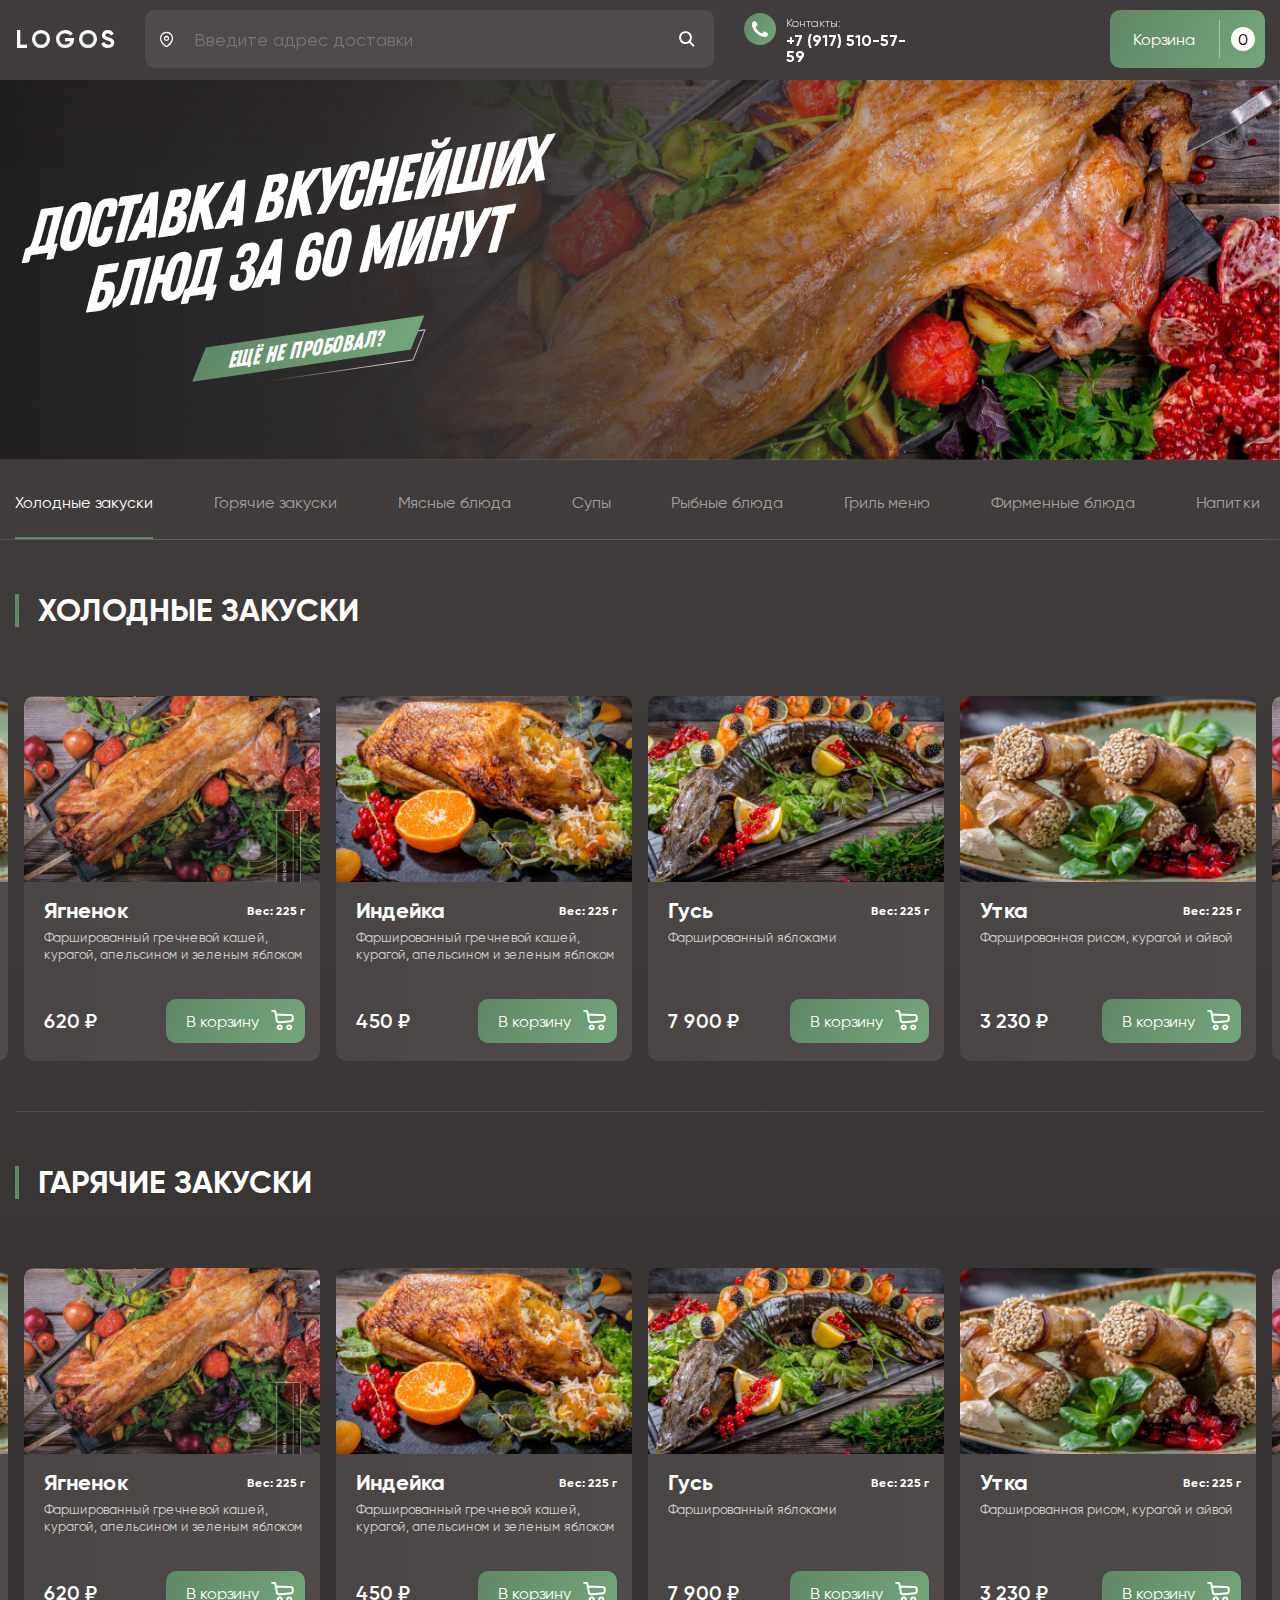
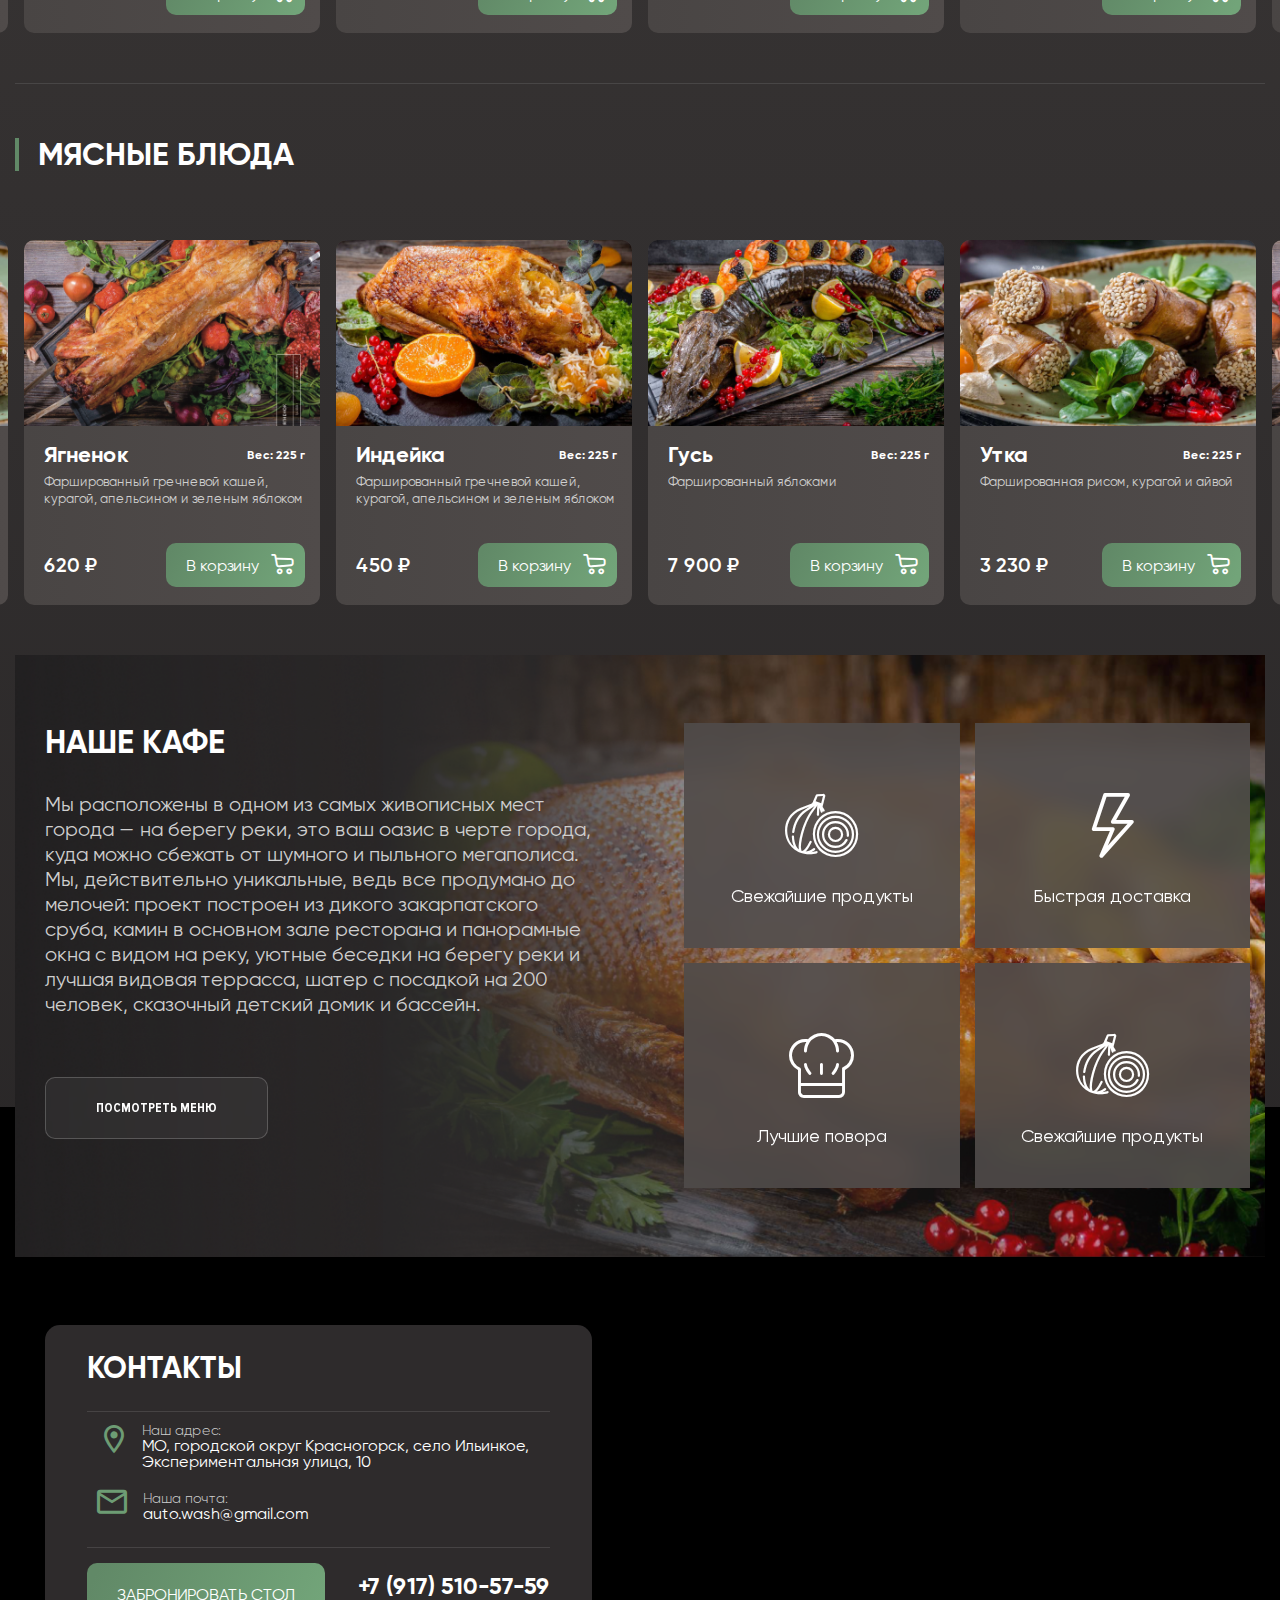
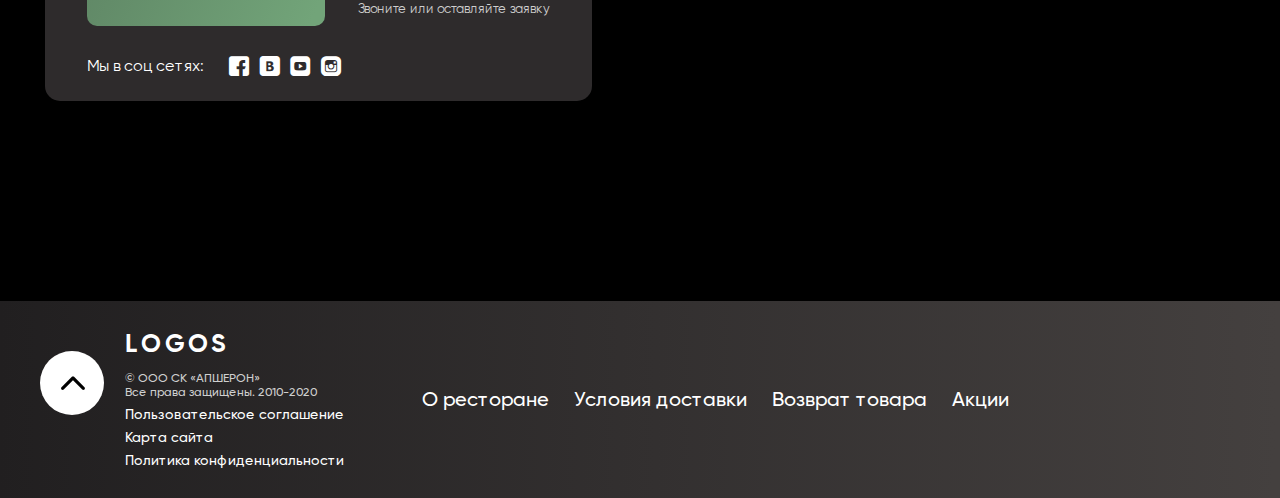
<file: index.html>
<!DOCTYPE html>
<html lang="ru">

<head>
	<title>Главная</title>
	<meta charset="UTF-8">
	<meta name="format-detection" content="telephone=no">
	<link rel="stylesheet" href="css/style.css?_v=20220510142419">
	<meta name="viewport" content="width=device-width, initial-scale=1.0">
</head>

<body>
	<div class="wrapper">
		<header data-scroll-show class="header">
			<div class="header__container">
				<div class="header__content">
					<div class="header__menu menu">
						<button type="button" class="menu__icon icon-menu"><span></span>
							<p class="icon-menu__text">МЕНЮ</p>
						</button>
						<nav class="menu__body">
							<ul class="menu__list">
								<li class="menu__item"><a href="index.html" class="menu__link">Главная</a></li>
								<li class="menu__item"><a href="stock.html" class="menu__link">Акции</a></li>
								<li class="menu__item"><a href="delivery.html" class="menu__link">Доставка</a></li>
								<li class="menu__item"><a href="card-product.html" class="menu__link">Карточка товара</a></li>

							</ul>
						</nav>
					</div>
					<a href="index.html" class="header__logo logo">LOGOS</a>
					<form data-da=".search-form-section__container,767,2" action="#" class="header__form-search search-form _icon-Location2">
						<input type="text" id="search" placeholder="Введите адрес доставки" class="search-form__input ">
						<button class="search-form__label _icon-search"></button>
					</form>
					<div class="header__contact contact-header ">
						<div class="contact-header__icon _icon-phone"></div>
						<div class="contact-header__info ">
							<h4 class="contact-header__title">Контакты:<br></h4>
							<a href="tel:+79175105759" class="contact-header__number">+7 (917) 510-57-59</a>
						</div>
					</div>
					<button data-popup="#popup" class="header__cart-button button cart-button cart-button_desktop">Корзина <p class="cart-button__counter">0</p></button>
					<button data-popup="#popup" hidden class="header__cart-button button cart-button cart-button_mobile _icon-cart">корзина <span class="cart-button__counter">0</span></button>
				</div>
			</div>
		</header>
		<section class="search-form-section">
			<div class="search-form-section__container">
			</div>
		</section>

		<main class="page">
			<section class="mainscreen ">
				<div class="mainscreen-ibg">
					<img src="img/main-bg.png" alt="">
					<div class="mainscreen__container">
						<div class="mainscreen__label">
							<h1 class="mainscreen__title">Доставка ВКУСНЕЙШИХ<br> БЛЮД ЗА 60 МИНУТ</h1>
							<h2 class="mainscreen__subtitle"><span>Ещё не пробовал?</span></h2>
						</div>
					</div>
				</div>
			</section>
			<section id="catalog" data-sticky data-tabs data-tabs-animate="500" class="catalog">
				<div data-sticky-item class="titles titles_sticky titles__slider">
					<ul data-tabs-titles class="titles__container titles__swiper">
						<li data-tabs-title class="titles__slide titles__name _tab-active"><button class="titles__button">Холодные закуски</button></li>
						<li data-tabs-title class="titles__slide titles__name"><button class="titles__button">Горячие закуски</button></li>
						<li data-tabs-title class="titles__slide titles__name"><button class="titles__button">Мясные блюда</button></li>
						<li data-tabs-title class="titles__slide titles__name"><button class="titles__button">Супы</button></li>
						<li data-tabs-title class="titles__slide titles__name"><button class="titles__button">Рыбные блюда</button></li>
						<li data-tabs-title class="titles__slide titles__name"><button class="titles__button">Гриль меню</button></li>
						<li data-tabs-title class="titles__slide titles__name"><button class="titles__button">Фирменные блюда</button></li>
						<li data-tabs-title class="titles__slide titles__name"><button class="titles__button">Напитки</button></li>
					</ul>
				</div>
				<div data-tabs-body class="catalog__categories">
					<div data-tabs-item class="catalog__category category">
						<div class="category__item">
							<div class="category__container">
								<h2 class="category__title">ХОЛОДНЫЕ ЗАКУСКИ</h2>
							</div>
							<div class="category__content">
								<div class="category__slider">
									<div class="category__cards category__swiper">
										<div class="category__card item-card category__slide">
											<a href="card-product.html" class="item-card__image-ibg">
												<img src="img/cards/item-card01.png" alt="">
											</a>
											<div class="item-card__info">
												<div class="item-card__header">
													<a href="#" class="item-card__name">Ягненок</a>
													<p class="item-card__weight">Вес:&nbsp;225&nbsp;г</p>
												</div>
												<p class="item-card__text"> Фаршированный гречневой кашей, курагой, апельсином и зеленым яблоком</p>
												<div class="item-card__buy">
													<p class="item-card__price">620&nbsp;₽</p>
													<button class="item-card__cart-button button button_green _icon-cart">В&nbsp;корзину</button>
												</div>
											</div>
										</div>
										<div class="category__card item-card category__slide">
											<a href="#" class="item-card__image-ibg">
												<img src="img/cards/item-card02.png" alt="">
											</a>
											<div class="item-card__info">
												<div class="item-card__header">
													<a href="#" class="item-card__name">Индейка</a>
													<p class="item-card__weight">Вес:&nbsp;225&nbsp;г</p>
												</div>
												<p class="item-card__text">Фаршированный гречневой кашей, курагой, апельсином и зеленым яблоком</p>
												<div class="item-card__buy">
													<p class="item-card__price">450&nbsp;₽</p>
													<button class="item-card__cart-button button button_green _icon-cart">В&nbsp;корзину</button>
												</div>
											</div>
										</div>
										<div class="category__card item-card category__slide">
											<a href="#" class="item-card__image-ibg">
												<img src="img/cards/item-card03.png" alt="">
											</a>
											<div class="item-card__info">
												<div class="item-card__header">
													<a href="#" class="item-card__name">Гусь</a>
													<p class="item-card__weight">Вес:&nbsp;225&nbsp;г</p>
												</div>
												<p class="item-card__text">Фаршированный яблоками</p>
												<div class="item-card__buy">
													<p class="item-card__price">7&nbsp;900&nbsp;₽</p>
													<button class="item-card__cart-button button button_green _icon-cart">В&nbsp;корзину</button>
												</div>
											</div>
										</div>
										<div class="category__card item-card category__slide">
											<a href="#" class="item-card__image-ibg">
												<img src="img/cards/item-card04.png" alt="">
											</a>
											<div class="item-card__info">
												<div class="item-card__header">
													<a href="#" class="item-card__name">Утка</a>
													<p class="item-card__weight">Вес:&nbsp;225&nbsp;г</p>
												</div>
												<p class="item-card__text">Фаршированная рисом, курагой и айвой </p>
												<div class="item-card__buy">
													<p class="item-card__price">3&nbsp;230&nbsp;₽</p>
													<button class="item-card__cart-button button button_green _icon-cart">В&nbsp;корзину</button>
												</div>
											</div>
										</div>
										<div class="category__card item-card category__slide">
											<div class="item-card__image-ibg">
												<img src="img/cards/item-card01.png" alt="">
											</div>
											<div class="item-card__info">
												<div class="item-card__header">
													<h3 class="item-card__name">Ягненок</h3>
													<p class="item-card__weight">Вес:&nbsp;225&nbsp;г</p>
												</div>
												<p class="item-card__text">Фаршированный гречневой кашей, курагой, апельсином и зеленым яблоком</p>
												<div class="item-card__buy">
													<p class="item-card__price">620&nbsp;₽</p>
													<button class="item-card__cart-button button button_green _icon-cart">В&nbsp;корзину</button>
												</div>
											</div>
										</div>
										<div class="category__card item-card category__slide">
											<div class="item-card__image-ibg">
												<img src="img/cards/item-card02.png" alt="">
											</div>
											<div class="item-card__info">
												<div class="item-card__header">
													<h3 class="item-card__name">Индейка</h3>
													<p class="item-card__weight">Вес:&nbsp;225&nbsp;г</p>
												</div>
												<p class="item-card__text">Фаршированный гречневой кашей, курагой, апельсином и зеленым яблоком</p>
												<div class="item-card__buy">
													<p class="item-card__price">450&nbsp;₽</p>
													<button class="item-card__cart-button button button_green _icon-cart">В&nbsp;корзину</button>
												</div>
											</div>
										</div>
										<div class="category__card item-card category__slide">
											<div class="item-card__image-ibg">
												<img src="img/cards/item-card03.png" alt="">
											</div>
											<div class="item-card__info">
												<div class="item-card__header">
													<h3 class="item-card__name">Гусь</h3>
													<p class="item-card__weight">Вес:&nbsp;225&nbsp;г</p>
												</div>
												<p class="item-card__text">Фаршированный яблоками</p>
												<div class="item-card__buy">
													<p class="item-card__price">7&nbsp;900&nbsp;₽</p>
													<button class="item-card__cart-button button button_green _icon-cart">В&nbsp;корзину</button>
												</div>
											</div>
										</div>
										<div class="category__card item-card category__slide">
											<div class="item-card__image-ibg">
												<img src="img/cards/item-card04.png" alt="">
											</div>
											<div class="item-card__info">
												<div class="item-card__header">
													<h3 class="item-card__name">Утка</h3>
													<p class="item-card__weight">Вес:&nbsp;225&nbsp;г</p>
												</div>
												<p class="item-card__text">Фаршированная рисом, курагой и айвой</p>
												<div class="item-card__buy">
													<p class="item-card__price">3&nbsp;230&nbsp;₽</p>
													<button class="item-card__cart-button button button_green _icon-cart">В корзину</button>
												</div>
											</div>
										</div>
									</div>
								</div>
							</div>
						</div>
						<div class="category__item">
							<div class="category__container">
								<h2 class="category__title">ГАРЯЧИЕ ЗАКУСКИ</h2>
							</div>
							<div class="category__content">
								<div class="category__slider">
									<div class="category__cards category__swiper">
										<div class="category__card item-card category__slide">
											<a href="#" class="item-card__image-ibg">
												<img src="img/cards/item-card01.png" alt="">
											</a>
											<div class="item-card__info">
												<div class="item-card__header">
													<a href="#" class="item-card__name">Ягненок</a>
													<p class="item-card__weight">Вес:&nbsp;225&nbsp;г</p>
												</div>
												<p class="item-card__text">Фаршированный гречневой кашей, курагой, апельсином и зеленым яблоком</p>
												<div class="item-card__buy">
													<p class="item-card__price">620&nbsp;₽</p>
													<button class="item-card__cart-button button button_green _icon-cart">В&nbsp;корзину</button>
												</div>
											</div>
										</div>
										<div class="category__card item-card category__slide">
											<a href="#" class="item-card__image-ibg">
												<img src="img/cards/item-card02.png" alt="">
											</a>
											<div class="item-card__info">
												<div class="item-card__header">
													<a href="#" class="item-card__name">Индейка</a>
													<p class="item-card__weight">Вес:&nbsp;225&nbsp;г</p>
												</div>
												<p class="item-card__text">Фаршированный гречневой кашей, курагой, апельсином и зеленым яблоком</p>
												<div class="item-card__buy">
													<p class="item-card__price">450&nbsp;₽</p>
													<button class="item-card__cart-button button button_green _icon-cart">В&nbsp;корзину</button>
												</div>
											</div>
										</div>
										<div class="category__card item-card category__slide">
											<a href="#" class="item-card__image-ibg">
												<img src="img/cards/item-card03.png" alt="">
											</a>
											<div class="item-card__info">
												<div class="item-card__header">
													<a href="#" class="item-card__name">Гусь</a>
													<p class="item-card__weight">Вес:&nbsp;225&nbsp;г</p>
												</div>
												<p class="item-card__text">Фаршированный яблоками</p>
												<div class="item-card__buy">
													<p class="item-card__price">7&nbsp;900&nbsp;₽</p>
													<button class="item-card__cart-button button button_green _icon-cart">В&nbsp;корзину</button>
												</div>
											</div>
										</div>
										<div class="category__card item-card category__slide">
											<a href="#" class="item-card__image-ibg">
												<img src="img/cards/item-card04.png" alt="">
											</a>
											<div class="item-card__info">
												<div class="item-card__header">
													<a href="#" class="item-card__name">Утка</a>
													<p class="item-card__weight">Вес:&nbsp;225&nbsp;г</p>
												</div>
												<p class="item-card__text">Фаршированная рисом, курагой и айвой </p>
												<div class="item-card__buy">
													<p class="item-card__price">3&nbsp;230&nbsp;₽</p>
													<button class="item-card__cart-button button button_green _icon-cart">В&nbsp;корзину</button>
												</div>
											</div>
										</div>
										<div class="category__card item-card category__slide">
											<div class="item-card__image-ibg">
												<img src="img/cards/item-card01.png" alt="">
											</div>
											<div class="item-card__info">
												<div class="item-card__header">
													<h3 class="item-card__name">Ягненок</h3>
													<p class="item-card__weight">Вес:&nbsp;225&nbsp;г</p>
												</div>
												<p class="item-card__text">Фаршированный гречневой кашей, курагой, апельсином и зеленым яблоком</p>
												<div class="item-card__buy">
													<p class="item-card__price">620&nbsp;₽</p>
													<button class="item-card__cart-button button button_green _icon-cart">В&nbsp;корзину</button>
												</div>
											</div>
										</div>
										<div class="category__card item-card category__slide">
											<div class="item-card__image-ibg">
												<img src="img/cards/item-card02.png" alt="">
											</div>
											<div class="item-card__info">
												<div class="item-card__header">
													<h3 class="item-card__name">Индейка</h3>
													<p class="item-card__weight">Вес:&nbsp;225&nbsp;г</p>
												</div>
												<p class="item-card__text">Фаршированный гречневой кашей, курагой, апельсином и зеленым яблоком</p>
												<div class="item-card__buy">
													<p class="item-card__price">450&nbsp;₽</p>
													<button class="item-card__cart-button button button_green _icon-cart">В&nbsp;корзину</button>
												</div>
											</div>
										</div>
										<div class="category__card item-card category__slide">
											<div class="item-card__image-ibg">
												<img src="img/cards/item-card03.png" alt="">
											</div>
											<div class="item-card__info">
												<div class="item-card__header">
													<h3 class="item-card__name">Гусь</h3>
													<p class="item-card__weight">Вес:&nbsp;225&nbsp;г</p>
												</div>
												<p class="item-card__text">Фаршированный яблоками</p>
												<div class="item-card__buy">
													<p class="item-card__price">7&nbsp;900&nbsp;₽</p>
													<button class="item-card__cart-button button button_green _icon-cart">В&nbsp;корзину</button>
												</div>
											</div>
										</div>
										<div class="category__card item-card category__slide">
											<div class="item-card__image-ibg">
												<img src="img/cards/item-card04.png" alt="">
											</div>
											<div class="item-card__info">
												<div class="item-card__header">
													<h3 class="item-card__name">Утка</h3>
													<p class="item-card__weight">Вес:&nbsp;225&nbsp;г</p>
												</div>
												<p class="item-card__text">Фаршированная рисом, курагой и айвой</p>
												<div class="item-card__buy">
													<p class="item-card__price">3&nbsp;230&nbsp;₽</p>
													<button class="item-card__cart-button button button_green _icon-cart">В корзину</button>
												</div>
											</div>
										</div>
									</div>
								</div>
							</div>
						</div>
						<div class="category__item">
							<div class="category__container">
								<h2 class="category__title">МЯСНЫЕ БЛЮДА</h2>
							</div>
							<div class="category__content">
								<div class="category__slider">
									<div class="category__cards category__swiper">
										<div class="category__card item-card category__slide">
											<a href="#" class="item-card__image-ibg">
												<img src="img/cards/item-card01.png" alt="">
											</a>
											<div class="item-card__info">
												<div class="item-card__header">
													<a href="#" class="item-card__name">Ягненок</a>
													<p class="item-card__weight">Вес:&nbsp;225&nbsp;г</p>
												</div>
												<p class="item-card__text">Фаршированный гречневой кашей, курагой, апельсином и зеленым яблоком</p>
												<div class="item-card__buy">
													<p class="item-card__price">620&nbsp;₽</p>
													<button class="item-card__cart-button button button_green _icon-cart">В&nbsp;корзину</button>
												</div>
											</div>
										</div>
										<div class="category__card item-card category__slide">
											<a href="#" class="item-card__image-ibg">
												<img src="img/cards/item-card02.png" alt="">
											</a>
											<div class="item-card__info">
												<div class="item-card__header">
													<a href="#" class="item-card__name">Индейка</a>
													<p class="item-card__weight">Вес:&nbsp;225&nbsp;г</p>
												</div>
												<p class="item-card__text">Фаршированный гречневой кашей, курагой, апельсином и зеленым яблоком</p>
												<div class="item-card__buy">
													<p class="item-card__price">450&nbsp;₽</p>
													<button class="item-card__cart-button button button_green _icon-cart">В&nbsp;корзину</button>
												</div>
											</div>
										</div>
										<div class="category__card item-card category__slide">
											<a href="#" class="item-card__image-ibg">
												<img src="img/cards/item-card03.png" alt="">
											</a>
											<div class="item-card__info">
												<div class="item-card__header">
													<a href="#" class="item-card__name">Гусь</a>
													<p class="item-card__weight">Вес:&nbsp;225&nbsp;г</p>
												</div>
												<p class="item-card__text">Фаршированный яблоками</p>
												<div class="item-card__buy">
													<p class="item-card__price">7&nbsp;900&nbsp;₽</p>
													<button class="item-card__cart-button button button_green _icon-cart">В&nbsp;корзину</button>
												</div>
											</div>
										</div>
										<div class="category__card item-card category__slide">
											<a href="#" class="item-card__image-ibg">
												<img src="img/cards/item-card04.png" alt="">
											</a>
											<div class="item-card__info">
												<div class="item-card__header">
													<a href="#" class="item-card__name">Утка</a>
													<p class="item-card__weight">Вес:&nbsp;225&nbsp;г</p>
												</div>
												<p class="item-card__text">Фаршированная рисом, курагой и айвой </p>
												<div class="item-card__buy">
													<p class="item-card__price">3&nbsp;230&nbsp;₽</p>
													<button class="item-card__cart-button button button_green _icon-cart">В&nbsp;корзину</button>
												</div>
											</div>
										</div>
										<div class="category__card item-card category__slide">
											<div class="item-card__image-ibg">
												<img src="img/cards/item-card01.png" alt="">
											</div>
											<div class="item-card__info">
												<div class="item-card__header">
													<h3 class="item-card__name">Ягненок</h3>
													<p class="item-card__weight">Вес:&nbsp;225&nbsp;г</p>
												</div>
												<p class="item-card__text">Фаршированный гречневой кашей, курагой, апельсином и зеленым яблоком</p>
												<div class="item-card__buy">
													<p class="item-card__price">620&nbsp;₽</p>
													<button class="item-card__cart-button button button_green _icon-cart">В&nbsp;корзину</button>
												</div>
											</div>
										</div>
										<div class="category__card item-card category__slide">
											<div class="item-card__image-ibg">
												<img src="img/cards/item-card02.png" alt="">
											</div>
											<div class="item-card__info">
												<div class="item-card__header">
													<h3 class="item-card__name">Индейка</h3>
													<p class="item-card__weight">Вес:&nbsp;225&nbsp;г</p>
												</div>
												<p class="item-card__text">Фаршированный гречневой кашей, курагой, апельсином и зеленым яблоком</p>
												<div class="item-card__buy">
													<p class="item-card__price">450&nbsp;₽</p>
													<button class="item-card__cart-button button button_green _icon-cart">В&nbsp;корзину</button>
												</div>
											</div>
										</div>
										<div class="category__card item-card category__slide">
											<div class="item-card__image-ibg">
												<img src="img/cards/item-card03.png" alt="">
											</div>
											<div class="item-card__info">
												<div class="item-card__header">
													<h3 class="item-card__name">Гусь</h3>
													<p class="item-card__weight">Вес:&nbsp;225&nbsp;г</p>
												</div>
												<p class="item-card__text">Фаршированный яблоками</p>
												<div class="item-card__buy">
													<p class="item-card__price">7&nbsp;900&nbsp;₽</p>
													<button class="item-card__cart-button button button_green _icon-cart">В&nbsp;корзину</button>
												</div>
											</div>
										</div>
										<div class="category__card item-card category__slide">
											<div class="item-card__image-ibg">
												<img src="img/cards/item-card04.png" alt="">
											</div>
											<div class="item-card__info">
												<div class="item-card__header">
													<h3 class="item-card__name">Утка</h3>
													<p class="item-card__weight">Вес:&nbsp;225&nbsp;г</p>
												</div>
												<p class="item-card__text">Фаршированная рисом, курагой и айвой</p>
												<div class="item-card__buy">
													<p class="item-card__price">3&nbsp;230&nbsp;₽</p>
													<button class="item-card__cart-button button button_green _icon-cart">В корзину</button>
												</div>
											</div>
										</div>
									</div>
								</div>
							</div>
						</div>
					</div>
				</div>
				<div data-tabs-body class="catalog__categories">
					<div data-tabs-item class="catalog__category category">
						<div class="category__item">
							<div class="category__container">
								<h2 class="category__title">ГОРЯЧИЕ ЗАКУСКИ</h2>
							</div>
							<div class="category__content">
								<div class="category__slider">
									<div class="category__cards category__swiper">
										<div class="category__card item-card category__slide">
											<a href="#" class="item-card__image-ibg">
												<img src="img/cards/item-card01.png" alt="">
											</a>
											<div class="item-card__info">
												<div class="item-card__header">
													<a href="#" class="item-card__name">Ягненок</a>
													<p class="item-card__weight">Вес:&nbsp;225&nbsp;г</p>
												</div>
												<p class="item-card__text">Фаршированный гречневой кашей, курагой, апельсином и зеленым яблоком</p>
												<div class="item-card__buy">
													<p class="item-card__price">620&nbsp;₽</p>
													<button class="item-card__cart-button button button_green _icon-cart">В&nbsp;корзину</button>
												</div>
											</div>
										</div>
										<div class="category__card item-card category__slide">
											<a href="#" class="item-card__image-ibg">
												<img src="img/cards/item-card02.png" alt="">
											</a>
											<div class="item-card__info">
												<div class="item-card__header">
													<a href="#" class="item-card__name">Индейка</a>
													<p class="item-card__weight">Вес:&nbsp;225&nbsp;г</p>
												</div>
												<p class="item-card__text">Фаршированный гречневой кашей, курагой, апельсином и зеленым яблоком</p>
												<div class="item-card__buy">
													<p class="item-card__price">450&nbsp;₽</p>
													<button class="item-card__cart-button button button_green _icon-cart">В&nbsp;корзину</button>
												</div>
											</div>
										</div>
										<div class="category__card item-card category__slide">
											<a href="#" class="item-card__image-ibg">
												<img src="img/cards/item-card03.png" alt="">
											</a>
											<div class="item-card__info">
												<div class="item-card__header">
													<a href="#" class="item-card__name">Гусь</a>
													<p class="item-card__weight">Вес:&nbsp;225&nbsp;г</p>
												</div>
												<p class="item-card__text">Фаршированный яблоками</p>
												<div class="item-card__buy">
													<p class="item-card__price">7&nbsp;900&nbsp;₽</p>
													<button class="item-card__cart-button button button_green _icon-cart">В&nbsp;корзину</button>
												</div>
											</div>
										</div>
										<div class="category__card item-card category__slide">
											<a href="#" class="item-card__image-ibg">
												<img src="img/cards/item-card04.png" alt="">
											</a>
											<div class="item-card__info">
												<div class="item-card__header">
													<a href="#" class="item-card__name">Утка</a>
													<p class="item-card__weight">Вес:&nbsp;225&nbsp;г</p>
												</div>
												<p class="item-card__text">Фаршированная рисом, курагой и айвой </p>
												<div class="item-card__buy">
													<p class="item-card__price">3&nbsp;230&nbsp;₽</p>
													<button class="item-card__cart-button button button_green _icon-cart">В&nbsp;корзину</button>
												</div>
											</div>
										</div>
										<div class="category__card item-card category__slide">
											<div class="item-card__image-ibg">
												<img src="img/cards/item-card01.png" alt="">
											</div>
											<div class="item-card__info">
												<div class="item-card__header">
													<h3 class="item-card__name">Ягненок</h3>
													<p class="item-card__weight">Вес:&nbsp;225&nbsp;г</p>
												</div>
												<p class="item-card__text">Фаршированный гречневой кашей, курагой, апельсином и зеленым яблоком</p>
												<div class="item-card__buy">
													<p class="item-card__price">620&nbsp;₽</p>
													<button class="item-card__cart-button button button_green _icon-cart">В&nbsp;корзину</button>
												</div>
											</div>
										</div>
										<div class="category__card item-card category__slide">
											<div class="item-card__image-ibg">
												<img src="img/cards/item-card02.png" alt="">
											</div>
											<div class="item-card__info">
												<div class="item-card__header">
													<h3 class="item-card__name">Индейка</h3>
													<p class="item-card__weight">Вес:&nbsp;225&nbsp;г</p>
												</div>
												<p class="item-card__text">Фаршированный гречневой кашей, курагой, апельсином и зеленым яблоком</p>
												<div class="item-card__buy">
													<p class="item-card__price">450&nbsp;₽</p>
													<button class="item-card__cart-button button button_green _icon-cart">В&nbsp;корзину</button>
												</div>
											</div>
										</div>
										<div class="category__card item-card category__slide">
											<div class="item-card__image-ibg">
												<img src="img/cards/item-card03.png" alt="">
											</div>
											<div class="item-card__info">
												<div class="item-card__header">
													<h3 class="item-card__name">Гусь</h3>
													<p class="item-card__weight">Вес:&nbsp;225&nbsp;г</p>
												</div>
												<p class="item-card__text">Фаршированный яблоками</p>
												<div class="item-card__buy">
													<p class="item-card__price">7&nbsp;900&nbsp;₽</p>
													<button class="item-card__cart-button button button_green _icon-cart">В&nbsp;корзину</button>
												</div>
											</div>
										</div>
										<div class="category__card item-card category__slide">
											<div class="item-card__image-ibg">
												<img src="img/cards/item-card04.png" alt="">
											</div>
											<div class="item-card__info">
												<div class="item-card__header">
													<h3 class="item-card__name">Утка</h3>
													<p class="item-card__weight">Вес:&nbsp;225&nbsp;г</p>
												</div>
												<p class="item-card__text">Фаршированная рисом, курагой и айвой</p>
												<div class="item-card__buy">
													<p class="item-card__price">3&nbsp;230&nbsp;₽</p>
													<button class="item-card__cart-button button button_green _icon-cart">В корзину</button>
												</div>
											</div>
										</div>
									</div>
								</div>
							</div>
						</div>
						<div class="category__item">
							<div class="category__container">
								<h2 class="category__title">МЯСНЫЕ БЛЮДА</h2>
							</div>
							<div class="category__content">
								<div class="category__slider">
									<div class="category__cards category__swiper">
										<div class="category__card item-card category__slide">
											<a href="#" class="item-card__image-ibg">
												<img src="img/cards/item-card01.png" alt="">
											</a>
											<div class="item-card__info">
												<div class="item-card__header">
													<a href="#" class="item-card__name">Ягненок</a>
													<p class="item-card__weight">Вес:&nbsp;225&nbsp;г</p>
												</div>
												<p class="item-card__text">Фаршированный гречневой кашей, курагой, апельсином и зеленым яблоком</p>
												<div class="item-card__buy">
													<p class="item-card__price">620&nbsp;₽</p>
													<button class="item-card__cart-button button button_green _icon-cart">В&nbsp;корзину</button>
												</div>
											</div>
										</div>
										<div class="category__card item-card category__slide">
											<a href="#" class="item-card__image-ibg">
												<img src="img/cards/item-card02.png" alt="">
											</a>
											<div class="item-card__info">
												<div class="item-card__header">
													<a href="#" class="item-card__name">Индейка</a>
													<p class="item-card__weight">Вес:&nbsp;225&nbsp;г</p>
												</div>
												<p class="item-card__text">Фаршированный гречневой кашей, курагой, апельсином и зеленым яблоком</p>
												<div class="item-card__buy">
													<p class="item-card__price">450&nbsp;₽</p>
													<button class="item-card__cart-button button button_green _icon-cart">В&nbsp;корзину</button>
												</div>
											</div>
										</div>
										<div class="category__card item-card category__slide">
											<a href="#" class="item-card__image-ibg">
												<img src="img/cards/item-card03.png" alt="">
											</a>
											<div class="item-card__info">
												<div class="item-card__header">
													<a href="#" class="item-card__name">Гусь</a>
													<p class="item-card__weight">Вес:&nbsp;225&nbsp;г</p>
												</div>
												<p class="item-card__text">Фаршированный яблоками</p>
												<div class="item-card__buy">
													<p class="item-card__price">7&nbsp;900&nbsp;₽</p>
													<button class="item-card__cart-button button button_green _icon-cart">В&nbsp;корзину</button>
												</div>
											</div>
										</div>
										<div class="category__card item-card category__slide">
											<a href="#" class="item-card__image-ibg">
												<img src="img/cards/item-card04.png" alt="">
											</a>
											<div class="item-card__info">
												<div class="item-card__header">
													<a href="#" class="item-card__name">Утка</a>
													<p class="item-card__weight">Вес:&nbsp;225&nbsp;г</p>
												</div>
												<p class="item-card__text">Фаршированная рисом, курагой и айвой </p>
												<div class="item-card__buy">
													<p class="item-card__price">3&nbsp;230&nbsp;₽</p>
													<button class="item-card__cart-button button button_green _icon-cart">В&nbsp;корзину</button>
												</div>
											</div>
										</div>
										<div class="category__card item-card category__slide">
											<div class="item-card__image-ibg">
												<img src="img/cards/item-card01.png" alt="">
											</div>
											<div class="item-card__info">
												<div class="item-card__header">
													<h3 class="item-card__name">Ягненок</h3>
													<p class="item-card__weight">Вес:&nbsp;225&nbsp;г</p>
												</div>
												<p class="item-card__text">Фаршированный гречневой кашей, курагой, апельсином и зеленым яблоком</p>
												<div class="item-card__buy">
													<p class="item-card__price">620&nbsp;₽</p>
													<button class="item-card__cart-button button button_green _icon-cart">В&nbsp;корзину</button>
												</div>
											</div>
										</div>
										<div class="category__card item-card category__slide">
											<div class="item-card__image-ibg">
												<img src="img/cards/item-card02.png" alt="">
											</div>
											<div class="item-card__info">
												<div class="item-card__header">
													<h3 class="item-card__name">Индейка</h3>
													<p class="item-card__weight">Вес:&nbsp;225&nbsp;г</p>
												</div>
												<p class="item-card__text">Фаршированный гречневой кашей, курагой, апельсином и зеленым яблоком</p>
												<div class="item-card__buy">
													<p class="item-card__price">450&nbsp;₽</p>
													<button class="item-card__cart-button button button_green _icon-cart">В&nbsp;корзину</button>
												</div>
											</div>
										</div>
										<div class="category__card item-card category__slide">
											<div class="item-card__image-ibg">
												<img src="img/cards/item-card03.png" alt="">
											</div>
											<div class="item-card__info">
												<div class="item-card__header">
													<h3 class="item-card__name">Гусь</h3>
													<p class="item-card__weight">Вес:&nbsp;225&nbsp;г</p>
												</div>
												<p class="item-card__text">Фаршированный яблоками</p>
												<div class="item-card__buy">
													<p class="item-card__price">7&nbsp;900&nbsp;₽</p>
													<button class="item-card__cart-button button button_green _icon-cart">В&nbsp;корзину</button>
												</div>
											</div>
										</div>
										<div class="category__card item-card category__slide">
											<div class="item-card__image-ibg">
												<img src="img/cards/item-card04.png" alt="">
											</div>
											<div class="item-card__info">
												<div class="item-card__header">
													<h3 class="item-card__name">Утка</h3>
													<p class="item-card__weight">Вес:&nbsp;225&nbsp;г</p>
												</div>
												<p class="item-card__text">Фаршированная рисом, курагой и айвой</p>
												<div class="item-card__buy">
													<p class="item-card__price">3&nbsp;230&nbsp;₽</p>
													<button class="item-card__cart-button button button_green _icon-cart">В корзину</button>
												</div>
											</div>
										</div>
									</div>
								</div>
							</div>
						</div>
						<div class="category__item">
							<div class="category__container">
								<h2 class="category__title">СУПЫ</h2>
							</div>
							<div class="category__content">
								<div class="category__slider">
									<div class="category__cards category__swiper">
										<div class="category__card item-card category__slide">
											<a href="#" class="item-card__image-ibg">
												<img src="img/cards/item-card01.png" alt="">
											</a>
											<div class="item-card__info">
												<div class="item-card__header">
													<a href="#" class="item-card__name">Ягненок</a>
													<p class="item-card__weight">Вес:&nbsp;225&nbsp;г</p>
												</div>
												<p class="item-card__text">Фаршированный гречневой кашей, курагой, апельсином и зеленым яблоком</p>
												<div class="item-card__buy">
													<p class="item-card__price">620&nbsp;₽</p>
													<button class="item-card__cart-button button button_green _icon-cart">В&nbsp;корзину</button>
												</div>
											</div>
										</div>
										<div class="category__card item-card category__slide">
											<a href="#" class="item-card__image-ibg">
												<img src="img/cards/item-card02.png" alt="">
											</a>
											<div class="item-card__info">
												<div class="item-card__header">
													<a href="#" class="item-card__name">Индейка</a>
													<p class="item-card__weight">Вес:&nbsp;225&nbsp;г</p>
												</div>
												<p class="item-card__text">Фаршированный гречневой кашей, курагой, апельсином и зеленым яблоком</p>
												<div class="item-card__buy">
													<p class="item-card__price">450&nbsp;₽</p>
													<button class="item-card__cart-button button button_green _icon-cart">В&nbsp;корзину</button>
												</div>
											</div>
										</div>
										<div class="category__card item-card category__slide">
											<a href="#" class="item-card__image-ibg">
												<img src="img/cards/item-card03.png" alt="">
											</a>
											<div class="item-card__info">
												<div class="item-card__header">
													<a href="#" class="item-card__name">Гусь</a>
													<p class="item-card__weight">Вес:&nbsp;225&nbsp;г</p>
												</div>
												<p class="item-card__text">Фаршированный яблоками</p>
												<div class="item-card__buy">
													<p class="item-card__price">7&nbsp;900&nbsp;₽</p>
													<button class="item-card__cart-button button button_green _icon-cart">В&nbsp;корзину</button>
												</div>
											</div>
										</div>
										<div class="category__card item-card category__slide">
											<a href="#" class="item-card__image-ibg">
												<img src="img/cards/item-card04.png" alt="">
											</a>
											<div class="item-card__info">
												<div class="item-card__header">
													<a href="#" class="item-card__name">Утка</a>
													<p class="item-card__weight">Вес:&nbsp;225&nbsp;г</p>
												</div>
												<p class="item-card__text">Фаршированная рисом, курагой и айвой </p>
												<div class="item-card__buy">
													<p class="item-card__price">3&nbsp;230&nbsp;₽</p>
													<button class="item-card__cart-button button button_green _icon-cart">В&nbsp;корзину</button>
												</div>
											</div>
										</div>
										<div class="category__card item-card category__slide">
											<div class="item-card__image-ibg">
												<img src="img/cards/item-card01.png" alt="">
											</div>
											<div class="item-card__info">
												<div class="item-card__header">
													<h3 class="item-card__name">Ягненок</h3>
													<p class="item-card__weight">Вес:&nbsp;225&nbsp;г</p>
												</div>
												<p class="item-card__text">Фаршированный гречневой кашей, курагой, апельсином и зеленым яблоком</p>
												<div class="item-card__buy">
													<p class="item-card__price">620&nbsp;₽</p>
													<button class="item-card__cart-button button button_green _icon-cart">В&nbsp;корзину</button>
												</div>
											</div>
										</div>
										<div class="category__card item-card category__slide">
											<div class="item-card__image-ibg">
												<img src="img/cards/item-card02.png" alt="">
											</div>
											<div class="item-card__info">
												<div class="item-card__header">
													<h3 class="item-card__name">Индейка</h3>
													<p class="item-card__weight">Вес:&nbsp;225&nbsp;г</p>
												</div>
												<p class="item-card__text">Фаршированный гречневой кашей, курагой, апельсином и зеленым яблоком</p>
												<div class="item-card__buy">
													<p class="item-card__price">450&nbsp;₽</p>
													<button class="item-card__cart-button button button_green _icon-cart">В&nbsp;корзину</button>
												</div>
											</div>
										</div>
										<div class="category__card item-card category__slide">
											<div class="item-card__image-ibg">
												<img src="img/cards/item-card03.png" alt="">
											</div>
											<div class="item-card__info">
												<div class="item-card__header">
													<h3 class="item-card__name">Гусь</h3>
													<p class="item-card__weight">Вес:&nbsp;225&nbsp;г</p>
												</div>
												<p class="item-card__text">Фаршированный яблоками</p>
												<div class="item-card__buy">
													<p class="item-card__price">7&nbsp;900&nbsp;₽</p>
													<button class="item-card__cart-button button button_green _icon-cart">В&nbsp;корзину</button>
												</div>
											</div>
										</div>
										<div class="category__card item-card category__slide">
											<div class="item-card__image-ibg">
												<img src="img/cards/item-card04.png" alt="">
											</div>
											<div class="item-card__info">
												<div class="item-card__header">
													<h3 class="item-card__name">Утка</h3>
													<p class="item-card__weight">Вес:&nbsp;225&nbsp;г</p>
												</div>
												<p class="item-card__text">Фаршированная рисом, курагой и айвой</p>
												<div class="item-card__buy">
													<p class="item-card__price">3&nbsp;230&nbsp;₽</p>
													<button class="item-card__cart-button button button_green _icon-cart">В корзину</button>
												</div>
											</div>
										</div>
									</div>
								</div>
							</div>
						</div>
					</div>
				</div>
				<div data-tabs-body class="catalog__categories">
					<div data-tabs-item class="catalog__category category">
						<div class="category__item">
							<div class="category__container">
								<h2 class="category__title">МЯСНЫЕ БЛЮДА</h2>
							</div>
							<div class="category__content">
								<div class="category__slider">
									<div class="category__cards category__swiper">
										<div class="category__card item-card category__slide">
											<a href="#" class="item-card__image-ibg">
												<img src="img/cards/item-card01.png" alt="">
											</a>
											<div class="item-card__info">
												<div class="item-card__header">
													<a href="#" class="item-card__name">Ягненок</a>
													<p class="item-card__weight">Вес:&nbsp;225&nbsp;г</p>
												</div>
												<p class="item-card__text">Фаршированный гречневой кашей, курагой, апельсином и зеленым яблоком</p>
												<div class="item-card__buy">
													<p class="item-card__price">620&nbsp;₽</p>
													<button class="item-card__cart-button button button_green _icon-cart">В&nbsp;корзину</button>
												</div>
											</div>
										</div>
										<div class="category__card item-card category__slide">
											<a href="#" class="item-card__image-ibg">
												<img src="img/cards/item-card02.png" alt="">
											</a>
											<div class="item-card__info">
												<div class="item-card__header">
													<a href="#" class="item-card__name">Индейка</a>
													<p class="item-card__weight">Вес:&nbsp;225&nbsp;г</p>
												</div>
												<p class="item-card__text">Фаршированный гречневой кашей, курагой, апельсином и зеленым яблоком</p>
												<div class="item-card__buy">
													<p class="item-card__price">450&nbsp;₽</p>
													<button class="item-card__cart-button button button_green _icon-cart">В&nbsp;корзину</button>
												</div>
											</div>
										</div>
										<div class="category__card item-card category__slide">
											<a href="#" class="item-card__image-ibg">
												<img src="img/cards/item-card03.png" alt="">
											</a>
											<div class="item-card__info">
												<div class="item-card__header">
													<a href="#" class="item-card__name">Гусь</a>
													<p class="item-card__weight">Вес:&nbsp;225&nbsp;г</p>
												</div>
												<p class="item-card__text">Фаршированный яблоками</p>
												<div class="item-card__buy">
													<p class="item-card__price">7&nbsp;900&nbsp;₽</p>
													<button class="item-card__cart-button button button_green _icon-cart">В&nbsp;корзину</button>
												</div>
											</div>
										</div>
										<div class="category__card item-card category__slide">
											<a href="#" class="item-card__image-ibg">
												<img src="img/cards/item-card04.png" alt="">
											</a>
											<div class="item-card__info">
												<div class="item-card__header">
													<a href="#" class="item-card__name">Утка</a>
													<p class="item-card__weight">Вес:&nbsp;225&nbsp;г</p>
												</div>
												<p class="item-card__text">Фаршированная рисом, курагой и айвой </p>
												<div class="item-card__buy">
													<p class="item-card__price">3&nbsp;230&nbsp;₽</p>
													<button class="item-card__cart-button button button_green _icon-cart">В&nbsp;корзину</button>
												</div>
											</div>
										</div>
										<div class="category__card item-card category__slide">
											<div class="item-card__image-ibg">
												<img src="img/cards/item-card01.png" alt="">
											</div>
											<div class="item-card__info">
												<div class="item-card__header">
													<h3 class="item-card__name">Ягненок</h3>
													<p class="item-card__weight">Вес:&nbsp;225&nbsp;г</p>
												</div>
												<p class="item-card__text">Фаршированный гречневой кашей, курагой, апельсином и зеленым яблоком</p>
												<div class="item-card__buy">
													<p class="item-card__price">620&nbsp;₽</p>
													<button class="item-card__cart-button button button_green _icon-cart">В&nbsp;корзину</button>
												</div>
											</div>
										</div>
										<div class="category__card item-card category__slide">
											<div class="item-card__image-ibg">
												<img src="img/cards/item-card02.png" alt="">
											</div>
											<div class="item-card__info">
												<div class="item-card__header">
													<h3 class="item-card__name">Индейка</h3>
													<p class="item-card__weight">Вес:&nbsp;225&nbsp;г</p>
												</div>
												<p class="item-card__text">Фаршированный гречневой кашей, курагой, апельсином и зеленым яблоком</p>
												<div class="item-card__buy">
													<p class="item-card__price">450&nbsp;₽</p>
													<button class="item-card__cart-button button button_green _icon-cart">В&nbsp;корзину</button>
												</div>
											</div>
										</div>
										<div class="category__card item-card category__slide">
											<div class="item-card__image-ibg">
												<img src="img/cards/item-card03.png" alt="">
											</div>
											<div class="item-card__info">
												<div class="item-card__header">
													<h3 class="item-card__name">Гусь</h3>
													<p class="item-card__weight">Вес:&nbsp;225&nbsp;г</p>
												</div>
												<p class="item-card__text">Фаршированный яблоками</p>
												<div class="item-card__buy">
													<p class="item-card__price">7&nbsp;900&nbsp;₽</p>
													<button class="item-card__cart-button button button_green _icon-cart">В&nbsp;корзину</button>
												</div>
											</div>
										</div>
										<div class="category__card item-card category__slide">
											<div class="item-card__image-ibg">
												<img src="img/cards/item-card04.png" alt="">
											</div>
											<div class="item-card__info">
												<div class="item-card__header">
													<h3 class="item-card__name">Утка</h3>
													<p class="item-card__weight">Вес:&nbsp;225&nbsp;г</p>
												</div>
												<p class="item-card__text">Фаршированная рисом, курагой и айвой</p>
												<div class="item-card__buy">
													<p class="item-card__price">3&nbsp;230&nbsp;₽</p>
													<button class="item-card__cart-button button button_green _icon-cart">В корзину</button>
												</div>
											</div>
										</div>
									</div>
								</div>
							</div>
						</div>
						<div class="category__item">
							<div class="category__container">
								<h2 class="category__title">СУПЫ</h2>
							</div>
							<div class="category__content">
								<div class="category__slider">
									<div class="category__cards category__swiper">
										<div class="category__card item-card category__slide">
											<a href="#" class="item-card__image-ibg">
												<img src="img/cards/item-card01.png" alt="">
											</a>
											<div class="item-card__info">
												<div class="item-card__header">
													<a href="#" class="item-card__name">Ягненок</a>
													<p class="item-card__weight">Вес:&nbsp;225&nbsp;г</p>
												</div>
												<p class="item-card__text">Фаршированный гречневой кашей, курагой, апельсином и зеленым яблоком</p>
												<div class="item-card__buy">
													<p class="item-card__price">620&nbsp;₽</p>
													<button class="item-card__cart-button button button_green _icon-cart">В&nbsp;корзину</button>
												</div>
											</div>
										</div>
										<div class="category__card item-card category__slide">
											<a href="#" class="item-card__image-ibg">
												<img src="img/cards/item-card02.png" alt="">
											</a>
											<div class="item-card__info">
												<div class="item-card__header">
													<a href="#" class="item-card__name">Индейка</a>
													<p class="item-card__weight">Вес:&nbsp;225&nbsp;г</p>
												</div>
												<p class="item-card__text">Фаршированный гречневой кашей, курагой, апельсином и зеленым яблоком</p>
												<div class="item-card__buy">
													<p class="item-card__price">450&nbsp;₽</p>
													<button class="item-card__cart-button button button_green _icon-cart">В&nbsp;корзину</button>
												</div>
											</div>
										</div>
										<div class="category__card item-card category__slide">
											<a href="#" class="item-card__image-ibg">
												<img src="img/cards/item-card03.png" alt="">
											</a>
											<div class="item-card__info">
												<div class="item-card__header">
													<a href="#" class="item-card__name">Гусь</a>
													<p class="item-card__weight">Вес:&nbsp;225&nbsp;г</p>
												</div>
												<p class="item-card__text">Фаршированный яблоками</p>
												<div class="item-card__buy">
													<p class="item-card__price">7&nbsp;900&nbsp;₽</p>
													<button class="item-card__cart-button button button_green _icon-cart">В&nbsp;корзину</button>
												</div>
											</div>
										</div>
										<div class="category__card item-card category__slide">
											<a href="#" class="item-card__image-ibg">
												<img src="img/cards/item-card04.png" alt="">
											</a>
											<div class="item-card__info">
												<div class="item-card__header">
													<a href="#" class="item-card__name">Утка</a>
													<p class="item-card__weight">Вес:&nbsp;225&nbsp;г</p>
												</div>
												<p class="item-card__text">Фаршированная рисом, курагой и айвой </p>
												<div class="item-card__buy">
													<p class="item-card__price">3&nbsp;230&nbsp;₽</p>
													<button class="item-card__cart-button button button_green _icon-cart">В&nbsp;корзину</button>
												</div>
											</div>
										</div>
										<div class="category__card item-card category__slide">
											<div class="item-card__image-ibg">
												<img src="img/cards/item-card01.png" alt="">
											</div>
											<div class="item-card__info">
												<div class="item-card__header">
													<h3 class="item-card__name">Ягненок</h3>
													<p class="item-card__weight">Вес:&nbsp;225&nbsp;г</p>
												</div>
												<p class="item-card__text">Фаршированный гречневой кашей, курагой, апельсином и зеленым яблоком</p>
												<div class="item-card__buy">
													<p class="item-card__price">620&nbsp;₽</p>
													<button class="item-card__cart-button button button_green _icon-cart">В&nbsp;корзину</button>
												</div>
											</div>
										</div>
										<div class="category__card item-card category__slide">
											<div class="item-card__image-ibg">
												<img src="img/cards/item-card02.png" alt="">
											</div>
											<div class="item-card__info">
												<div class="item-card__header">
													<h3 class="item-card__name">Индейка</h3>
													<p class="item-card__weight">Вес:&nbsp;225&nbsp;г</p>
												</div>
												<p class="item-card__text">Фаршированный гречневой кашей, курагой, апельсином и зеленым яблоком</p>
												<div class="item-card__buy">
													<p class="item-card__price">450&nbsp;₽</p>
													<button class="item-card__cart-button button button_green _icon-cart">В&nbsp;корзину</button>
												</div>
											</div>
										</div>
										<div class="category__card item-card category__slide">
											<div class="item-card__image-ibg">
												<img src="img/cards/item-card03.png" alt="">
											</div>
											<div class="item-card__info">
												<div class="item-card__header">
													<h3 class="item-card__name">Гусь</h3>
													<p class="item-card__weight">Вес:&nbsp;225&nbsp;г</p>
												</div>
												<p class="item-card__text">Фаршированный яблоками</p>
												<div class="item-card__buy">
													<p class="item-card__price">7&nbsp;900&nbsp;₽</p>
													<button class="item-card__cart-button button button_green _icon-cart">В&nbsp;корзину</button>
												</div>
											</div>
										</div>
										<div class="category__card item-card category__slide">
											<div class="item-card__image-ibg">
												<img src="img/cards/item-card04.png" alt="">
											</div>
											<div class="item-card__info">
												<div class="item-card__header">
													<h3 class="item-card__name">Утка</h3>
													<p class="item-card__weight">Вес:&nbsp;225&nbsp;г</p>
												</div>
												<p class="item-card__text">Фаршированная рисом, курагой и айвой</p>
												<div class="item-card__buy">
													<p class="item-card__price">3&nbsp;230&nbsp;₽</p>
													<button class="item-card__cart-button button button_green _icon-cart">В корзину</button>
												</div>
											</div>
										</div>
									</div>
								</div>
							</div>
						</div>
						<div class="category__item">
							<div class="category__container">
								<h2 class="category__title">РЫБНЫЕ БЛЮДА</h2>
							</div>
							<div class="category__content">
								<div class="category__slider">
									<div class="category__cards category__swiper">
										<div class="category__card item-card category__slide">
											<a href="#" class="item-card__image-ibg">
												<img src="img/cards/item-card01.png" alt="">
											</a>
											<div class="item-card__info">
												<div class="item-card__header">
													<a href="#" class="item-card__name">Ягненок</a>
													<p class="item-card__weight">Вес:&nbsp;225&nbsp;г</p>
												</div>
												<p class="item-card__text">Фаршированный гречневой кашей, курагой, апельсином и зеленым яблоком</p>
												<div class="item-card__buy">
													<p class="item-card__price">620&nbsp;₽</p>
													<button class="item-card__cart-button button button_green _icon-cart">В&nbsp;корзину</button>
												</div>
											</div>
										</div>
										<div class="category__card item-card category__slide">
											<a href="#" class="item-card__image-ibg">
												<img src="img/cards/item-card02.png" alt="">
											</a>
											<div class="item-card__info">
												<div class="item-card__header">
													<a href="#" class="item-card__name">Индейка</a>
													<p class="item-card__weight">Вес:&nbsp;225&nbsp;г</p>
												</div>
												<p class="item-card__text">Фаршированный гречневой кашей, курагой, апельсином и зеленым яблоком</p>
												<div class="item-card__buy">
													<p class="item-card__price">450&nbsp;₽</p>
													<button class="item-card__cart-button button button_green _icon-cart">В&nbsp;корзину</button>
												</div>
											</div>
										</div>
										<div class="category__card item-card category__slide">
											<a href="#" class="item-card__image-ibg">
												<img src="img/cards/item-card03.png" alt="">
											</a>
											<div class="item-card__info">
												<div class="item-card__header">
													<a href="#" class="item-card__name">Гусь</a>
													<p class="item-card__weight">Вес:&nbsp;225&nbsp;г</p>
												</div>
												<p class="item-card__text">Фаршированный яблоками</p>
												<div class="item-card__buy">
													<p class="item-card__price">7&nbsp;900&nbsp;₽</p>
													<button class="item-card__cart-button button button_green _icon-cart">В&nbsp;корзину</button>
												</div>
											</div>
										</div>
										<div class="category__card item-card category__slide">
											<a href="#" class="item-card__image-ibg">
												<img src="img/cards/item-card04.png" alt="">
											</a>
											<div class="item-card__info">
												<div class="item-card__header">
													<a href="#" class="item-card__name">Утка</a>
													<p class="item-card__weight">Вес:&nbsp;225&nbsp;г</p>
												</div>
												<p class="item-card__text">Фаршированная рисом, курагой и айвой </p>
												<div class="item-card__buy">
													<p class="item-card__price">3&nbsp;230&nbsp;₽</p>
													<button class="item-card__cart-button button button_green _icon-cart">В&nbsp;корзину</button>
												</div>
											</div>
										</div>
										<div class="category__card item-card category__slide">
											<div class="item-card__image-ibg">
												<img src="img/cards/item-card01.png" alt="">
											</div>
											<div class="item-card__info">
												<div class="item-card__header">
													<h3 class="item-card__name">Ягненок</h3>
													<p class="item-card__weight">Вес:&nbsp;225&nbsp;г</p>
												</div>
												<p class="item-card__text">Фаршированный гречневой кашей, курагой, апельсином и зеленым яблоком</p>
												<div class="item-card__buy">
													<p class="item-card__price">620&nbsp;₽</p>
													<button class="item-card__cart-button button button_green _icon-cart">В&nbsp;корзину</button>
												</div>
											</div>
										</div>
										<div class="category__card item-card category__slide">
											<div class="item-card__image-ibg">
												<img src="img/cards/item-card02.png" alt="">
											</div>
											<div class="item-card__info">
												<div class="item-card__header">
													<h3 class="item-card__name">Индейка</h3>
													<p class="item-card__weight">Вес:&nbsp;225&nbsp;г</p>
												</div>
												<p class="item-card__text">Фаршированный гречневой кашей, курагой, апельсином и зеленым яблоком</p>
												<div class="item-card__buy">
													<p class="item-card__price">450&nbsp;₽</p>
													<button class="item-card__cart-button button button_green _icon-cart">В&nbsp;корзину</button>
												</div>
											</div>
										</div>
										<div class="category__card item-card category__slide">
											<div class="item-card__image-ibg">
												<img src="img/cards/item-card03.png" alt="">
											</div>
											<div class="item-card__info">
												<div class="item-card__header">
													<h3 class="item-card__name">Гусь</h3>
													<p class="item-card__weight">Вес:&nbsp;225&nbsp;г</p>
												</div>
												<p class="item-card__text">Фаршированный яблоками</p>
												<div class="item-card__buy">
													<p class="item-card__price">7&nbsp;900&nbsp;₽</p>
													<button class="item-card__cart-button button button_green _icon-cart">В&nbsp;корзину</button>
												</div>
											</div>
										</div>
										<div class="category__card item-card category__slide">
											<div class="item-card__image-ibg">
												<img src="img/cards/item-card04.png" alt="">
											</div>
											<div class="item-card__info">
												<div class="item-card__header">
													<h3 class="item-card__name">Утка</h3>
													<p class="item-card__weight">Вес:&nbsp;225&nbsp;г</p>
												</div>
												<p class="item-card__text">Фаршированная рисом, курагой и айвой</p>
												<div class="item-card__buy">
													<p class="item-card__price">3&nbsp;230&nbsp;₽</p>
													<button class="item-card__cart-button button button_green _icon-cart">В корзину</button>
												</div>
											</div>
										</div>
									</div>
								</div>
							</div>
						</div>
					</div>
				</div>
				<div data-tabs-body class="catalog__categories">
					<div data-tabs-item class="catalog__category category">
						<div class="category__item">
							<div class="category__container">
								<h2 class="category__title">СУПЫ</h2>
							</div>
							<div class="category__content">
								<div class="category__slider">
									<div class="category__cards category__swiper">
										<div class="category__card item-card category__slide">
											<a href="#" class="item-card__image-ibg">
												<img src="img/cards/item-card01.png" alt="">
											</a>
											<div class="item-card__info">
												<div class="item-card__header">
													<a href="#" class="item-card__name">Ягненок</a>
													<p class="item-card__weight">Вес:&nbsp;225&nbsp;г</p>
												</div>
												<p class="item-card__text">Фаршированный гречневой кашей, курагой, апельсином и зеленым яблоком</p>
												<div class="item-card__buy">
													<p class="item-card__price">620&nbsp;₽</p>
													<button class="item-card__cart-button button button_green _icon-cart">В&nbsp;корзину</button>
												</div>
											</div>
										</div>
										<div class="category__card item-card category__slide">
											<a href="#" class="item-card__image-ibg">
												<img src="img/cards/item-card02.png" alt="">
											</a>
											<div class="item-card__info">
												<div class="item-card__header">
													<a href="#" class="item-card__name">Индейка</a>
													<p class="item-card__weight">Вес:&nbsp;225&nbsp;г</p>
												</div>
												<p class="item-card__text">Фаршированный гречневой кашей, курагой, апельсином и зеленым яблоком</p>
												<div class="item-card__buy">
													<p class="item-card__price">450&nbsp;₽</p>
													<button class="item-card__cart-button button button_green _icon-cart">В&nbsp;корзину</button>
												</div>
											</div>
										</div>
										<div class="category__card item-card category__slide">
											<a href="#" class="item-card__image-ibg">
												<img src="img/cards/item-card03.png" alt="">
											</a>
											<div class="item-card__info">
												<div class="item-card__header">
													<a href="#" class="item-card__name">Гусь</a>
													<p class="item-card__weight">Вес:&nbsp;225&nbsp;г</p>
												</div>
												<p class="item-card__text">Фаршированный яблоками</p>
												<div class="item-card__buy">
													<p class="item-card__price">7&nbsp;900&nbsp;₽</p>
													<button class="item-card__cart-button button button_green _icon-cart">В&nbsp;корзину</button>
												</div>
											</div>
										</div>
										<div class="category__card item-card category__slide">
											<a href="#" class="item-card__image-ibg">
												<img src="img/cards/item-card04.png" alt="">
											</a>
											<div class="item-card__info">
												<div class="item-card__header">
													<a href="#" class="item-card__name">Утка</a>
													<p class="item-card__weight">Вес:&nbsp;225&nbsp;г</p>
												</div>
												<p class="item-card__text">Фаршированная рисом, курагой и айвой </p>
												<div class="item-card__buy">
													<p class="item-card__price">3&nbsp;230&nbsp;₽</p>
													<button class="item-card__cart-button button button_green _icon-cart">В&nbsp;корзину</button>
												</div>
											</div>
										</div>
										<div class="category__card item-card category__slide">
											<div class="item-card__image-ibg">
												<img src="img/cards/item-card01.png" alt="">
											</div>
											<div class="item-card__info">
												<div class="item-card__header">
													<h3 class="item-card__name">Ягненок</h3>
													<p class="item-card__weight">Вес:&nbsp;225&nbsp;г</p>
												</div>
												<p class="item-card__text">Фаршированный гречневой кашей, курагой, апельсином и зеленым яблоком</p>
												<div class="item-card__buy">
													<p class="item-card__price">620&nbsp;₽</p>
													<button class="item-card__cart-button button button_green _icon-cart">В&nbsp;корзину</button>
												</div>
											</div>
										</div>
										<div class="category__card item-card category__slide">
											<div class="item-card__image-ibg">
												<img src="img/cards/item-card02.png" alt="">
											</div>
											<div class="item-card__info">
												<div class="item-card__header">
													<h3 class="item-card__name">Индейка</h3>
													<p class="item-card__weight">Вес:&nbsp;225&nbsp;г</p>
												</div>
												<p class="item-card__text">Фаршированный гречневой кашей, курагой, апельсином и зеленым яблоком</p>
												<div class="item-card__buy">
													<p class="item-card__price">450&nbsp;₽</p>
													<button class="item-card__cart-button button button_green _icon-cart">В&nbsp;корзину</button>
												</div>
											</div>
										</div>
										<div class="category__card item-card category__slide">
											<div class="item-card__image-ibg">
												<img src="img/cards/item-card03.png" alt="">
											</div>
											<div class="item-card__info">
												<div class="item-card__header">
													<h3 class="item-card__name">Гусь</h3>
													<p class="item-card__weight">Вес:&nbsp;225&nbsp;г</p>
												</div>
												<p class="item-card__text">Фаршированный яблоками</p>
												<div class="item-card__buy">
													<p class="item-card__price">7&nbsp;900&nbsp;₽</p>
													<button class="item-card__cart-button button button_green _icon-cart">В&nbsp;корзину</button>
												</div>
											</div>
										</div>
										<div class="category__card item-card category__slide">
											<div class="item-card__image-ibg">
												<img src="img/cards/item-card04.png" alt="">
											</div>
											<div class="item-card__info">
												<div class="item-card__header">
													<h3 class="item-card__name">Утка</h3>
													<p class="item-card__weight">Вес:&nbsp;225&nbsp;г</p>
												</div>
												<p class="item-card__text">Фаршированная рисом, курагой и айвой</p>
												<div class="item-card__buy">
													<p class="item-card__price">3&nbsp;230&nbsp;₽</p>
													<button class="item-card__cart-button button button_green _icon-cart">В корзину</button>
												</div>
											</div>
										</div>
									</div>
								</div>
							</div>
						</div>
						<div class="category__item">
							<div class="category__container">
								<h2 class="category__title">РЫБНЫЕ БЛЮДА</h2>
							</div>
							<div class="category__content">
								<div class="category__slider">
									<div class="category__cards category__swiper">
										<div class="category__card item-card category__slide">
											<a href="#" class="item-card__image-ibg">
												<img src="img/cards/item-card01.png" alt="">
											</a>
											<div class="item-card__info">
												<div class="item-card__header">
													<a href="#" class="item-card__name">Ягненок</a>
													<p class="item-card__weight">Вес:&nbsp;225&nbsp;г</p>
												</div>
												<p class="item-card__text">Фаршированный гречневой кашей, курагой, апельсином и зеленым яблоком</p>
												<div class="item-card__buy">
													<p class="item-card__price">620&nbsp;₽</p>
													<button class="item-card__cart-button button button_green _icon-cart">В&nbsp;корзину</button>
												</div>
											</div>
										</div>
										<div class="category__card item-card category__slide">
											<a href="#" class="item-card__image-ibg">
												<img src="img/cards/item-card02.png" alt="">
											</a>
											<div class="item-card__info">
												<div class="item-card__header">
													<a href="#" class="item-card__name">Индейка</a>
													<p class="item-card__weight">Вес:&nbsp;225&nbsp;г</p>
												</div>
												<p class="item-card__text">Фаршированный гречневой кашей, курагой, апельсином и зеленым яблоком</p>
												<div class="item-card__buy">
													<p class="item-card__price">450&nbsp;₽</p>
													<button class="item-card__cart-button button button_green _icon-cart">В&nbsp;корзину</button>
												</div>
											</div>
										</div>
										<div class="category__card item-card category__slide">
											<a href="#" class="item-card__image-ibg">
												<img src="img/cards/item-card03.png" alt="">
											</a>
											<div class="item-card__info">
												<div class="item-card__header">
													<a href="#" class="item-card__name">Гусь</a>
													<p class="item-card__weight">Вес:&nbsp;225&nbsp;г</p>
												</div>
												<p class="item-card__text">Фаршированный яблоками</p>
												<div class="item-card__buy">
													<p class="item-card__price">7&nbsp;900&nbsp;₽</p>
													<button class="item-card__cart-button button button_green _icon-cart">В&nbsp;корзину</button>
												</div>
											</div>
										</div>
										<div class="category__card item-card category__slide">
											<a href="#" class="item-card__image-ibg">
												<img src="img/cards/item-card04.png" alt="">
											</a>
											<div class="item-card__info">
												<div class="item-card__header">
													<a href="#" class="item-card__name">Утка</a>
													<p class="item-card__weight">Вес:&nbsp;225&nbsp;г</p>
												</div>
												<p class="item-card__text">Фаршированная рисом, курагой и айвой </p>
												<div class="item-card__buy">
													<p class="item-card__price">3&nbsp;230&nbsp;₽</p>
													<button class="item-card__cart-button button button_green _icon-cart">В&nbsp;корзину</button>
												</div>
											</div>
										</div>
										<div class="category__card item-card category__slide">
											<div class="item-card__image-ibg">
												<img src="img/cards/item-card01.png" alt="">
											</div>
											<div class="item-card__info">
												<div class="item-card__header">
													<h3 class="item-card__name">Ягненок</h3>
													<p class="item-card__weight">Вес:&nbsp;225&nbsp;г</p>
												</div>
												<p class="item-card__text">Фаршированный гречневой кашей, курагой, апельсином и зеленым яблоком</p>
												<div class="item-card__buy">
													<p class="item-card__price">620&nbsp;₽</p>
													<button class="item-card__cart-button button button_green _icon-cart">В&nbsp;корзину</button>
												</div>
											</div>
										</div>
										<div class="category__card item-card category__slide">
											<div class="item-card__image-ibg">
												<img src="img/cards/item-card02.png" alt="">
											</div>
											<div class="item-card__info">
												<div class="item-card__header">
													<h3 class="item-card__name">Индейка</h3>
													<p class="item-card__weight">Вес:&nbsp;225&nbsp;г</p>
												</div>
												<p class="item-card__text">Фаршированный гречневой кашей, курагой, апельсином и зеленым яблоком</p>
												<div class="item-card__buy">
													<p class="item-card__price">450&nbsp;₽</p>
													<button class="item-card__cart-button button button_green _icon-cart">В&nbsp;корзину</button>
												</div>
											</div>
										</div>
										<div class="category__card item-card category__slide">
											<div class="item-card__image-ibg">
												<img src="img/cards/item-card03.png" alt="">
											</div>
											<div class="item-card__info">
												<div class="item-card__header">
													<h3 class="item-card__name">Гусь</h3>
													<p class="item-card__weight">Вес:&nbsp;225&nbsp;г</p>
												</div>
												<p class="item-card__text">Фаршированный яблоками</p>
												<div class="item-card__buy">
													<p class="item-card__price">7&nbsp;900&nbsp;₽</p>
													<button class="item-card__cart-button button button_green _icon-cart">В&nbsp;корзину</button>
												</div>
											</div>
										</div>
										<div class="category__card item-card category__slide">
											<div class="item-card__image-ibg">
												<img src="img/cards/item-card04.png" alt="">
											</div>
											<div class="item-card__info">
												<div class="item-card__header">
													<h3 class="item-card__name">Утка</h3>
													<p class="item-card__weight">Вес:&nbsp;225&nbsp;г</p>
												</div>
												<p class="item-card__text">Фаршированная рисом, курагой и айвой</p>
												<div class="item-card__buy">
													<p class="item-card__price">3&nbsp;230&nbsp;₽</p>
													<button class="item-card__cart-button button button_green _icon-cart">В корзину</button>
												</div>
											</div>
										</div>
									</div>
								</div>
							</div>
						</div>
						<div class="category__item">
							<div class="category__container">
								<h2 class="category__title">ГРИЛЬ МЕНЮ</h2>
							</div>
							<div class="category__content">
								<div class="category__slider">
									<div class="category__cards category__swiper">
										<div class="category__card item-card category__slide">
											<a href="#" class="item-card__image-ibg">
												<img src="img/cards/item-card01.png" alt="">
											</a>
											<div class="item-card__info">
												<div class="item-card__header">
													<a href="#" class="item-card__name">Ягненок</a>
													<p class="item-card__weight">Вес:&nbsp;225&nbsp;г</p>
												</div>
												<p class="item-card__text">Фаршированный гречневой кашей, курагой, апельсином и зеленым яблоком</p>
												<div class="item-card__buy">
													<p class="item-card__price">620&nbsp;₽</p>
													<button class="item-card__cart-button button button_green _icon-cart">В&nbsp;корзину</button>
												</div>
											</div>
										</div>
										<div class="category__card item-card category__slide">
											<a href="#" class="item-card__image-ibg">
												<img src="img/cards/item-card02.png" alt="">
											</a>
											<div class="item-card__info">
												<div class="item-card__header">
													<a href="#" class="item-card__name">Индейка</a>
													<p class="item-card__weight">Вес:&nbsp;225&nbsp;г</p>
												</div>
												<p class="item-card__text">Фаршированный гречневой кашей, курагой, апельсином и зеленым яблоком</p>
												<div class="item-card__buy">
													<p class="item-card__price">450&nbsp;₽</p>
													<button class="item-card__cart-button button button_green _icon-cart">В&nbsp;корзину</button>
												</div>
											</div>
										</div>
										<div class="category__card item-card category__slide">
											<a href="#" class="item-card__image-ibg">
												<img src="img/cards/item-card03.png" alt="">
											</a>
											<div class="item-card__info">
												<div class="item-card__header">
													<a href="#" class="item-card__name">Гусь</a>
													<p class="item-card__weight">Вес:&nbsp;225&nbsp;г</p>
												</div>
												<p class="item-card__text">Фаршированный яблоками</p>
												<div class="item-card__buy">
													<p class="item-card__price">7&nbsp;900&nbsp;₽</p>
													<button class="item-card__cart-button button button_green _icon-cart">В&nbsp;корзину</button>
												</div>
											</div>
										</div>
										<div class="category__card item-card category__slide">
											<a href="#" class="item-card__image-ibg">
												<img src="img/cards/item-card04.png" alt="">
											</a>
											<div class="item-card__info">
												<div class="item-card__header">
													<a href="#" class="item-card__name">Утка</a>
													<p class="item-card__weight">Вес:&nbsp;225&nbsp;г</p>
												</div>
												<p class="item-card__text">Фаршированная рисом, курагой и айвой </p>
												<div class="item-card__buy">
													<p class="item-card__price">3&nbsp;230&nbsp;₽</p>
													<button class="item-card__cart-button button button_green _icon-cart">В&nbsp;корзину</button>
												</div>
											</div>
										</div>
										<div class="category__card item-card category__slide">
											<div class="item-card__image-ibg">
												<img src="img/cards/item-card01.png" alt="">
											</div>
											<div class="item-card__info">
												<div class="item-card__header">
													<h3 class="item-card__name">Ягненок</h3>
													<p class="item-card__weight">Вес:&nbsp;225&nbsp;г</p>
												</div>
												<p class="item-card__text">Фаршированный гречневой кашей, курагой, апельсином и зеленым яблоком</p>
												<div class="item-card__buy">
													<p class="item-card__price">620&nbsp;₽</p>
													<button class="item-card__cart-button button button_green _icon-cart">В&nbsp;корзину</button>
												</div>
											</div>
										</div>
										<div class="category__card item-card category__slide">
											<div class="item-card__image-ibg">
												<img src="img/cards/item-card02.png" alt="">
											</div>
											<div class="item-card__info">
												<div class="item-card__header">
													<h3 class="item-card__name">Индейка</h3>
													<p class="item-card__weight">Вес:&nbsp;225&nbsp;г</p>
												</div>
												<p class="item-card__text">Фаршированный гречневой кашей, курагой, апельсином и зеленым яблоком</p>
												<div class="item-card__buy">
													<p class="item-card__price">450&nbsp;₽</p>
													<button class="item-card__cart-button button button_green _icon-cart">В&nbsp;корзину</button>
												</div>
											</div>
										</div>
										<div class="category__card item-card category__slide">
											<div class="item-card__image-ibg">
												<img src="img/cards/item-card03.png" alt="">
											</div>
											<div class="item-card__info">
												<div class="item-card__header">
													<h3 class="item-card__name">Гусь</h3>
													<p class="item-card__weight">Вес:&nbsp;225&nbsp;г</p>
												</div>
												<p class="item-card__text">Фаршированный яблоками</p>
												<div class="item-card__buy">
													<p class="item-card__price">7&nbsp;900&nbsp;₽</p>
													<button class="item-card__cart-button button button_green _icon-cart">В&nbsp;корзину</button>
												</div>
											</div>
										</div>
										<div class="category__card item-card category__slide">
											<div class="item-card__image-ibg">
												<img src="img/cards/item-card04.png" alt="">
											</div>
											<div class="item-card__info">
												<div class="item-card__header">
													<h3 class="item-card__name">Утка</h3>
													<p class="item-card__weight">Вес:&nbsp;225&nbsp;г</p>
												</div>
												<p class="item-card__text">Фаршированная рисом, курагой и айвой</p>
												<div class="item-card__buy">
													<p class="item-card__price">3&nbsp;230&nbsp;₽</p>
													<button class="item-card__cart-button button button_green _icon-cart">В корзину</button>
												</div>
											</div>
										</div>
									</div>
								</div>
							</div>
						</div>
					</div>
				</div>
				<div data-tabs-body class="catalog__categories">
					<div data-tabs-item class="catalog__category category">
						<div class="category__item">
							<div class="category__container">
								<h2 class="category__title">РЫБНЫЕ БЛЮДА</h2>
							</div>
							<div class="category__content">
								<div class="category__slider">
									<div class="category__cards category__swiper">
										<div class="category__card item-card category__slide">
											<a href="#" class="item-card__image-ibg">
												<img src="img/cards/item-card01.png" alt="">
											</a>
											<div class="item-card__info">
												<div class="item-card__header">
													<a href="#" class="item-card__name">Ягненок</a>
													<p class="item-card__weight">Вес:&nbsp;225&nbsp;г</p>
												</div>
												<p class="item-card__text">Фаршированный гречневой кашей, курагой, апельсином и зеленым яблоком</p>
												<div class="item-card__buy">
													<p class="item-card__price">620&nbsp;₽</p>
													<button class="item-card__cart-button button button_green _icon-cart">В&nbsp;корзину</button>
												</div>
											</div>
										</div>
										<div class="category__card item-card category__slide">
											<a href="#" class="item-card__image-ibg">
												<img src="img/cards/item-card02.png" alt="">
											</a>
											<div class="item-card__info">
												<div class="item-card__header">
													<a href="#" class="item-card__name">Индейка</a>
													<p class="item-card__weight">Вес:&nbsp;225&nbsp;г</p>
												</div>
												<p class="item-card__text">Фаршированный гречневой кашей, курагой, апельсином и зеленым яблоком</p>
												<div class="item-card__buy">
													<p class="item-card__price">450&nbsp;₽</p>
													<button class="item-card__cart-button button button_green _icon-cart">В&nbsp;корзину</button>
												</div>
											</div>
										</div>
										<div class="category__card item-card category__slide">
											<a href="#" class="item-card__image-ibg">
												<img src="img/cards/item-card03.png" alt="">
											</a>
											<div class="item-card__info">
												<div class="item-card__header">
													<a href="#" class="item-card__name">Гусь</a>
													<p class="item-card__weight">Вес:&nbsp;225&nbsp;г</p>
												</div>
												<p class="item-card__text">Фаршированный яблоками</p>
												<div class="item-card__buy">
													<p class="item-card__price">7&nbsp;900&nbsp;₽</p>
													<button class="item-card__cart-button button button_green _icon-cart">В&nbsp;корзину</button>
												</div>
											</div>
										</div>
										<div class="category__card item-card category__slide">
											<a href="#" class="item-card__image-ibg">
												<img src="img/cards/item-card04.png" alt="">
											</a>
											<div class="item-card__info">
												<div class="item-card__header">
													<a href="#" class="item-card__name">Утка</a>
													<p class="item-card__weight">Вес:&nbsp;225&nbsp;г</p>
												</div>
												<p class="item-card__text">Фаршированная рисом, курагой и айвой </p>
												<div class="item-card__buy">
													<p class="item-card__price">3&nbsp;230&nbsp;₽</p>
													<button class="item-card__cart-button button button_green _icon-cart">В&nbsp;корзину</button>
												</div>
											</div>
										</div>
										<div class="category__card item-card category__slide">
											<div class="item-card__image-ibg">
												<img src="img/cards/item-card01.png" alt="">
											</div>
											<div class="item-card__info">
												<div class="item-card__header">
													<h3 class="item-card__name">Ягненок</h3>
													<p class="item-card__weight">Вес:&nbsp;225&nbsp;г</p>
												</div>
												<p class="item-card__text">Фаршированный гречневой кашей, курагой, апельсином и зеленым яблоком</p>
												<div class="item-card__buy">
													<p class="item-card__price">620&nbsp;₽</p>
													<button class="item-card__cart-button button button_green _icon-cart">В&nbsp;корзину</button>
												</div>
											</div>
										</div>
										<div class="category__card item-card category__slide">
											<div class="item-card__image-ibg">
												<img src="img/cards/item-card02.png" alt="">
											</div>
											<div class="item-card__info">
												<div class="item-card__header">
													<h3 class="item-card__name">Индейка</h3>
													<p class="item-card__weight">Вес:&nbsp;225&nbsp;г</p>
												</div>
												<p class="item-card__text">Фаршированный гречневой кашей, курагой, апельсином и зеленым яблоком</p>
												<div class="item-card__buy">
													<p class="item-card__price">450&nbsp;₽</p>
													<button class="item-card__cart-button button button_green _icon-cart">В&nbsp;корзину</button>
												</div>
											</div>
										</div>
										<div class="category__card item-card category__slide">
											<div class="item-card__image-ibg">
												<img src="img/cards/item-card03.png" alt="">
											</div>
											<div class="item-card__info">
												<div class="item-card__header">
													<h3 class="item-card__name">Гусь</h3>
													<p class="item-card__weight">Вес:&nbsp;225&nbsp;г</p>
												</div>
												<p class="item-card__text">Фаршированный яблоками</p>
												<div class="item-card__buy">
													<p class="item-card__price">7&nbsp;900&nbsp;₽</p>
													<button class="item-card__cart-button button button_green _icon-cart">В&nbsp;корзину</button>
												</div>
											</div>
										</div>
										<div class="category__card item-card category__slide">
											<div class="item-card__image-ibg">
												<img src="img/cards/item-card04.png" alt="">
											</div>
											<div class="item-card__info">
												<div class="item-card__header">
													<h3 class="item-card__name">Утка</h3>
													<p class="item-card__weight">Вес:&nbsp;225&nbsp;г</p>
												</div>
												<p class="item-card__text">Фаршированная рисом, курагой и айвой</p>
												<div class="item-card__buy">
													<p class="item-card__price">3&nbsp;230&nbsp;₽</p>
													<button class="item-card__cart-button button button_green _icon-cart">В корзину</button>
												</div>
											</div>
										</div>
									</div>
								</div>
							</div>
						</div>
						<div class="category__item">
							<div class="category__container">
								<h2 class="category__title">ГРИЛЬ МЕНЮ</h2>
							</div>
							<div class="category__content">
								<div class="category__slider">
									<div class="category__cards category__swiper">
										<div class="category__card item-card category__slide">
											<a href="#" class="item-card__image-ibg">
												<img src="img/cards/item-card01.png" alt="">
											</a>
											<div class="item-card__info">
												<div class="item-card__header">
													<a href="#" class="item-card__name">Ягненок</a>
													<p class="item-card__weight">Вес:&nbsp;225&nbsp;г</p>
												</div>
												<p class="item-card__text">Фаршированный гречневой кашей, курагой, апельсином и зеленым яблоком</p>
												<div class="item-card__buy">
													<p class="item-card__price">620&nbsp;₽</p>
													<button class="item-card__cart-button button button_green _icon-cart">В&nbsp;корзину</button>
												</div>
											</div>
										</div>
										<div class="category__card item-card category__slide">
											<a href="#" class="item-card__image-ibg">
												<img src="img/cards/item-card02.png" alt="">
											</a>
											<div class="item-card__info">
												<div class="item-card__header">
													<a href="#" class="item-card__name">Индейка</a>
													<p class="item-card__weight">Вес:&nbsp;225&nbsp;г</p>
												</div>
												<p class="item-card__text">Фаршированный гречневой кашей, курагой, апельсином и зеленым яблоком</p>
												<div class="item-card__buy">
													<p class="item-card__price">450&nbsp;₽</p>
													<button class="item-card__cart-button button button_green _icon-cart">В&nbsp;корзину</button>
												</div>
											</div>
										</div>
										<div class="category__card item-card category__slide">
											<a href="#" class="item-card__image-ibg">
												<img src="img/cards/item-card03.png" alt="">
											</a>
											<div class="item-card__info">
												<div class="item-card__header">
													<a href="#" class="item-card__name">Гусь</a>
													<p class="item-card__weight">Вес:&nbsp;225&nbsp;г</p>
												</div>
												<p class="item-card__text">Фаршированный яблоками</p>
												<div class="item-card__buy">
													<p class="item-card__price">7&nbsp;900&nbsp;₽</p>
													<button class="item-card__cart-button button button_green _icon-cart">В&nbsp;корзину</button>
												</div>
											</div>
										</div>
										<div class="category__card item-card category__slide">
											<a href="#" class="item-card__image-ibg">
												<img src="img/cards/item-card04.png" alt="">
											</a>
											<div class="item-card__info">
												<div class="item-card__header">
													<a href="#" class="item-card__name">Утка</a>
													<p class="item-card__weight">Вес:&nbsp;225&nbsp;г</p>
												</div>
												<p class="item-card__text">Фаршированная рисом, курагой и айвой </p>
												<div class="item-card__buy">
													<p class="item-card__price">3&nbsp;230&nbsp;₽</p>
													<button class="item-card__cart-button button button_green _icon-cart">В&nbsp;корзину</button>
												</div>
											</div>
										</div>
										<div class="category__card item-card category__slide">
											<div class="item-card__image-ibg">
												<img src="img/cards/item-card01.png" alt="">
											</div>
											<div class="item-card__info">
												<div class="item-card__header">
													<h3 class="item-card__name">Ягненок</h3>
													<p class="item-card__weight">Вес:&nbsp;225&nbsp;г</p>
												</div>
												<p class="item-card__text">Фаршированный гречневой кашей, курагой, апельсином и зеленым яблоком</p>
												<div class="item-card__buy">
													<p class="item-card__price">620&nbsp;₽</p>
													<button class="item-card__cart-button button button_green _icon-cart">В&nbsp;корзину</button>
												</div>
											</div>
										</div>
										<div class="category__card item-card category__slide">
											<div class="item-card__image-ibg">
												<img src="img/cards/item-card02.png" alt="">
											</div>
											<div class="item-card__info">
												<div class="item-card__header">
													<h3 class="item-card__name">Индейка</h3>
													<p class="item-card__weight">Вес:&nbsp;225&nbsp;г</p>
												</div>
												<p class="item-card__text">Фаршированный гречневой кашей, курагой, апельсином и зеленым яблоком</p>
												<div class="item-card__buy">
													<p class="item-card__price">450&nbsp;₽</p>
													<button class="item-card__cart-button button button_green _icon-cart">В&nbsp;корзину</button>
												</div>
											</div>
										</div>
										<div class="category__card item-card category__slide">
											<div class="item-card__image-ibg">
												<img src="img/cards/item-card03.png" alt="">
											</div>
											<div class="item-card__info">
												<div class="item-card__header">
													<h3 class="item-card__name">Гусь</h3>
													<p class="item-card__weight">Вес:&nbsp;225&nbsp;г</p>
												</div>
												<p class="item-card__text">Фаршированный яблоками</p>
												<div class="item-card__buy">
													<p class="item-card__price">7&nbsp;900&nbsp;₽</p>
													<button class="item-card__cart-button button button_green _icon-cart">В&nbsp;корзину</button>
												</div>
											</div>
										</div>
										<div class="category__card item-card category__slide">
											<div class="item-card__image-ibg">
												<img src="img/cards/item-card04.png" alt="">
											</div>
											<div class="item-card__info">
												<div class="item-card__header">
													<h3 class="item-card__name">Утка</h3>
													<p class="item-card__weight">Вес:&nbsp;225&nbsp;г</p>
												</div>
												<p class="item-card__text">Фаршированная рисом, курагой и айвой</p>
												<div class="item-card__buy">
													<p class="item-card__price">3&nbsp;230&nbsp;₽</p>
													<button class="item-card__cart-button button button_green _icon-cart">В корзину</button>
												</div>
											</div>
										</div>
									</div>
								</div>
							</div>
						</div>
						<div class="category__item">
							<div class="category__container">
								<h2 class="category__title">ФИРМЕННЫЕ БЛЮДА</h2>
							</div>
							<div class="category__content">
								<div class="category__slider">
									<div class="category__cards category__swiper">
										<div class="category__card item-card category__slide">
											<a href="#" class="item-card__image-ibg">
												<img src="img/cards/item-card01.png" alt="">
											</a>
											<div class="item-card__info">
												<div class="item-card__header">
													<a href="#" class="item-card__name">Ягненок</a>
													<p class="item-card__weight">Вес:&nbsp;225&nbsp;г</p>
												</div>
												<p class="item-card__text">Фаршированный гречневой кашей, курагой, апельсином и зеленым яблоком</p>
												<div class="item-card__buy">
													<p class="item-card__price">620&nbsp;₽</p>
													<button class="item-card__cart-button button button_green _icon-cart">В&nbsp;корзину</button>
												</div>
											</div>
										</div>
										<div class="category__card item-card category__slide">
											<a href="#" class="item-card__image-ibg">
												<img src="img/cards/item-card02.png" alt="">
											</a>
											<div class="item-card__info">
												<div class="item-card__header">
													<a href="#" class="item-card__name">Индейка</a>
													<p class="item-card__weight">Вес:&nbsp;225&nbsp;г</p>
												</div>
												<p class="item-card__text">Фаршированный гречневой кашей, курагой, апельсином и зеленым яблоком</p>
												<div class="item-card__buy">
													<p class="item-card__price">450&nbsp;₽</p>
													<button class="item-card__cart-button button button_green _icon-cart">В&nbsp;корзину</button>
												</div>
											</div>
										</div>
										<div class="category__card item-card category__slide">
											<a href="#" class="item-card__image-ibg">
												<img src="img/cards/item-card03.png" alt="">
											</a>
											<div class="item-card__info">
												<div class="item-card__header">
													<a href="#" class="item-card__name">Гусь</a>
													<p class="item-card__weight">Вес:&nbsp;225&nbsp;г</p>
												</div>
												<p class="item-card__text">Фаршированный яблоками</p>
												<div class="item-card__buy">
													<p class="item-card__price">7&nbsp;900&nbsp;₽</p>
													<button class="item-card__cart-button button button_green _icon-cart">В&nbsp;корзину</button>
												</div>
											</div>
										</div>
										<div class="category__card item-card category__slide">
											<a href="#" class="item-card__image-ibg">
												<img src="img/cards/item-card04.png" alt="">
											</a>
											<div class="item-card__info">
												<div class="item-card__header">
													<a href="#" class="item-card__name">Утка</a>
													<p class="item-card__weight">Вес:&nbsp;225&nbsp;г</p>
												</div>
												<p class="item-card__text">Фаршированная рисом, курагой и айвой </p>
												<div class="item-card__buy">
													<p class="item-card__price">3&nbsp;230&nbsp;₽</p>
													<button class="item-card__cart-button button button_green _icon-cart">В&nbsp;корзину</button>
												</div>
											</div>
										</div>
										<div class="category__card item-card category__slide">
											<div class="item-card__image-ibg">
												<img src="img/cards/item-card01.png" alt="">
											</div>
											<div class="item-card__info">
												<div class="item-card__header">
													<h3 class="item-card__name">Ягненок</h3>
													<p class="item-card__weight">Вес:&nbsp;225&nbsp;г</p>
												</div>
												<p class="item-card__text">Фаршированный гречневой кашей, курагой, апельсином и зеленым яблоком</p>
												<div class="item-card__buy">
													<p class="item-card__price">620&nbsp;₽</p>
													<button class="item-card__cart-button button button_green _icon-cart">В&nbsp;корзину</button>
												</div>
											</div>
										</div>
										<div class="category__card item-card category__slide">
											<div class="item-card__image-ibg">
												<img src="img/cards/item-card02.png" alt="">
											</div>
											<div class="item-card__info">
												<div class="item-card__header">
													<h3 class="item-card__name">Индейка</h3>
													<p class="item-card__weight">Вес:&nbsp;225&nbsp;г</p>
												</div>
												<p class="item-card__text">Фаршированный гречневой кашей, курагой, апельсином и зеленым яблоком</p>
												<div class="item-card__buy">
													<p class="item-card__price">450&nbsp;₽</p>
													<button class="item-card__cart-button button button_green _icon-cart">В&nbsp;корзину</button>
												</div>
											</div>
										</div>
										<div class="category__card item-card category__slide">
											<div class="item-card__image-ibg">
												<img src="img/cards/item-card03.png" alt="">
											</div>
											<div class="item-card__info">
												<div class="item-card__header">
													<h3 class="item-card__name">Гусь</h3>
													<p class="item-card__weight">Вес:&nbsp;225&nbsp;г</p>
												</div>
												<p class="item-card__text">Фаршированный яблоками</p>
												<div class="item-card__buy">
													<p class="item-card__price">7&nbsp;900&nbsp;₽</p>
													<button class="item-card__cart-button button button_green _icon-cart">В&nbsp;корзину</button>
												</div>
											</div>
										</div>
										<div class="category__card item-card category__slide">
											<div class="item-card__image-ibg">
												<img src="img/cards/item-card04.png" alt="">
											</div>
											<div class="item-card__info">
												<div class="item-card__header">
													<h3 class="item-card__name">Утка</h3>
													<p class="item-card__weight">Вес:&nbsp;225&nbsp;г</p>
												</div>
												<p class="item-card__text">Фаршированная рисом, курагой и айвой</p>
												<div class="item-card__buy">
													<p class="item-card__price">3&nbsp;230&nbsp;₽</p>
													<button class="item-card__cart-button button button_green _icon-cart">В корзину</button>
												</div>
											</div>
										</div>
									</div>
								</div>
							</div>
						</div>
					</div>
				</div>
				<div data-tabs-body class="catalog__categories">
					<div data-tabs-item class="catalog__category category">
						<div class="category__item">
							<div class="category__container">
								<h2 class="category__title">ГРИЛЬ МЕНЮ</h2>
							</div>
							<div class="category__content">
								<div class="category__slider">
									<div class="category__cards category__swiper">
										<div class="category__card item-card category__slide">
											<a href="#" class="item-card__image-ibg">
												<img src="img/cards/item-card01.png" alt="">
											</a>
											<div class="item-card__info">
												<div class="item-card__header">
													<a href="#" class="item-card__name">Ягненок</a>
													<p class="item-card__weight">Вес:&nbsp;225&nbsp;г</p>
												</div>
												<p class="item-card__text">Фаршированный гречневой кашей, курагой, апельсином и зеленым яблоком</p>
												<div class="item-card__buy">
													<p class="item-card__price">620&nbsp;₽</p>
													<button class="item-card__cart-button button button_green _icon-cart">В&nbsp;корзину</button>
												</div>
											</div>
										</div>
										<div class="category__card item-card category__slide">
											<a href="#" class="item-card__image-ibg">
												<img src="img/cards/item-card02.png" alt="">
											</a>
											<div class="item-card__info">
												<div class="item-card__header">
													<a href="#" class="item-card__name">Индейка</a>
													<p class="item-card__weight">Вес:&nbsp;225&nbsp;г</p>
												</div>
												<p class="item-card__text">Фаршированный гречневой кашей, курагой, апельсином и зеленым яблоком</p>
												<div class="item-card__buy">
													<p class="item-card__price">450&nbsp;₽</p>
													<button class="item-card__cart-button button button_green _icon-cart">В&nbsp;корзину</button>
												</div>
											</div>
										</div>
										<div class="category__card item-card category__slide">
											<a href="#" class="item-card__image-ibg">
												<img src="img/cards/item-card03.png" alt="">
											</a>
											<div class="item-card__info">
												<div class="item-card__header">
													<a href="#" class="item-card__name">Гусь</a>
													<p class="item-card__weight">Вес:&nbsp;225&nbsp;г</p>
												</div>
												<p class="item-card__text">Фаршированный яблоками</p>
												<div class="item-card__buy">
													<p class="item-card__price">7&nbsp;900&nbsp;₽</p>
													<button class="item-card__cart-button button button_green _icon-cart">В&nbsp;корзину</button>
												</div>
											</div>
										</div>
										<div class="category__card item-card category__slide">
											<a href="#" class="item-card__image-ibg">
												<img src="img/cards/item-card04.png" alt="">
											</a>
											<div class="item-card__info">
												<div class="item-card__header">
													<a href="#" class="item-card__name">Утка</a>
													<p class="item-card__weight">Вес:&nbsp;225&nbsp;г</p>
												</div>
												<p class="item-card__text">Фаршированная рисом, курагой и айвой </p>
												<div class="item-card__buy">
													<p class="item-card__price">3&nbsp;230&nbsp;₽</p>
													<button class="item-card__cart-button button button_green _icon-cart">В&nbsp;корзину</button>
												</div>
											</div>
										</div>
										<div class="category__card item-card category__slide">
											<div class="item-card__image-ibg">
												<img src="img/cards/item-card01.png" alt="">
											</div>
											<div class="item-card__info">
												<div class="item-card__header">
													<h3 class="item-card__name">Ягненок</h3>
													<p class="item-card__weight">Вес:&nbsp;225&nbsp;г</p>
												</div>
												<p class="item-card__text">Фаршированный гречневой кашей, курагой, апельсином и зеленым яблоком</p>
												<div class="item-card__buy">
													<p class="item-card__price">620&nbsp;₽</p>
													<button class="item-card__cart-button button button_green _icon-cart">В&nbsp;корзину</button>
												</div>
											</div>
										</div>
										<div class="category__card item-card category__slide">
											<div class="item-card__image-ibg">
												<img src="img/cards/item-card02.png" alt="">
											</div>
											<div class="item-card__info">
												<div class="item-card__header">
													<h3 class="item-card__name">Индейка</h3>
													<p class="item-card__weight">Вес:&nbsp;225&nbsp;г</p>
												</div>
												<p class="item-card__text">Фаршированный гречневой кашей, курагой, апельсином и зеленым яблоком</p>
												<div class="item-card__buy">
													<p class="item-card__price">450&nbsp;₽</p>
													<button class="item-card__cart-button button button_green _icon-cart">В&nbsp;корзину</button>
												</div>
											</div>
										</div>
										<div class="category__card item-card category__slide">
											<div class="item-card__image-ibg">
												<img src="img/cards/item-card03.png" alt="">
											</div>
											<div class="item-card__info">
												<div class="item-card__header">
													<h3 class="item-card__name">Гусь</h3>
													<p class="item-card__weight">Вес:&nbsp;225&nbsp;г</p>
												</div>
												<p class="item-card__text">Фаршированный яблоками</p>
												<div class="item-card__buy">
													<p class="item-card__price">7&nbsp;900&nbsp;₽</p>
													<button class="item-card__cart-button button button_green _icon-cart">В&nbsp;корзину</button>
												</div>
											</div>
										</div>
										<div class="category__card item-card category__slide">
											<div class="item-card__image-ibg">
												<img src="img/cards/item-card04.png" alt="">
											</div>
											<div class="item-card__info">
												<div class="item-card__header">
													<h3 class="item-card__name">Утка</h3>
													<p class="item-card__weight">Вес:&nbsp;225&nbsp;г</p>
												</div>
												<p class="item-card__text">Фаршированная рисом, курагой и айвой</p>
												<div class="item-card__buy">
													<p class="item-card__price">3&nbsp;230&nbsp;₽</p>
													<button class="item-card__cart-button button button_green _icon-cart">В корзину</button>
												</div>
											</div>
										</div>
									</div>
								</div>
							</div>
						</div>
						<div class="category__item">
							<div class="category__container">
								<h2 class="category__title">ФИРМЕННЫЕ БЛЮДА</h2>
							</div>
							<div class="category__content">
								<div class="category__slider">
									<div class="category__cards category__swiper">
										<div class="category__card item-card category__slide">
											<a href="#" class="item-card__image-ibg">
												<img src="img/cards/item-card01.png" alt="">
											</a>
											<div class="item-card__info">
												<div class="item-card__header">
													<a href="#" class="item-card__name">Ягненок</a>
													<p class="item-card__weight">Вес:&nbsp;225&nbsp;г</p>
												</div>
												<p class="item-card__text">Фаршированный гречневой кашей, курагой, апельсином и зеленым яблоком</p>
												<div class="item-card__buy">
													<p class="item-card__price">620&nbsp;₽</p>
													<button class="item-card__cart-button button button_green _icon-cart">В&nbsp;корзину</button>
												</div>
											</div>
										</div>
										<div class="category__card item-card category__slide">
											<a href="#" class="item-card__image-ibg">
												<img src="img/cards/item-card02.png" alt="">
											</a>
											<div class="item-card__info">
												<div class="item-card__header">
													<a href="#" class="item-card__name">Индейка</a>
													<p class="item-card__weight">Вес:&nbsp;225&nbsp;г</p>
												</div>
												<p class="item-card__text">Фаршированный гречневой кашей, курагой, апельсином и зеленым яблоком</p>
												<div class="item-card__buy">
													<p class="item-card__price">450&nbsp;₽</p>
													<button class="item-card__cart-button button button_green _icon-cart">В&nbsp;корзину</button>
												</div>
											</div>
										</div>
										<div class="category__card item-card category__slide">
											<a href="#" class="item-card__image-ibg">
												<img src="img/cards/item-card03.png" alt="">
											</a>
											<div class="item-card__info">
												<div class="item-card__header">
													<a href="#" class="item-card__name">Гусь</a>
													<p class="item-card__weight">Вес:&nbsp;225&nbsp;г</p>
												</div>
												<p class="item-card__text">Фаршированный яблоками</p>
												<div class="item-card__buy">
													<p class="item-card__price">7&nbsp;900&nbsp;₽</p>
													<button class="item-card__cart-button button button_green _icon-cart">В&nbsp;корзину</button>
												</div>
											</div>
										</div>
										<div class="category__card item-card category__slide">
											<a href="#" class="item-card__image-ibg">
												<img src="img/cards/item-card04.png" alt="">
											</a>
											<div class="item-card__info">
												<div class="item-card__header">
													<a href="#" class="item-card__name">Утка</a>
													<p class="item-card__weight">Вес:&nbsp;225&nbsp;г</p>
												</div>
												<p class="item-card__text">Фаршированная рисом, курагой и айвой </p>
												<div class="item-card__buy">
													<p class="item-card__price">3&nbsp;230&nbsp;₽</p>
													<button class="item-card__cart-button button button_green _icon-cart">В&nbsp;корзину</button>
												</div>
											</div>
										</div>
										<div class="category__card item-card category__slide">
											<div class="item-card__image-ibg">
												<img src="img/cards/item-card01.png" alt="">
											</div>
											<div class="item-card__info">
												<div class="item-card__header">
													<h3 class="item-card__name">Ягненок</h3>
													<p class="item-card__weight">Вес:&nbsp;225&nbsp;г</p>
												</div>
												<p class="item-card__text">Фаршированный гречневой кашей, курагой, апельсином и зеленым яблоком</p>
												<div class="item-card__buy">
													<p class="item-card__price">620&nbsp;₽</p>
													<button class="item-card__cart-button button button_green _icon-cart">В&nbsp;корзину</button>
												</div>
											</div>
										</div>
										<div class="category__card item-card category__slide">
											<div class="item-card__image-ibg">
												<img src="img/cards/item-card02.png" alt="">
											</div>
											<div class="item-card__info">
												<div class="item-card__header">
													<h3 class="item-card__name">Индейка</h3>
													<p class="item-card__weight">Вес:&nbsp;225&nbsp;г</p>
												</div>
												<p class="item-card__text">Фаршированный гречневой кашей, курагой, апельсином и зеленым яблоком</p>
												<div class="item-card__buy">
													<p class="item-card__price">450&nbsp;₽</p>
													<button class="item-card__cart-button button button_green _icon-cart">В&nbsp;корзину</button>
												</div>
											</div>
										</div>
										<div class="category__card item-card category__slide">
											<div class="item-card__image-ibg">
												<img src="img/cards/item-card03.png" alt="">
											</div>
											<div class="item-card__info">
												<div class="item-card__header">
													<h3 class="item-card__name">Гусь</h3>
													<p class="item-card__weight">Вес:&nbsp;225&nbsp;г</p>
												</div>
												<p class="item-card__text">Фаршированный яблоками</p>
												<div class="item-card__buy">
													<p class="item-card__price">7&nbsp;900&nbsp;₽</p>
													<button class="item-card__cart-button button button_green _icon-cart">В&nbsp;корзину</button>
												</div>
											</div>
										</div>
										<div class="category__card item-card category__slide">
											<div class="item-card__image-ibg">
												<img src="img/cards/item-card04.png" alt="">
											</div>
											<div class="item-card__info">
												<div class="item-card__header">
													<h3 class="item-card__name">Утка</h3>
													<p class="item-card__weight">Вес:&nbsp;225&nbsp;г</p>
												</div>
												<p class="item-card__text">Фаршированная рисом, курагой и айвой</p>
												<div class="item-card__buy">
													<p class="item-card__price">3&nbsp;230&nbsp;₽</p>
													<button class="item-card__cart-button button button_green _icon-cart">В корзину</button>
												</div>
											</div>
										</div>
									</div>
								</div>
							</div>
						</div>
						<div class="category__item">
							<div class="category__container">
								<h2 class="category__title">НАПИТКИ</h2>
							</div>
							<div class="category__content">
								<div class="category__slider">
									<div class="category__cards category__swiper">
										<div class="category__card item-card category__slide">
											<a href="#" class="item-card__image-ibg">
												<img src="img/cards/item-card01.png" alt="">
											</a>
											<div class="item-card__info">
												<div class="item-card__header">
													<a href="#" class="item-card__name">Ягненок</a>
													<p class="item-card__weight">Вес:&nbsp;225&nbsp;г</p>
												</div>
												<p class="item-card__text">Фаршированный гречневой кашей, курагой, апельсином и зеленым яблоком</p>
												<div class="item-card__buy">
													<p class="item-card__price">620&nbsp;₽</p>
													<button class="item-card__cart-button button button_green _icon-cart">В&nbsp;корзину</button>
												</div>
											</div>
										</div>
										<div class="category__card item-card category__slide">
											<a href="#" class="item-card__image-ibg">
												<img src="img/cards/item-card02.png" alt="">
											</a>
											<div class="item-card__info">
												<div class="item-card__header">
													<a href="#" class="item-card__name">Индейка</a>
													<p class="item-card__weight">Вес:&nbsp;225&nbsp;г</p>
												</div>
												<p class="item-card__text">Фаршированный гречневой кашей, курагой, апельсином и зеленым яблоком</p>
												<div class="item-card__buy">
													<p class="item-card__price">450&nbsp;₽</p>
													<button class="item-card__cart-button button button_green _icon-cart">В&nbsp;корзину</button>
												</div>
											</div>
										</div>
										<div class="category__card item-card category__slide">
											<a href="#" class="item-card__image-ibg">
												<img src="img/cards/item-card03.png" alt="">
											</a>
											<div class="item-card__info">
												<div class="item-card__header">
													<a href="#" class="item-card__name">Гусь</a>
													<p class="item-card__weight">Вес:&nbsp;225&nbsp;г</p>
												</div>
												<p class="item-card__text">Фаршированный яблоками</p>
												<div class="item-card__buy">
													<p class="item-card__price">7&nbsp;900&nbsp;₽</p>
													<button class="item-card__cart-button button button_green _icon-cart">В&nbsp;корзину</button>
												</div>
											</div>
										</div>
										<div class="category__card item-card category__slide">
											<a href="#" class="item-card__image-ibg">
												<img src="img/cards/item-card04.png" alt="">
											</a>
											<div class="item-card__info">
												<div class="item-card__header">
													<a href="#" class="item-card__name">Утка</a>
													<p class="item-card__weight">Вес:&nbsp;225&nbsp;г</p>
												</div>
												<p class="item-card__text">Фаршированная рисом, курагой и айвой </p>
												<div class="item-card__buy">
													<p class="item-card__price">3&nbsp;230&nbsp;₽</p>
													<button class="item-card__cart-button button button_green _icon-cart">В&nbsp;корзину</button>
												</div>
											</div>
										</div>
										<div class="category__card item-card category__slide">
											<div class="item-card__image-ibg">
												<img src="img/cards/item-card01.png" alt="">
											</div>
											<div class="item-card__info">
												<div class="item-card__header">
													<h3 class="item-card__name">Ягненок</h3>
													<p class="item-card__weight">Вес:&nbsp;225&nbsp;г</p>
												</div>
												<p class="item-card__text">Фаршированный гречневой кашей, курагой, апельсином и зеленым яблоком</p>
												<div class="item-card__buy">
													<p class="item-card__price">620&nbsp;₽</p>
													<button class="item-card__cart-button button button_green _icon-cart">В&nbsp;корзину</button>
												</div>
											</div>
										</div>
										<div class="category__card item-card category__slide">
											<div class="item-card__image-ibg">
												<img src="img/cards/item-card02.png" alt="">
											</div>
											<div class="item-card__info">
												<div class="item-card__header">
													<h3 class="item-card__name">Индейка</h3>
													<p class="item-card__weight">Вес:&nbsp;225&nbsp;г</p>
												</div>
												<p class="item-card__text">Фаршированный гречневой кашей, курагой, апельсином и зеленым яблоком</p>
												<div class="item-card__buy">
													<p class="item-card__price">450&nbsp;₽</p>
													<button class="item-card__cart-button button button_green _icon-cart">В&nbsp;корзину</button>
												</div>
											</div>
										</div>
										<div class="category__card item-card category__slide">
											<div class="item-card__image-ibg">
												<img src="img/cards/item-card03.png" alt="">
											</div>
											<div class="item-card__info">
												<div class="item-card__header">
													<h3 class="item-card__name">Гусь</h3>
													<p class="item-card__weight">Вес:&nbsp;225&nbsp;г</p>
												</div>
												<p class="item-card__text">Фаршированный яблоками</p>
												<div class="item-card__buy">
													<p class="item-card__price">7&nbsp;900&nbsp;₽</p>
													<button class="item-card__cart-button button button_green _icon-cart">В&nbsp;корзину</button>
												</div>
											</div>
										</div>
										<div class="category__card item-card category__slide">
											<div class="item-card__image-ibg">
												<img src="img/cards/item-card04.png" alt="">
											</div>
											<div class="item-card__info">
												<div class="item-card__header">
													<h3 class="item-card__name">Утка</h3>
													<p class="item-card__weight">Вес:&nbsp;225&nbsp;г</p>
												</div>
												<p class="item-card__text">Фаршированная рисом, курагой и айвой</p>
												<div class="item-card__buy">
													<p class="item-card__price">3&nbsp;230&nbsp;₽</p>
													<button class="item-card__cart-button button button_green _icon-cart">В корзину</button>
												</div>
											</div>
										</div>
									</div>
								</div>
							</div>
						</div>
					</div>
				</div>
				<div data-tabs-body class="catalog__categories">
					<div data-tabs-item class="catalog__category category">
						<div class="category__item">
							<div class="category__container">
								<h2 class="category__title">ФИРМЕННЫЕ БЛЮДА</h2>
							</div>
							<div class="category__content">
								<div class="category__slider">
									<div class="category__cards category__swiper">
										<div class="category__card item-card category__slide">
											<a href="#" class="item-card__image-ibg">
												<img src="img/cards/item-card01.png" alt="">
											</a>
											<div class="item-card__info">
												<div class="item-card__header">
													<a href="#" class="item-card__name">Ягненок</a>
													<p class="item-card__weight">Вес:&nbsp;225&nbsp;г</p>
												</div>
												<p class="item-card__text">Фаршированный гречневой кашей, курагой, апельсином и зеленым яблоком</p>
												<div class="item-card__buy">
													<p class="item-card__price">620&nbsp;₽</p>
													<button class="item-card__cart-button button button_green _icon-cart">В&nbsp;корзину</button>
												</div>
											</div>
										</div>
										<div class="category__card item-card category__slide">
											<a href="#" class="item-card__image-ibg">
												<img src="img/cards/item-card02.png" alt="">
											</a>
											<div class="item-card__info">
												<div class="item-card__header">
													<a href="#" class="item-card__name">Индейка</a>
													<p class="item-card__weight">Вес:&nbsp;225&nbsp;г</p>
												</div>
												<p class="item-card__text">Фаршированный гречневой кашей, курагой, апельсином и зеленым яблоком</p>
												<div class="item-card__buy">
													<p class="item-card__price">450&nbsp;₽</p>
													<button class="item-card__cart-button button button_green _icon-cart">В&nbsp;корзину</button>
												</div>
											</div>
										</div>
										<div class="category__card item-card category__slide">
											<a href="#" class="item-card__image-ibg">
												<img src="img/cards/item-card03.png" alt="">
											</a>
											<div class="item-card__info">
												<div class="item-card__header">
													<a href="#" class="item-card__name">Гусь</a>
													<p class="item-card__weight">Вес:&nbsp;225&nbsp;г</p>
												</div>
												<p class="item-card__text">Фаршированный яблоками</p>
												<div class="item-card__buy">
													<p class="item-card__price">7&nbsp;900&nbsp;₽</p>
													<button class="item-card__cart-button button button_green _icon-cart">В&nbsp;корзину</button>
												</div>
											</div>
										</div>
										<div class="category__card item-card category__slide">
											<a href="#" class="item-card__image-ibg">
												<img src="img/cards/item-card04.png" alt="">
											</a>
											<div class="item-card__info">
												<div class="item-card__header">
													<a href="#" class="item-card__name">Утка</a>
													<p class="item-card__weight">Вес:&nbsp;225&nbsp;г</p>
												</div>
												<p class="item-card__text">Фаршированная рисом, курагой и айвой </p>
												<div class="item-card__buy">
													<p class="item-card__price">3&nbsp;230&nbsp;₽</p>
													<button class="item-card__cart-button button button_green _icon-cart">В&nbsp;корзину</button>
												</div>
											</div>
										</div>
										<div class="category__card item-card category__slide">
											<div class="item-card__image-ibg">
												<img src="img/cards/item-card01.png" alt="">
											</div>
											<div class="item-card__info">
												<div class="item-card__header">
													<h3 class="item-card__name">Ягненок</h3>
													<p class="item-card__weight">Вес:&nbsp;225&nbsp;г</p>
												</div>
												<p class="item-card__text">Фаршированный гречневой кашей, курагой, апельсином и зеленым яблоком</p>
												<div class="item-card__buy">
													<p class="item-card__price">620&nbsp;₽</p>
													<button class="item-card__cart-button button button_green _icon-cart">В&nbsp;корзину</button>
												</div>
											</div>
										</div>
										<div class="category__card item-card category__slide">
											<div class="item-card__image-ibg">
												<img src="img/cards/item-card02.png" alt="">
											</div>
											<div class="item-card__info">
												<div class="item-card__header">
													<h3 class="item-card__name">Индейка</h3>
													<p class="item-card__weight">Вес:&nbsp;225&nbsp;г</p>
												</div>
												<p class="item-card__text">Фаршированный гречневой кашей, курагой, апельсином и зеленым яблоком</p>
												<div class="item-card__buy">
													<p class="item-card__price">450&nbsp;₽</p>
													<button class="item-card__cart-button button button_green _icon-cart">В&nbsp;корзину</button>
												</div>
											</div>
										</div>
										<div class="category__card item-card category__slide">
											<div class="item-card__image-ibg">
												<img src="img/cards/item-card03.png" alt="">
											</div>
											<div class="item-card__info">
												<div class="item-card__header">
													<h3 class="item-card__name">Гусь</h3>
													<p class="item-card__weight">Вес:&nbsp;225&nbsp;г</p>
												</div>
												<p class="item-card__text">Фаршированный яблоками</p>
												<div class="item-card__buy">
													<p class="item-card__price">7&nbsp;900&nbsp;₽</p>
													<button class="item-card__cart-button button button_green _icon-cart">В&nbsp;корзину</button>
												</div>
											</div>
										</div>
										<div class="category__card item-card category__slide">
											<div class="item-card__image-ibg">
												<img src="img/cards/item-card04.png" alt="">
											</div>
											<div class="item-card__info">
												<div class="item-card__header">
													<h3 class="item-card__name">Утка</h3>
													<p class="item-card__weight">Вес:&nbsp;225&nbsp;г</p>
												</div>
												<p class="item-card__text">Фаршированная рисом, курагой и айвой</p>
												<div class="item-card__buy">
													<p class="item-card__price">3&nbsp;230&nbsp;₽</p>
													<button class="item-card__cart-button button button_green _icon-cart">В корзину</button>
												</div>
											</div>
										</div>
									</div>
								</div>
							</div>
						</div>
						<div class="category__item">
							<div class="category__container">
								<h2 class="category__title">НАПИТКИ</h2>
							</div>
							<div class="category__content">
								<div class="category__slider">
									<div class="category__cards category__swiper">
										<div class="category__card item-card category__slide">
											<a href="#" class="item-card__image-ibg">
												<img src="img/cards/item-card01.png" alt="">
											</a>
											<div class="item-card__info">
												<div class="item-card__header">
													<a href="#" class="item-card__name">Ягненок</a>
													<p class="item-card__weight">Вес:&nbsp;225&nbsp;г</p>
												</div>
												<p class="item-card__text">Фаршированный гречневой кашей, курагой, апельсином и зеленым яблоком</p>
												<div class="item-card__buy">
													<p class="item-card__price">620&nbsp;₽</p>
													<button class="item-card__cart-button button button_green _icon-cart">В&nbsp;корзину</button>
												</div>
											</div>
										</div>
										<div class="category__card item-card category__slide">
											<a href="#" class="item-card__image-ibg">
												<img src="img/cards/item-card02.png" alt="">
											</a>
											<div class="item-card__info">
												<div class="item-card__header">
													<a href="#" class="item-card__name">Индейка</a>
													<p class="item-card__weight">Вес:&nbsp;225&nbsp;г</p>
												</div>
												<p class="item-card__text">Фаршированный гречневой кашей, курагой, апельсином и зеленым яблоком</p>
												<div class="item-card__buy">
													<p class="item-card__price">450&nbsp;₽</p>
													<button class="item-card__cart-button button button_green _icon-cart">В&nbsp;корзину</button>
												</div>
											</div>
										</div>
										<div class="category__card item-card category__slide">
											<a href="#" class="item-card__image-ibg">
												<img src="img/cards/item-card03.png" alt="">
											</a>
											<div class="item-card__info">
												<div class="item-card__header">
													<a href="#" class="item-card__name">Гусь</a>
													<p class="item-card__weight">Вес:&nbsp;225&nbsp;г</p>
												</div>
												<p class="item-card__text">Фаршированный яблоками</p>
												<div class="item-card__buy">
													<p class="item-card__price">7&nbsp;900&nbsp;₽</p>
													<button class="item-card__cart-button button button_green _icon-cart">В&nbsp;корзину</button>
												</div>
											</div>
										</div>
										<div class="category__card item-card category__slide">
											<a href="#" class="item-card__image-ibg">
												<img src="img/cards/item-card04.png" alt="">
											</a>
											<div class="item-card__info">
												<div class="item-card__header">
													<a href="#" class="item-card__name">Утка</a>
													<p class="item-card__weight">Вес:&nbsp;225&nbsp;г</p>
												</div>
												<p class="item-card__text">Фаршированная рисом, курагой и айвой </p>
												<div class="item-card__buy">
													<p class="item-card__price">3&nbsp;230&nbsp;₽</p>
													<button class="item-card__cart-button button button_green _icon-cart">В&nbsp;корзину</button>
												</div>
											</div>
										</div>
										<div class="category__card item-card category__slide">
											<div class="item-card__image-ibg">
												<img src="img/cards/item-card01.png" alt="">
											</div>
											<div class="item-card__info">
												<div class="item-card__header">
													<h3 class="item-card__name">Ягненок</h3>
													<p class="item-card__weight">Вес:&nbsp;225&nbsp;г</p>
												</div>
												<p class="item-card__text">Фаршированный гречневой кашей, курагой, апельсином и зеленым яблоком</p>
												<div class="item-card__buy">
													<p class="item-card__price">620&nbsp;₽</p>
													<button class="item-card__cart-button button button_green _icon-cart">В&nbsp;корзину</button>
												</div>
											</div>
										</div>
										<div class="category__card item-card category__slide">
											<div class="item-card__image-ibg">
												<img src="img/cards/item-card02.png" alt="">
											</div>
											<div class="item-card__info">
												<div class="item-card__header">
													<h3 class="item-card__name">Индейка</h3>
													<p class="item-card__weight">Вес:&nbsp;225&nbsp;г</p>
												</div>
												<p class="item-card__text">Фаршированный гречневой кашей, курагой, апельсином и зеленым яблоком</p>
												<div class="item-card__buy">
													<p class="item-card__price">450&nbsp;₽</p>
													<button class="item-card__cart-button button button_green _icon-cart">В&nbsp;корзину</button>
												</div>
											</div>
										</div>
										<div class="category__card item-card category__slide">
											<div class="item-card__image-ibg">
												<img src="img/cards/item-card03.png" alt="">
											</div>
											<div class="item-card__info">
												<div class="item-card__header">
													<h3 class="item-card__name">Гусь</h3>
													<p class="item-card__weight">Вес:&nbsp;225&nbsp;г</p>
												</div>
												<p class="item-card__text">Фаршированный яблоками</p>
												<div class="item-card__buy">
													<p class="item-card__price">7&nbsp;900&nbsp;₽</p>
													<button class="item-card__cart-button button button_green _icon-cart">В&nbsp;корзину</button>
												</div>
											</div>
										</div>
										<div class="category__card item-card category__slide">
											<div class="item-card__image-ibg">
												<img src="img/cards/item-card04.png" alt="">
											</div>
											<div class="item-card__info">
												<div class="item-card__header">
													<h3 class="item-card__name">Утка</h3>
													<p class="item-card__weight">Вес:&nbsp;225&nbsp;г</p>
												</div>
												<p class="item-card__text">Фаршированная рисом, курагой и айвой</p>
												<div class="item-card__buy">
													<p class="item-card__price">3&nbsp;230&nbsp;₽</p>
													<button class="item-card__cart-button button button_green _icon-cart">В корзину</button>
												</div>
											</div>
										</div>
									</div>
								</div>
							</div>
						</div>
						<div class="category__item">
							<div class="category__container">
								<h2 class="category__title">ХОЛОДНЫЕ ЗАКУСКИ</h2>
							</div>
							<div class="category__content">
								<div class="category__slider">
									<div class="category__cards category__swiper">
										<div class="category__card item-card category__slide">
											<a href="#" class="item-card__image-ibg">
												<img src="img/cards/item-card01.png" alt="">
											</a>
											<div class="item-card__info">
												<div class="item-card__header">
													<a href="#" class="item-card__name">Ягненок</a>
													<p class="item-card__weight">Вес:&nbsp;225&nbsp;г</p>
												</div>
												<p class="item-card__text">Фаршированный гречневой кашей, курагой, апельсином и зеленым яблоком</p>
												<div class="item-card__buy">
													<p class="item-card__price">620&nbsp;₽</p>
													<button class="item-card__cart-button button button_green _icon-cart">В&nbsp;корзину</button>
												</div>
											</div>
										</div>
										<div class="category__card item-card category__slide">
											<a href="#" class="item-card__image-ibg">
												<img src="img/cards/item-card02.png" alt="">
											</a>
											<div class="item-card__info">
												<div class="item-card__header">
													<a href="#" class="item-card__name">Индейка</a>
													<p class="item-card__weight">Вес:&nbsp;225&nbsp;г</p>
												</div>
												<p class="item-card__text">Фаршированный гречневой кашей, курагой, апельсином и зеленым яблоком</p>
												<div class="item-card__buy">
													<p class="item-card__price">450&nbsp;₽</p>
													<button class="item-card__cart-button button button_green _icon-cart">В&nbsp;корзину</button>
												</div>
											</div>
										</div>
										<div class="category__card item-card category__slide">
											<a href="#" class="item-card__image-ibg">
												<img src="img/cards/item-card03.png" alt="">
											</a>
											<div class="item-card__info">
												<div class="item-card__header">
													<a href="#" class="item-card__name">Гусь</a>
													<p class="item-card__weight">Вес:&nbsp;225&nbsp;г</p>
												</div>
												<p class="item-card__text">Фаршированный яблоками</p>
												<div class="item-card__buy">
													<p class="item-card__price">7&nbsp;900&nbsp;₽</p>
													<button class="item-card__cart-button button button_green _icon-cart">В&nbsp;корзину</button>
												</div>
											</div>
										</div>
										<div class="category__card item-card category__slide">
											<a href="#" class="item-card__image-ibg">
												<img src="img/cards/item-card04.png" alt="">
											</a>
											<div class="item-card__info">
												<div class="item-card__header">
													<a href="#" class="item-card__name">Утка</a>
													<p class="item-card__weight">Вес:&nbsp;225&nbsp;г</p>
												</div>
												<p class="item-card__text">Фаршированная рисом, курагой и айвой </p>
												<div class="item-card__buy">
													<p class="item-card__price">3&nbsp;230&nbsp;₽</p>
													<button class="item-card__cart-button button button_green _icon-cart">В&nbsp;корзину</button>
												</div>
											</div>
										</div>
										<div class="category__card item-card category__slide">
											<div class="item-card__image-ibg">
												<img src="img/cards/item-card01.png" alt="">
											</div>
											<div class="item-card__info">
												<div class="item-card__header">
													<h3 class="item-card__name">Ягненок</h3>
													<p class="item-card__weight">Вес:&nbsp;225&nbsp;г</p>
												</div>
												<p class="item-card__text">Фаршированный гречневой кашей, курагой, апельсином и зеленым яблоком</p>
												<div class="item-card__buy">
													<p class="item-card__price">620&nbsp;₽</p>
													<button class="item-card__cart-button button button_green _icon-cart">В&nbsp;корзину</button>
												</div>
											</div>
										</div>
										<div class="category__card item-card category__slide">
											<div class="item-card__image-ibg">
												<img src="img/cards/item-card02.png" alt="">
											</div>
											<div class="item-card__info">
												<div class="item-card__header">
													<h3 class="item-card__name">Индейка</h3>
													<p class="item-card__weight">Вес:&nbsp;225&nbsp;г</p>
												</div>
												<p class="item-card__text">Фаршированный гречневой кашей, курагой, апельсином и зеленым яблоком</p>
												<div class="item-card__buy">
													<p class="item-card__price">450&nbsp;₽</p>
													<button class="item-card__cart-button button button_green _icon-cart">В&nbsp;корзину</button>
												</div>
											</div>
										</div>
										<div class="category__card item-card category__slide">
											<div class="item-card__image-ibg">
												<img src="img/cards/item-card03.png" alt="">
											</div>
											<div class="item-card__info">
												<div class="item-card__header">
													<h3 class="item-card__name">Гусь</h3>
													<p class="item-card__weight">Вес:&nbsp;225&nbsp;г</p>
												</div>
												<p class="item-card__text">Фаршированный яблоками</p>
												<div class="item-card__buy">
													<p class="item-card__price">7&nbsp;900&nbsp;₽</p>
													<button class="item-card__cart-button button button_green _icon-cart">В&nbsp;корзину</button>
												</div>
											</div>
										</div>
										<div class="category__card item-card category__slide">
											<div class="item-card__image-ibg">
												<img src="img/cards/item-card04.png" alt="">
											</div>
											<div class="item-card__info">
												<div class="item-card__header">
													<h3 class="item-card__name">Утка</h3>
													<p class="item-card__weight">Вес:&nbsp;225&nbsp;г</p>
												</div>
												<p class="item-card__text">Фаршированная рисом, курагой и айвой</p>
												<div class="item-card__buy">
													<p class="item-card__price">3&nbsp;230&nbsp;₽</p>
													<button class="item-card__cart-button button button_green _icon-cart">В корзину</button>
												</div>
											</div>
										</div>
									</div>
								</div>
							</div>
						</div>
					</div>
				</div>
				<div data-tabs-body class="catalog__categories">
					<div data-tabs-item class="catalog__category category">
						<div class="category__item">
							<div class="category__container">
								<h2 class="category__title">НАПИТКИ</h2>
							</div>
							<div class="category__content">
								<div class="category__slider">
									<div class="category__cards category__swiper">
										<div class="category__card item-card category__slide">
											<a href="#" class="item-card__image-ibg">
												<img src="img/cards/item-card01.png" alt="">
											</a>
											<div class="item-card__info">
												<div class="item-card__header">
													<a href="#" class="item-card__name">Ягненок</a>
													<p class="item-card__weight">Вес:&nbsp;225&nbsp;г</p>
												</div>
												<p class="item-card__text">Фаршированный гречневой кашей, курагой, апельсином и зеленым яблоком</p>
												<div class="item-card__buy">
													<p class="item-card__price">620&nbsp;₽</p>
													<button class="item-card__cart-button button button_green _icon-cart">В&nbsp;корзину</button>
												</div>
											</div>
										</div>
										<div class="category__card item-card category__slide">
											<a href="#" class="item-card__image-ibg">
												<img src="img/cards/item-card02.png" alt="">
											</a>
											<div class="item-card__info">
												<div class="item-card__header">
													<a href="#" class="item-card__name">Индейка</a>
													<p class="item-card__weight">Вес:&nbsp;225&nbsp;г</p>
												</div>
												<p class="item-card__text">Фаршированный гречневой кашей, курагой, апельсином и зеленым яблоком</p>
												<div class="item-card__buy">
													<p class="item-card__price">450&nbsp;₽</p>
													<button class="item-card__cart-button button button_green _icon-cart">В&nbsp;корзину</button>
												</div>
											</div>
										</div>
										<div class="category__card item-card category__slide">
											<a href="#" class="item-card__image-ibg">
												<img src="img/cards/item-card03.png" alt="">
											</a>
											<div class="item-card__info">
												<div class="item-card__header">
													<a href="#" class="item-card__name">Гусь</a>
													<p class="item-card__weight">Вес:&nbsp;225&nbsp;г</p>
												</div>
												<p class="item-card__text">Фаршированный яблоками</p>
												<div class="item-card__buy">
													<p class="item-card__price">7&nbsp;900&nbsp;₽</p>
													<button class="item-card__cart-button button button_green _icon-cart">В&nbsp;корзину</button>
												</div>
											</div>
										</div>
										<div class="category__card item-card category__slide">
											<a href="#" class="item-card__image-ibg">
												<img src="img/cards/item-card04.png" alt="">
											</a>
											<div class="item-card__info">
												<div class="item-card__header">
													<a href="#" class="item-card__name">Утка</a>
													<p class="item-card__weight">Вес:&nbsp;225&nbsp;г</p>
												</div>
												<p class="item-card__text">Фаршированная рисом, курагой и айвой </p>
												<div class="item-card__buy">
													<p class="item-card__price">3&nbsp;230&nbsp;₽</p>
													<button class="item-card__cart-button button button_green _icon-cart">В&nbsp;корзину</button>
												</div>
											</div>
										</div>
										<div class="category__card item-card category__slide">
											<div class="item-card__image-ibg">
												<img src="img/cards/item-card01.png" alt="">
											</div>
											<div class="item-card__info">
												<div class="item-card__header">
													<h3 class="item-card__name">Ягненок</h3>
													<p class="item-card__weight">Вес:&nbsp;225&nbsp;г</p>
												</div>
												<p class="item-card__text">Фаршированный гречневой кашей, курагой, апельсином и зеленым яблоком</p>
												<div class="item-card__buy">
													<p class="item-card__price">620&nbsp;₽</p>
													<button class="item-card__cart-button button button_green _icon-cart">В&nbsp;корзину</button>
												</div>
											</div>
										</div>
										<div class="category__card item-card category__slide">
											<div class="item-card__image-ibg">
												<img src="img/cards/item-card02.png" alt="">
											</div>
											<div class="item-card__info">
												<div class="item-card__header">
													<h3 class="item-card__name">Индейка</h3>
													<p class="item-card__weight">Вес:&nbsp;225&nbsp;г</p>
												</div>
												<p class="item-card__text">Фаршированный гречневой кашей, курагой, апельсином и зеленым яблоком</p>
												<div class="item-card__buy">
													<p class="item-card__price">450&nbsp;₽</p>
													<button class="item-card__cart-button button button_green _icon-cart">В&nbsp;корзину</button>
												</div>
											</div>
										</div>
										<div class="category__card item-card category__slide">
											<div class="item-card__image-ibg">
												<img src="img/cards/item-card03.png" alt="">
											</div>
											<div class="item-card__info">
												<div class="item-card__header">
													<h3 class="item-card__name">Гусь</h3>
													<p class="item-card__weight">Вес:&nbsp;225&nbsp;г</p>
												</div>
												<p class="item-card__text">Фаршированный яблоками</p>
												<div class="item-card__buy">
													<p class="item-card__price">7&nbsp;900&nbsp;₽</p>
													<button class="item-card__cart-button button button_green _icon-cart">В&nbsp;корзину</button>
												</div>
											</div>
										</div>
										<div class="category__card item-card category__slide">
											<div class="item-card__image-ibg">
												<img src="img/cards/item-card04.png" alt="">
											</div>
											<div class="item-card__info">
												<div class="item-card__header">
													<h3 class="item-card__name">Утка</h3>
													<p class="item-card__weight">Вес:&nbsp;225&nbsp;г</p>
												</div>
												<p class="item-card__text">Фаршированная рисом, курагой и айвой</p>
												<div class="item-card__buy">
													<p class="item-card__price">3&nbsp;230&nbsp;₽</p>
													<button class="item-card__cart-button button button_green _icon-cart">В корзину</button>
												</div>
											</div>
										</div>
									</div>
								</div>
							</div>
						</div>
						<div class="category__item">
							<div class="category__container">
								<h2 class="category__title">ХОЛОДНЫЕ ЗАКУСКИ</h2>
							</div>
							<div class="category__content">
								<div class="category__slider">
									<div class="category__cards category__swiper">
										<div class="category__card item-card category__slide">
											<a href="#" class="item-card__image-ibg">
												<img src="img/cards/item-card01.png" alt="">
											</a>
											<div class="item-card__info">
												<div class="item-card__header">
													<a href="#" class="item-card__name">Ягненок</a>
													<p class="item-card__weight">Вес:&nbsp;225&nbsp;г</p>
												</div>
												<p class="item-card__text">Фаршированный гречневой кашей, курагой, апельсином и зеленым яблоком</p>
												<div class="item-card__buy">
													<p class="item-card__price">620&nbsp;₽</p>
													<button class="item-card__cart-button button button_green _icon-cart">В&nbsp;корзину</button>
												</div>
											</div>
										</div>
										<div class="category__card item-card category__slide">
											<a href="#" class="item-card__image-ibg">
												<img src="img/cards/item-card02.png" alt="">
											</a>
											<div class="item-card__info">
												<div class="item-card__header">
													<a href="#" class="item-card__name">Индейка</a>
													<p class="item-card__weight">Вес:&nbsp;225&nbsp;г</p>
												</div>
												<p class="item-card__text">Фаршированный гречневой кашей, курагой, апельсином и зеленым яблоком</p>
												<div class="item-card__buy">
													<p class="item-card__price">450&nbsp;₽</p>
													<button class="item-card__cart-button button button_green _icon-cart">В&nbsp;корзину</button>
												</div>
											</div>
										</div>
										<div class="category__card item-card category__slide">
											<a href="#" class="item-card__image-ibg">
												<img src="img/cards/item-card03.png" alt="">
											</a>
											<div class="item-card__info">
												<div class="item-card__header">
													<a href="#" class="item-card__name">Гусь</a>
													<p class="item-card__weight">Вес:&nbsp;225&nbsp;г</p>
												</div>
												<p class="item-card__text">Фаршированный яблоками</p>
												<div class="item-card__buy">
													<p class="item-card__price">7&nbsp;900&nbsp;₽</p>
													<button class="item-card__cart-button button button_green _icon-cart">В&nbsp;корзину</button>
												</div>
											</div>
										</div>
										<div class="category__card item-card category__slide">
											<a href="#" class="item-card__image-ibg">
												<img src="img/cards/item-card04.png" alt="">
											</a>
											<div class="item-card__info">
												<div class="item-card__header">
													<a href="#" class="item-card__name">Утка</a>
													<p class="item-card__weight">Вес:&nbsp;225&nbsp;г</p>
												</div>
												<p class="item-card__text">Фаршированная рисом, курагой и айвой </p>
												<div class="item-card__buy">
													<p class="item-card__price">3&nbsp;230&nbsp;₽</p>
													<button class="item-card__cart-button button button_green _icon-cart">В&nbsp;корзину</button>
												</div>
											</div>
										</div>
										<div class="category__card item-card category__slide">
											<div class="item-card__image-ibg">
												<img src="img/cards/item-card01.png" alt="">
											</div>
											<div class="item-card__info">
												<div class="item-card__header">
													<h3 class="item-card__name">Ягненок</h3>
													<p class="item-card__weight">Вес:&nbsp;225&nbsp;г</p>
												</div>
												<p class="item-card__text">Фаршированный гречневой кашей, курагой, апельсином и зеленым яблоком</p>
												<div class="item-card__buy">
													<p class="item-card__price">620&nbsp;₽</p>
													<button class="item-card__cart-button button button_green _icon-cart">В&nbsp;корзину</button>
												</div>
											</div>
										</div>
										<div class="category__card item-card category__slide">
											<div class="item-card__image-ibg">
												<img src="img/cards/item-card02.png" alt="">
											</div>
											<div class="item-card__info">
												<div class="item-card__header">
													<h3 class="item-card__name">Индейка</h3>
													<p class="item-card__weight">Вес:&nbsp;225&nbsp;г</p>
												</div>
												<p class="item-card__text">Фаршированный гречневой кашей, курагой, апельсином и зеленым яблоком</p>
												<div class="item-card__buy">
													<p class="item-card__price">450&nbsp;₽</p>
													<button class="item-card__cart-button button button_green _icon-cart">В&nbsp;корзину</button>
												</div>
											</div>
										</div>
										<div class="category__card item-card category__slide">
											<div class="item-card__image-ibg">
												<img src="img/cards/item-card03.png" alt="">
											</div>
											<div class="item-card__info">
												<div class="item-card__header">
													<h3 class="item-card__name">Гусь</h3>
													<p class="item-card__weight">Вес:&nbsp;225&nbsp;г</p>
												</div>
												<p class="item-card__text">Фаршированный яблоками</p>
												<div class="item-card__buy">
													<p class="item-card__price">7&nbsp;900&nbsp;₽</p>
													<button class="item-card__cart-button button button_green _icon-cart">В&nbsp;корзину</button>
												</div>
											</div>
										</div>
										<div class="category__card item-card category__slide">
											<div class="item-card__image-ibg">
												<img src="img/cards/item-card04.png" alt="">
											</div>
											<div class="item-card__info">
												<div class="item-card__header">
													<h3 class="item-card__name">Утка</h3>
													<p class="item-card__weight">Вес:&nbsp;225&nbsp;г</p>
												</div>
												<p class="item-card__text">Фаршированная рисом, курагой и айвой</p>
												<div class="item-card__buy">
													<p class="item-card__price">3&nbsp;230&nbsp;₽</p>
													<button class="item-card__cart-button button button_green _icon-cart">В корзину</button>
												</div>
											</div>
										</div>
									</div>
								</div>
							</div>
						</div>
						<div class="category__item">
							<div class="category__container">
								<h2 class="category__title">ГОРЯЧИЕ ЗАКУСКИ</h2>
							</div>
							<div class="category__content">
								<div class="category__slider">
									<div class="category__cards category__swiper">
										<div class="category__card item-card category__slide">
											<a href="#" class="item-card__image-ibg">
												<img src="img/cards/item-card01.png" alt="">
											</a>
											<div class="item-card__info">
												<div class="item-card__header">
													<a href="#" class="item-card__name">Ягненок</a>
													<p class="item-card__weight">Вес:&nbsp;225&nbsp;г</p>
												</div>
												<p class="item-card__text">Фаршированный гречневой кашей, курагой, апельсином и зеленым яблоком</p>
												<div class="item-card__buy">
													<p class="item-card__price">620&nbsp;₽</p>
													<button class="item-card__cart-button button button_green _icon-cart">В&nbsp;корзину</button>
												</div>
											</div>
										</div>
										<div class="category__card item-card category__slide">
											<a href="#" class="item-card__image-ibg">
												<img src="img/cards/item-card02.png" alt="">
											</a>
											<div class="item-card__info">
												<div class="item-card__header">
													<a href="#" class="item-card__name">Индейка</a>
													<p class="item-card__weight">Вес:&nbsp;225&nbsp;г</p>
												</div>
												<p class="item-card__text">Фаршированный гречневой кашей, курагой, апельсином и зеленым яблоком</p>
												<div class="item-card__buy">
													<p class="item-card__price">450&nbsp;₽</p>
													<button class="item-card__cart-button button button_green _icon-cart">В&nbsp;корзину</button>
												</div>
											</div>
										</div>
										<div class="category__card item-card category__slide">
											<a href="#" class="item-card__image-ibg">
												<img src="img/cards/item-card03.png" alt="">
											</a>
											<div class="item-card__info">
												<div class="item-card__header">
													<a href="#" class="item-card__name">Гусь</a>
													<p class="item-card__weight">Вес:&nbsp;225&nbsp;г</p>
												</div>
												<p class="item-card__text">Фаршированный яблоками</p>
												<div class="item-card__buy">
													<p class="item-card__price">7&nbsp;900&nbsp;₽</p>
													<button class="item-card__cart-button button button_green _icon-cart">В&nbsp;корзину</button>
												</div>
											</div>
										</div>
										<div class="category__card item-card category__slide">
											<a href="#" class="item-card__image-ibg">
												<img src="img/cards/item-card04.png" alt="">
											</a>
											<div class="item-card__info">
												<div class="item-card__header">
													<a href="#" class="item-card__name">Утка</a>
													<p class="item-card__weight">Вес:&nbsp;225&nbsp;г</p>
												</div>
												<p class="item-card__text">Фаршированная рисом, курагой и айвой </p>
												<div class="item-card__buy">
													<p class="item-card__price">3&nbsp;230&nbsp;₽</p>
													<button class="item-card__cart-button button button_green _icon-cart">В&nbsp;корзину</button>
												</div>
											</div>
										</div>
										<div class="category__card item-card category__slide">
											<div class="item-card__image-ibg">
												<img src="img/cards/item-card01.png" alt="">
											</div>
											<div class="item-card__info">
												<div class="item-card__header">
													<h3 class="item-card__name">Ягненок</h3>
													<p class="item-card__weight">Вес:&nbsp;225&nbsp;г</p>
												</div>
												<p class="item-card__text">Фаршированный гречневой кашей, курагой, апельсином и зеленым яблоком</p>
												<div class="item-card__buy">
													<p class="item-card__price">620&nbsp;₽</p>
													<button class="item-card__cart-button button button_green _icon-cart">В&nbsp;корзину</button>
												</div>
											</div>
										</div>
										<div class="category__card item-card category__slide">
											<div class="item-card__image-ibg">
												<img src="img/cards/item-card02.png" alt="">
											</div>
											<div class="item-card__info">
												<div class="item-card__header">
													<h3 class="item-card__name">Индейка</h3>
													<p class="item-card__weight">Вес:&nbsp;225&nbsp;г</p>
												</div>
												<p class="item-card__text">Фаршированный гречневой кашей, курагой, апельсином и зеленым яблоком</p>
												<div class="item-card__buy">
													<p class="item-card__price">450&nbsp;₽</p>
													<button class="item-card__cart-button button button_green _icon-cart">В&nbsp;корзину</button>
												</div>
											</div>
										</div>
										<div class="category__card item-card category__slide">
											<div class="item-card__image-ibg">
												<img src="img/cards/item-card03.png" alt="">
											</div>
											<div class="item-card__info">
												<div class="item-card__header">
													<h3 class="item-card__name">Гусь</h3>
													<p class="item-card__weight">Вес:&nbsp;225&nbsp;г</p>
												</div>
												<p class="item-card__text">Фаршированный яблоками</p>
												<div class="item-card__buy">
													<p class="item-card__price">7&nbsp;900&nbsp;₽</p>
													<button class="item-card__cart-button button button_green _icon-cart">В&nbsp;корзину</button>
												</div>
											</div>
										</div>
										<div class="category__card item-card category__slide">
											<div class="item-card__image-ibg">
												<img src="img/cards/item-card04.png" alt="">
											</div>
											<div class="item-card__info">
												<div class="item-card__header">
													<h3 class="item-card__name">Утка</h3>
													<p class="item-card__weight">Вес:&nbsp;225&nbsp;г</p>
												</div>
												<p class="item-card__text">Фаршированная рисом, курагой и айвой</p>
												<div class="item-card__buy">
													<p class="item-card__price">3&nbsp;230&nbsp;₽</p>
													<button class="item-card__cart-button button button_green _icon-cart">В корзину</button>
												</div>
											</div>
										</div>
									</div>
								</div>
							</div>
						</div>
					</div>
				</div>
			</section>
			<section class="about">
				<div class="about__bg">
					<div class="about__container">
						<div class="about__content">
							<div class="about__body">
								<h2 class="about__title">НАШЕ КАФЕ</h2>
								<p class="about__text">Мы расположены в одном из самых живописных мест города — на берегу реки, это ваш оазис в черте города, куда можно сбежать от шумного и пыльного мегаполиса. Мы, действительно уникальные, ведь все продумано до мелочей: проект построен из дикого закарпатского сруба, камин в основном зале ресторана и панорамные окна с видом на реку, уютные беседки на берегу реки и лучшая видовая террасса, шатер с посадкой на 200 человек, сказочный детский домик и бассейн. </p>
								<button data-goto="#catalog" data-goto-header class="about__button">ПОСМОТРЕТЬ МЕНЮ</button>
							</div>
							<div data-da=".about__body, 992, 1" class="about__cards">
								<div class="cards-about">
									<a href="#" class="cards-about__card _icon-onion">Свежайшие продукты</a>
									<a href="#" class="cards-about__card _icon-flash">Быстрая доставка</a>
									<a href="#" class="cards-about__card _icon-chef">Лучшие повора</a>
									<a href="#" class="cards-about__card _icon-onion">Свежайшие продукты</a>
								</div>
							</div>
						</div>
					</div>
				</div>
			</section>
			<section class="contact contact_margin-top">
				<iframe src="https://www.google.com/maps/embed?pb=!1m18!1m12!1m3!1d19208.972053471785!2d-122.05206340136867!3d37.41375032532055!2m3!1f0!2f0!3f0!3m2!1i1024!2i768!4f13.1!3m3!1m2!1s0x0%3A0xdd4791b7bab4679f!2z0KTQtdC00LXRgNCw0LvRjNC90YvQuSDQsNGN0YDQvtC00YDQvtC8INCc0L7RhNGE0LXRgtGC!5e1!3m2!1sru!2sbe!4v1652031339162!5m2!1sru!2sbe" allowfullscreen="" loading="lazy" referrerpolicy="no-referrer-when-downgrade"></iframe>
				<div class="contact__container contact__container_margin-top">
					<div class="contact__block block-contact">
						<h3 class="block-contact__title">КОНТАКТЫ</h3>
						<div class="block-contact__items">
							<a href="#" class="block-contact__item _icon-location1">
								<p class="block-contact__location"><span>Наш адрес:</span><br>МО, городской округ Красногорск, село Ильинкое, <br>Экспериментальная улица, 10</p>
							</a>
							<a href="#" class="block-contact__item _icon-mail">
								<p class="block-contact__location"><span>Наша почта:</span><br>auto.wash@gmail.com</p>
							</a>
						</div>
						<div class="block-contact__book">
							<button class="block-contact__button button button_green">ЗАБРОНИРОВАТЬ СТОЛ</button>
							<div class="block-contact__tel">
								<a href="tel:+79175105759" class="block-contact__number">+7 (917) 510-57-59</a>
								<h6 class="block-contact__subtitle">Звоните или оставляйте заявку</h6>
							</div>
						</div>
						<div class="block-contact__social social-block-contact">
							<h6 class="social-block-contact__text">Мы в соц сетях:</h6>
							<a href="#" class="social-block-contact__link _icon-facebook"></a>
							<a href="#" class="social-block-contact__link _icon-vk"></a>
							<a href="#" class="social-block-contact__link _icon-youtube"></a>
							<a href="#" class="social-block-contact__link _icon-instagram1"></a>
						</div>
					</div>
				</div>
			</section>
		</main>
		<footer class="footer">
			<div class="footer__container">
				<button data-goto=".mainscreen" data-goto-header class="footer__button-up _icon-arrow-down"></button>
				<div class="footer__company company-footer">
					<a href="index.html" class="company-footer__logo logo">LOGOS</a>
					<ul class="company-footer__list">
						<li class="company-footer__item">© ООО СК «АПШЕРОН»<br>Все права защищены. 2010-2020</li>
						<li class="company-footer__item"><a href="index.html" class="company-footer__link">Пользовательское соглашение</a></li>
						<li class="company-footer__item"><a href="index.html" class="company-footer__link">Карта сайта</a></li>
						<li class="company-footer__item"><a href="index.html" class="company-footer__link">Политика конфиденциальности</a></li>
					</ul>
				</div>
				<ul class="footer__about about-footer">
					<li class="about-footer__item"><a href="index.html" class="about-footer__link">О ресторане</a></li>
					<li class="about-footer__item"><a href="delivery.html" class="about-footer__link">Условия доставки </a></li>
					<li class="about-footer__item"><a href="delivery.html" class="about-footer__link"> Возврат товара</a></li>
					<li class="about-footer__item"><a href="stock.html" class="about-footer__link">Акции</a></li>

				</ul>
			</div>
		</footer>
	</div>

	<div id="popup" aria-hidden="true" class="popup">
		<div class="popup__wrapper">
			<div class="popup__content">
				<button data-close type="button" class="popup__close">╳</button>
				<div class="popup__text _icon-cart-empty">КОРЗИНА&nbsp;ПУСТАЯ</div>
				<a href="index.html" class="button-menu button_green button">Посмотреть меню</a>
			</div>
		</div>
	</div>


	<script src="js/app.js?_v=20220510142419"></script>
</body>

</html>
</file>
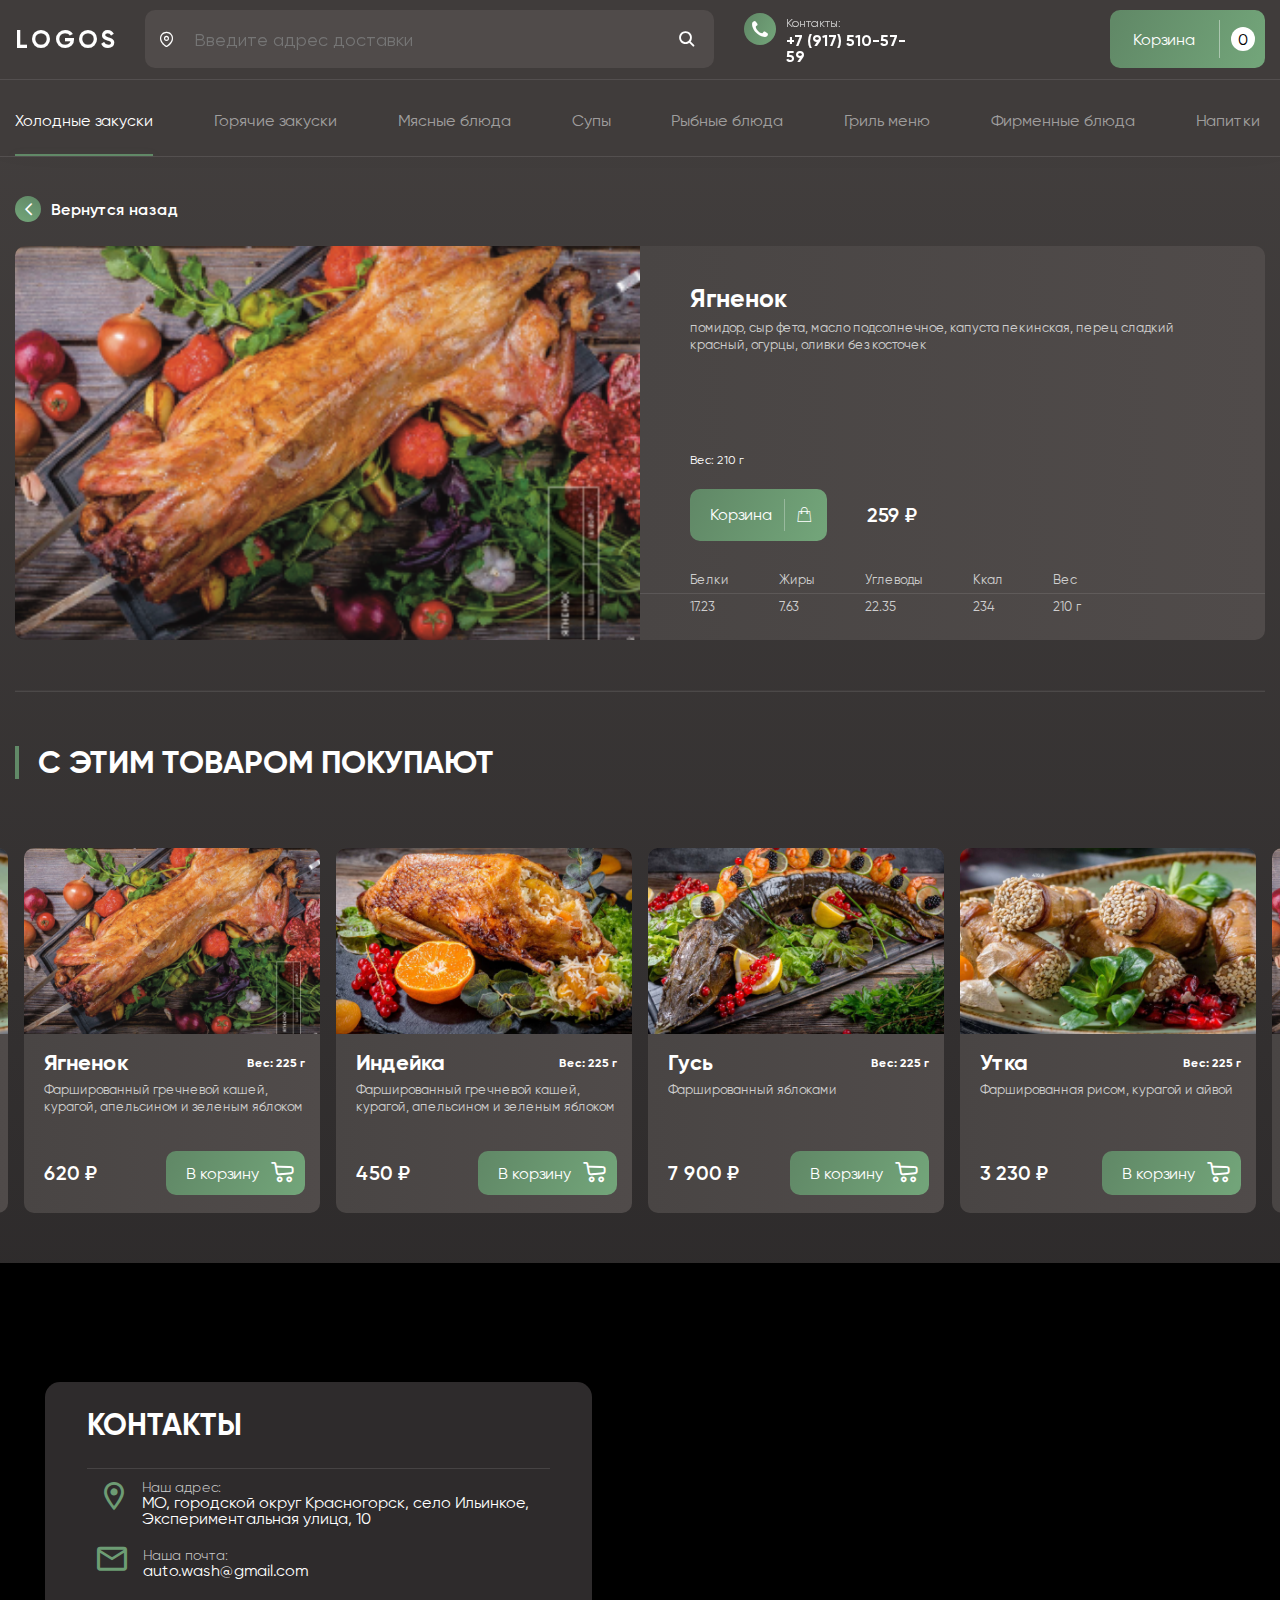
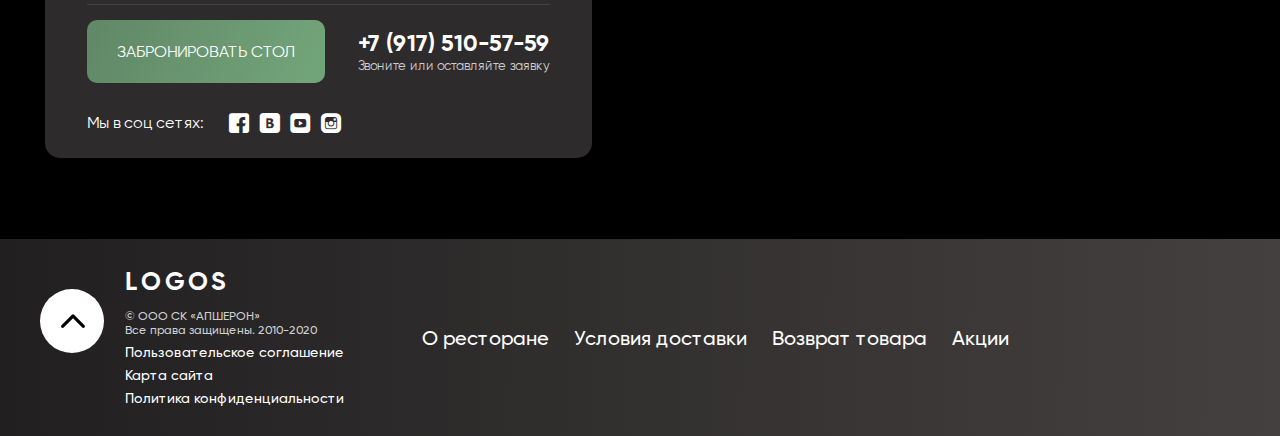
<file: card-product.html>
<!DOCTYPE html>
<html lang="ru">

<head>
	<title>Товар</title>
	<meta charset="UTF-8">
	<meta name="format-detection" content="telephone=no">
	<link rel="stylesheet" href="css/style.css?_v=20220510142419">
	<meta name="viewport" content="width=device-width, initial-scale=1.0">
</head>

<body>
	<div class="wrapper _search-hidden">
		<header data-scroll-show class="header">
			<div class="header__container">
				<div class="header__content">
					<div class="header__menu menu">
						<button type="button" class="menu__icon icon-menu"><span></span>
							<p class="icon-menu__text">МЕНЮ</p>
						</button>
						<nav class="menu__body">
							<ul class="menu__list">
								<li class="menu__item"><a href="index.html" class="menu__link">Главная</a></li>
								<li class="menu__item"><a href="stock.html" class="menu__link">Акции</a></li>
								<li class="menu__item"><a href="delivery.html" class="menu__link">Доставка</a></li>
								<li class="menu__item"><a href="card-product.html" class="menu__link">Карточка товара</a></li>

							</ul>
						</nav>
					</div>
					<a href="index.html" class="header__logo logo">LOGOS</a>
					<form data-da=".search-form-section__container,767,2" action="#" class="header__form-search search-form _icon-Location2">
						<input type="text" id="search" placeholder="Введите адрес доставки" class="search-form__input ">
						<button class="search-form__label _icon-search"></button>
					</form>
					<div class="header__contact contact-header ">
						<div class="contact-header__icon _icon-phone"></div>
						<div class="contact-header__info ">
							<h4 class="contact-header__title">Контакты:<br></h4>
							<a href="tel:+79175105759" class="contact-header__number">+7 (917) 510-57-59</a>
						</div>
					</div>
					<button data-popup="#popup" class="header__cart-button button cart-button cart-button_desktop">Корзина <p class="cart-button__counter">0</p></button>
					<button data-popup="#popup" hidden class="header__cart-button button cart-button cart-button_mobile _icon-cart">корзина <span class="cart-button__counter">0</span></button>
				</div>
			</div>
		</header>
		<section class="search-form-section">
			<div class="search-form-section__container">
			</div>
		</section>

		<main class=" page">
			<div class="titles titles_fixed titles__slider">
				<ul class="titles__container titles__swiper">
					<li class="titles__slide titles__name _tab-active"><a href="index.html#tab-0-0" class="titles__button">Холодные закуски</a></li>
					<li class="titles__slide titles__name"><a href="index.html#tab-0-1" class="titles__button">Горячие закуски</a></li>
					<li class="titles__slide titles__name"><a href="index.html#tab-0-2" class="titles__button">Мясные блюда</a></li>
					<li class="titles__slide titles__name"><a href="index.html#tab-0-3" class="titles__button">Супы</a></li>
					<li class="titles__slide titles__name"><a href="index.html#tab-0-4" class="titles__button">Рыбные блюда</a></li>
					<li class="titles__slide titles__name"><a href="index.html#tab-0-5" class="titles__button">Гриль меню</a></li>
					<li class="titles__slide titles__name"><a href="index.html#tab-0-6" class="titles__button">Фирменные блюда</a></li>
					<li class="titles__slide titles__name"><a href="index.html#tab-0-7" class="titles__button">Напитки</a></li>
				</ul>
			</div>
			<section class="product product_margin-top">
				<div class="product__container">
					<a href="index.html" class="product__button-back button _icon-arrow-down">Вернутся назад</a>
					<div class="product__card card-product">
						<div class="card-product__image-ibg">
							<img src="img/cards/item-card01.png" alt="">
						</div>
						<div class="card-product__body">
							<div class="card-product__title">Ягненок</div>
							<div class="card-product__text">помидор, сыр фета, масло подсолнечное, капуста пекинская,
								перец сладкий красный, огурцы, оливки без косточек
							</div>
							<div class="card-product__weight">Вес:&nbsp;210&nbsp;г</div>
							<div class="card-product__buy">
								<button type="button" class="card-product__button _icon-shop-bag">Корзина</button>
								<div class="card-product__price">259&nbsp;₽</div>
							</div>
							<div class="card-product__description description">
								<div class="description__column">
									<div class="description__text">Белки</div>
									<div class="description__value">17.23</div>
								</div>
								<div class="description__column">
									<div class="description__text">Жиры</div>
									<div class="description__value">7.63</div>
								</div>
								<div class="description__column">
									<div class="description__text">Углеводы</div>
									<div class="description__value">22.35</div>
								</div>
								<div class="description__column">
									<div class="description__text">Ккал</div>
									<div class="description__value">234</div>
								</div>
								<div class="description__column">
									<div class="description__text">Вес</div>
									<div class="description__value">210&nbsp;г</div>
								</div>
							</div>
						</div>
					</div>
				</div>
			</section>
			<section id="catalog" class="catalog ">
				<div class="catalog__categories">
					<div class="catalog__category category">
						<div class="category__item">
							<div class="category__container">
								<h2 class="category__title">С ЭТИМ ТОВАРОМ ПОКУПАЮТ</h2>
							</div>
							<div class="category__content">
								<div class="category__slider">
									<div class="category__cards category__swiper">
										<div class="category__card item-card category__slide">
											<a href="#" class="item-card__image-ibg">
												<img src="img/cards/item-card01.png" alt="">
											</a>
											<div class="item-card__info">
												<div class="item-card__header">
													<a href="#" class="item-card__name">Ягненок</a>
													<p class="item-card__weight">Вес:&nbsp;225&nbsp;г</p>
												</div>
												<p class="item-card__text"> Фаршированный гречневой кашей, курагой, апельсином и зеленым яблоком</p>
												<div class="item-card__buy">
													<p class="item-card__price">620&nbsp;₽</p>
													<button class="item-card__cart-button button button_green _icon-cart">В&nbsp;корзину</button>
												</div>
											</div>
										</div>
										<div class="category__card item-card category__slide">
											<a href="#" class="item-card__image-ibg">
												<img src="img/cards/item-card02.png" alt="">
											</a>
											<div class="item-card__info">
												<div class="item-card__header">
													<a href="#" class="item-card__name">Индейка</a>
													<p class="item-card__weight">Вес:&nbsp;225&nbsp;г</p>
												</div>
												<p class="item-card__text">Фаршированный гречневой кашей, курагой, апельсином и зеленым яблоком</p>
												<div class="item-card__buy">
													<p class="item-card__price">450&nbsp;₽</p>
													<button class="item-card__cart-button button button_green _icon-cart">В&nbsp;корзину</button>
												</div>
											</div>
										</div>
										<div class="category__card item-card category__slide">
											<a href="#" class="item-card__image-ibg">
												<img src="img/cards/item-card03.png" alt="">
											</a>
											<div class="item-card__info">
												<div class="item-card__header">
													<a href="#" class="item-card__name">Гусь</a>
													<p class="item-card__weight">Вес:&nbsp;225&nbsp;г</p>
												</div>
												<p class="item-card__text">Фаршированный яблоками</p>
												<div class="item-card__buy">
													<p class="item-card__price">7&nbsp;900&nbsp;₽</p>
													<button class="item-card__cart-button button button_green _icon-cart">В&nbsp;корзину</button>
												</div>
											</div>
										</div>
										<div class="category__card item-card category__slide">
											<a href="#" class="item-card__image-ibg">
												<img src="img/cards/item-card04.png" alt="">
											</a>
											<div class="item-card__info">
												<div class="item-card__header">
													<a href="#" class="item-card__name">Утка</a>
													<p class="item-card__weight">Вес:&nbsp;225&nbsp;г</p>
												</div>
												<p class="item-card__text">Фаршированная рисом, курагой и айвой </p>
												<div class="item-card__buy">
													<p class="item-card__price">3&nbsp;230&nbsp;₽</p>
													<button class="item-card__cart-button button button_green _icon-cart">В&nbsp;корзину</button>
												</div>
											</div>

										</div>
									</div>
								</div>
							</div>

						</div>
					</div>
			</section>
			<section class="contact contact_no-margin-top">
				<iframe src="https://www.google.com/maps/embed?pb=!1m18!1m12!1m3!1d19208.972053471785!2d-122.05206340136867!3d37.41375032532055!2m3!1f0!2f0!3f0!3m2!1i1024!2i768!4f13.1!3m3!1m2!1s0x0%3A0xdd4791b7bab4679f!2z0KTQtdC00LXRgNCw0LvRjNC90YvQuSDQsNGN0YDQvtC00YDQvtC8INCc0L7RhNGE0LXRgtGC!5e1!3m2!1sru!2sbe!4v1652031339162!5m2!1sru!2sbe" allowfullscreen="" loading="lazy" referrerpolicy="no-referrer-when-downgrade"></iframe>
				<div class="contact__container contact__container_no-margin-top">
					<div class="contact__block block-contact">
						<h3 class="block-contact__title">КОНТАКТЫ</h3>
						<div class="block-contact__items">
							<a href="#" class="block-contact__item _icon-location1">
								<p class="block-contact__location"><span>Наш адрес:</span><br>МО, городской округ Красногорск, село Ильинкое, <br>Экспериментальная улица, 10</p>
							</a>
							<a href="#" class="block-contact__item _icon-mail">
								<p class="block-contact__location"><span>Наша почта:</span><br>auto.wash@gmail.com</p>
							</a>
						</div>
						<div class="block-contact__book">
							<button class="block-contact__button button button_green">ЗАБРОНИРОВАТЬ СТОЛ</button>
							<div class="block-contact__tel">
								<a href="tel:+79175105759" class="block-contact__number">+7 (917) 510-57-59</a>
								<h6 class="block-contact__subtitle">Звоните или оставляйте заявку</h6>
							</div>
						</div>
						<div class="block-contact__social social-block-contact">
							<h6 class="social-block-contact__text">Мы в соц сетях:</h6>
							<a href="#" class="social-block-contact__link _icon-facebook"></a>
							<a href="#" class="social-block-contact__link _icon-vk"></a>
							<a href="#" class="social-block-contact__link _icon-youtube"></a>
							<a href="#" class="social-block-contact__link _icon-instagram1"></a>
						</div>
					</div>
				</div>
			</section>
		</main>
		<footer class="footer">
			<div class="footer__container">
				<button data-goto=".mainscreen" data-goto-header class="footer__button-up _icon-arrow-down"></button>
				<div class="footer__company company-footer">
					<a href="index.html" class="company-footer__logo logo">LOGOS</a>
					<ul class="company-footer__list">
						<li class="company-footer__item">© ООО СК «АПШЕРОН»<br>Все права защищены. 2010-2020</li>
						<li class="company-footer__item"><a href="index.html" class="company-footer__link">Пользовательское соглашение</a></li>
						<li class="company-footer__item"><a href="index.html" class="company-footer__link">Карта сайта</a></li>
						<li class="company-footer__item"><a href="index.html" class="company-footer__link">Политика конфиденциальности</a></li>
					</ul>
				</div>
				<ul class="footer__about about-footer">
					<li class="about-footer__item"><a href="index.html" class="about-footer__link">О ресторане</a></li>
					<li class="about-footer__item"><a href="delivery.html" class="about-footer__link">Условия доставки </a></li>
					<li class="about-footer__item"><a href="delivery.html" class="about-footer__link"> Возврат товара</a></li>
					<li class="about-footer__item"><a href="stock.html" class="about-footer__link">Акции</a></li>

				</ul>
			</div>
		</footer>
	</div>

	<div id="popup" aria-hidden="true" class="popup">
		<div class="popup__wrapper">
			<div class="popup__content">
				<button data-close type="button" class="popup__close">╳</button>
				<div class="popup__text _icon-cart-empty">КОРЗИНА&nbsp;ПУСТАЯ</div>
				<a href="index.html" class="button-menu button_green button">Посмотреть меню</a>
			</div>
		</div>
	</div>


	<script src="js/app.js?_v=20220510142419"></script>
</body>

</html>
</file>
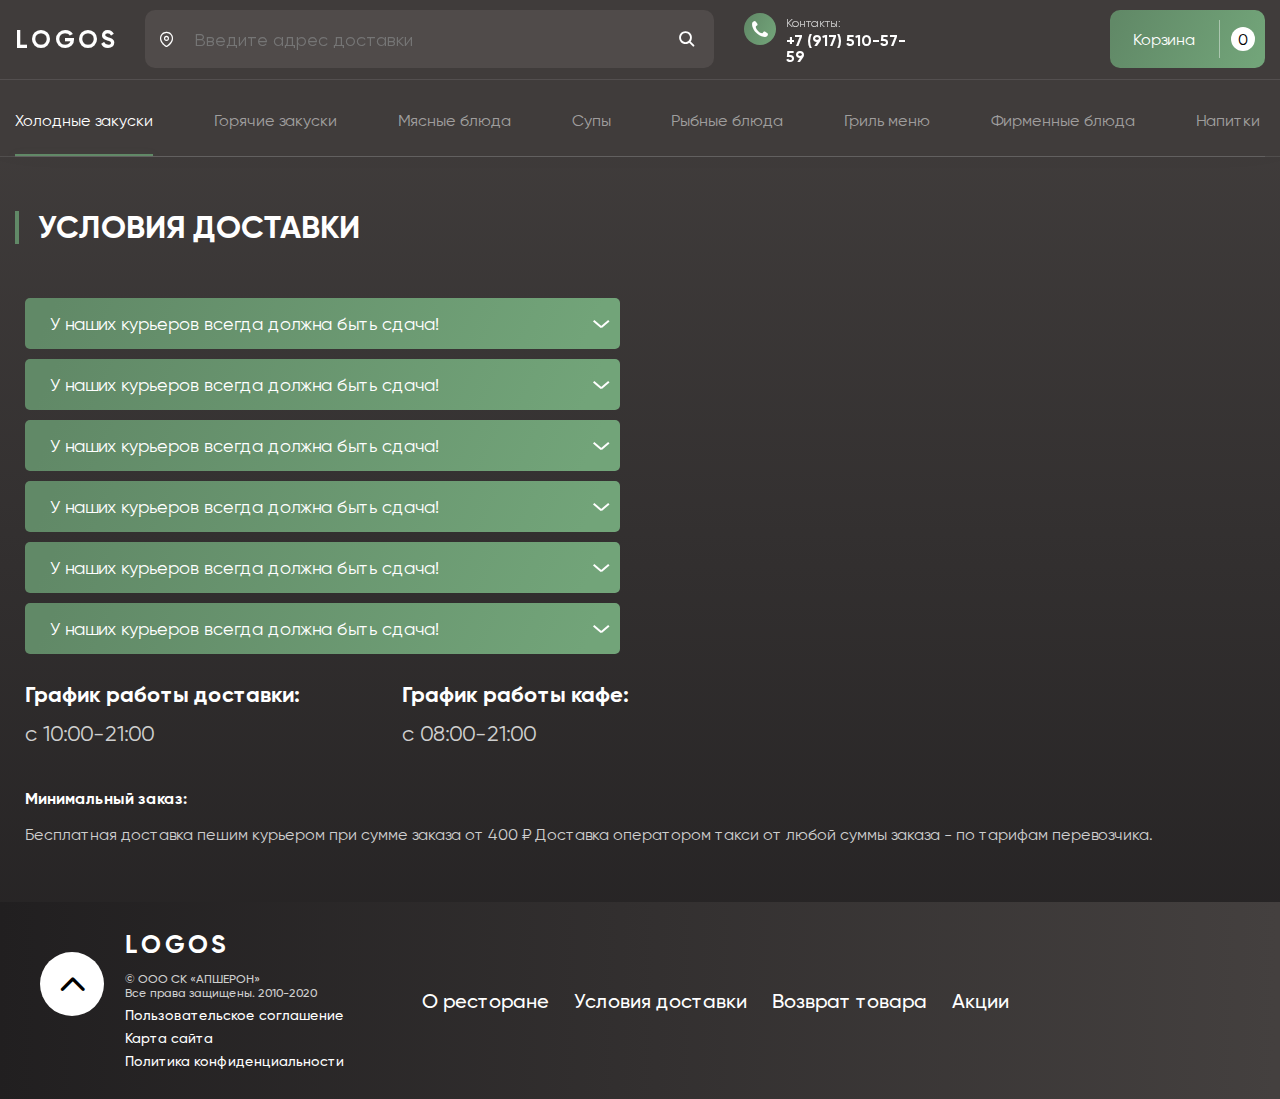
<file: delivery.html>
<!DOCTYPE html>
<html lang="ru">

<head>
	<title>Условия доставки</title>
	<meta charset="UTF-8">
	<meta name="format-detection" content="telephone=no">
	<link rel="stylesheet" href="css/style.css?_v=20220510142419">
	<meta name="viewport" content="width=device-width, initial-scale=1.0">
</head>

<body>
	<div class="wrapper _search-hidden">
		<header data-scroll-show class="header">
			<div class="header__container">
				<div class="header__content">
					<div class="header__menu menu">
						<button type="button" class="menu__icon icon-menu"><span></span>
							<p class="icon-menu__text">МЕНЮ</p>
						</button>
						<nav class="menu__body">
							<ul class="menu__list">
								<li class="menu__item"><a href="index.html" class="menu__link">Главная</a></li>
								<li class="menu__item"><a href="stock.html" class="menu__link">Акции</a></li>
								<li class="menu__item"><a href="delivery.html" class="menu__link">Доставка</a></li>
								<li class="menu__item"><a href="card-product.html" class="menu__link">Карточка товара</a></li>

							</ul>
						</nav>
					</div>
					<a href="index.html" class="header__logo logo">LOGOS</a>
					<form data-da=".search-form-section__container,767,2" action="#" class="header__form-search search-form _icon-Location2">
						<input type="text" id="search" placeholder="Введите адрес доставки" class="search-form__input ">
						<button class="search-form__label _icon-search"></button>
					</form>
					<div class="header__contact contact-header ">
						<div class="contact-header__icon _icon-phone"></div>
						<div class="contact-header__info ">
							<h4 class="contact-header__title">Контакты:<br></h4>
							<a href="tel:+79175105759" class="contact-header__number">+7 (917) 510-57-59</a>
						</div>
					</div>
					<button data-popup="#popup" class="header__cart-button button cart-button cart-button_desktop">Корзина <p class="cart-button__counter">0</p></button>
					<button data-popup="#popup" hidden class="header__cart-button button cart-button cart-button_mobile _icon-cart">корзина <span class="cart-button__counter">0</span></button>
				</div>
			</div>
		</header>
		<section class="search-form-section">
			<div class="search-form-section__container">
			</div>
		</section>

		<main class=" page">
			<div class="titles titles_fixed titles__slider">
				<ul class="titles__container titles__swiper">
					<li class="titles__slide titles__name _tab-active"><a href="index.html#tab-0-0" class="titles__button">Холодные закуски</a></li>
					<li class="titles__slide titles__name"><a href="index.html#tab-0-1" class="titles__button">Горячие закуски</a></li>
					<li class="titles__slide titles__name"><a href="index.html#tab-0-2" class="titles__button">Мясные блюда</a></li>
					<li class="titles__slide titles__name"><a href="index.html#tab-0-3" class="titles__button">Супы</a></li>
					<li class="titles__slide titles__name"><a href="index.html#tab-0-4" class="titles__button">Рыбные блюда</a></li>
					<li class="titles__slide titles__name"><a href="index.html#tab-0-5" class="titles__button">Гриль меню</a></li>
					<li class="titles__slide titles__name"><a href="index.html#tab-0-6" class="titles__button">Фирменные блюда</a></li>
					<li class="titles__slide titles__name"><a href="index.html#tab-0-7" class="titles__button">Напитки</a></li>
				</ul>
			</div>
			<section id="catalog" class="catalog product_margin-top">
				<div class="catalog__categories">
					<div class="catalog__category category">
						<div class="category__item">
							<div class="category__container">
								<h2 class="category__title">УСЛОВИЯ ДОСТАВКИ</h2>
							</div>
							<section class="delivery">
								<div class="delivery__container">
									<div class="delivery__content">
										<div data-spollers class="delivery__spollers">
											<div class="delivery__item">
												<button type="button" data-spoller class="delivery__title">У наших курьеров всегда должна быть сдача!</button>
												<p class="delivery__text">Мы очень внимательно следим за качеством нашей работы, поэтому, если у вас будут какие-либо
													замечания или предложения, то обязательно сообщайте их нам</p>
											</div>
											<div class="delivery__item">
												<button type="button" data-spoller class="delivery__title">У наших курьеров всегда должна быть сдача!</button>
												<p class="delivery__text">Мы очень внимательно следим за качеством нашей работы, поэтому, если у вас будут какие-либо
													замечания или предложения, то обязательно сообщайте их нам</p>
											</div>
											<div class="delivery__item">
												<button type="button" data-spoller class="delivery__title">У наших курьеров всегда должна быть сдача!</button>
												<p class="delivery__text">Мы очень внимательно следим за качеством нашей работы, поэтому, если у вас будут какие-либо
													замечания или предложения, то обязательно сообщайте их нам</p>
											</div>
											<div class="delivery__item">
												<button type="button" data-spoller class="delivery__title">У наших курьеров всегда должна быть сдача!</button>
												<p class="delivery__text">Мы очень внимательно следим за качеством нашей работы, поэтому, если у вас будут какие-либо
													замечания или предложения, то обязательно сообщайте их нам</p>
											</div>
											<div class="delivery__item">
												<button type="button" data-spoller class="delivery__title">У наших курьеров всегда должна быть сдача!</button>
												<p class="delivery__text">Мы очень внимательно следим за качеством нашей работы, поэтому, если у вас будут какие-либо
													замечания или предложения, то обязательно сообщайте их нам</p>
											</div>
											<div class="delivery__item">
												<button type="button" data-spoller class="delivery__title">У наших курьеров всегда должна быть сдача!</button>
												<p class="delivery__text">Мы очень внимательно следим за качеством нашей работы, поэтому, если у вас будут какие-либо
													замечания или предложения, то обязательно сообщайте их нам</p>
											</div>
										</div>
										<div class="delivery__map-ibg">
											<iframe src="https://www.google.com/maps/embed?pb=!1m18!1m12!1m3!1d19208.972053471785!2d-122.05206340136867!3d37.41375032532055!2m3!1f0!2f0!3f0!3m2!1i1024!2i768!4f13.1!3m3!1m2!1s0x0%3A0xdd4791b7bab4679f!2z0KTQtdC00LXRgNCw0LvRjNC90YvQuSDQsNGN0YDQvtC00YDQvtC8INCc0L7RhNGE0LXRgtGC!5e1!3m2!1sru!2sbe!4v1652031339162!5m2!1sru!2sbe" allowfullscreen="" loading="lazy" referrerpolicy="no-referrer-when-downgrade"></iframe>
										</div>
									</div>
									<div class="delivery__info info-delivery">
										<div class="info-delivery__work-hours work-hours">
											<div class="work-hours__del">
												<h4 class="work-hours__subtitle">График&nbsp;работы&nbsp;доставки:&nbsp;</h4>
												<p class="work-hours__hours">с&nbsp;10:00-21:00</p>
											</div>
											<div class="work-hours__cafe">
												<h4 class="work-hours__subtitle">График&nbsp;работы&nbsp;кафе:&nbsp;
												</h4>
												<p class="work-hours__hours">с&nbsp;08:00-21:00</p>
											</div>
										</div>
										<div class="info-delivery__min-order min-order">
											<h4 class="min-order__title">Минимальный заказ:</h4>
											<p class="min-order__text">Бесплатная доставка пешим курьером при сумме заказа от 400 ₽
												Доставка оператором такси от любой суммы заказа - по тарифам
												перевозчика.</p>
										</div>
									</div>
								</div>
							</section>
						</div>
					</div>
				</div>

			</section>

		</main>
		<footer class="footer">
			<div class="footer__container">
				<button data-goto=".mainscreen" data-goto-header class="footer__button-up _icon-arrow-down"></button>
				<div class="footer__company company-footer">
					<a href="index.html" class="company-footer__logo logo">LOGOS</a>
					<ul class="company-footer__list">
						<li class="company-footer__item">© ООО СК «АПШЕРОН»<br>Все права защищены. 2010-2020</li>
						<li class="company-footer__item"><a href="index.html" class="company-footer__link">Пользовательское соглашение</a></li>
						<li class="company-footer__item"><a href="index.html" class="company-footer__link">Карта сайта</a></li>
						<li class="company-footer__item"><a href="index.html" class="company-footer__link">Политика конфиденциальности</a></li>
					</ul>
				</div>
				<ul class="footer__about about-footer">
					<li class="about-footer__item"><a href="index.html" class="about-footer__link">О ресторане</a></li>
					<li class="about-footer__item"><a href="delivery.html" class="about-footer__link">Условия доставки </a></li>
					<li class="about-footer__item"><a href="delivery.html" class="about-footer__link"> Возврат товара</a></li>
					<li class="about-footer__item"><a href="stock.html" class="about-footer__link">Акции</a></li>

				</ul>
			</div>
		</footer>
	</div>

	<div id="popup" aria-hidden="true" class="popup">
		<div class="popup__wrapper">
			<div class="popup__content">
				<button data-close type="button" class="popup__close">╳</button>
				<div class="popup__text _icon-cart-empty">КОРЗИНА&nbsp;ПУСТАЯ</div>
				<a href="index.html" class="button-menu button_green button">Посмотреть меню</a>
			</div>
		</div>
	</div>


	<script src="js/app.js?_v=20220510142419"></script>
</body>

</html>
</file>
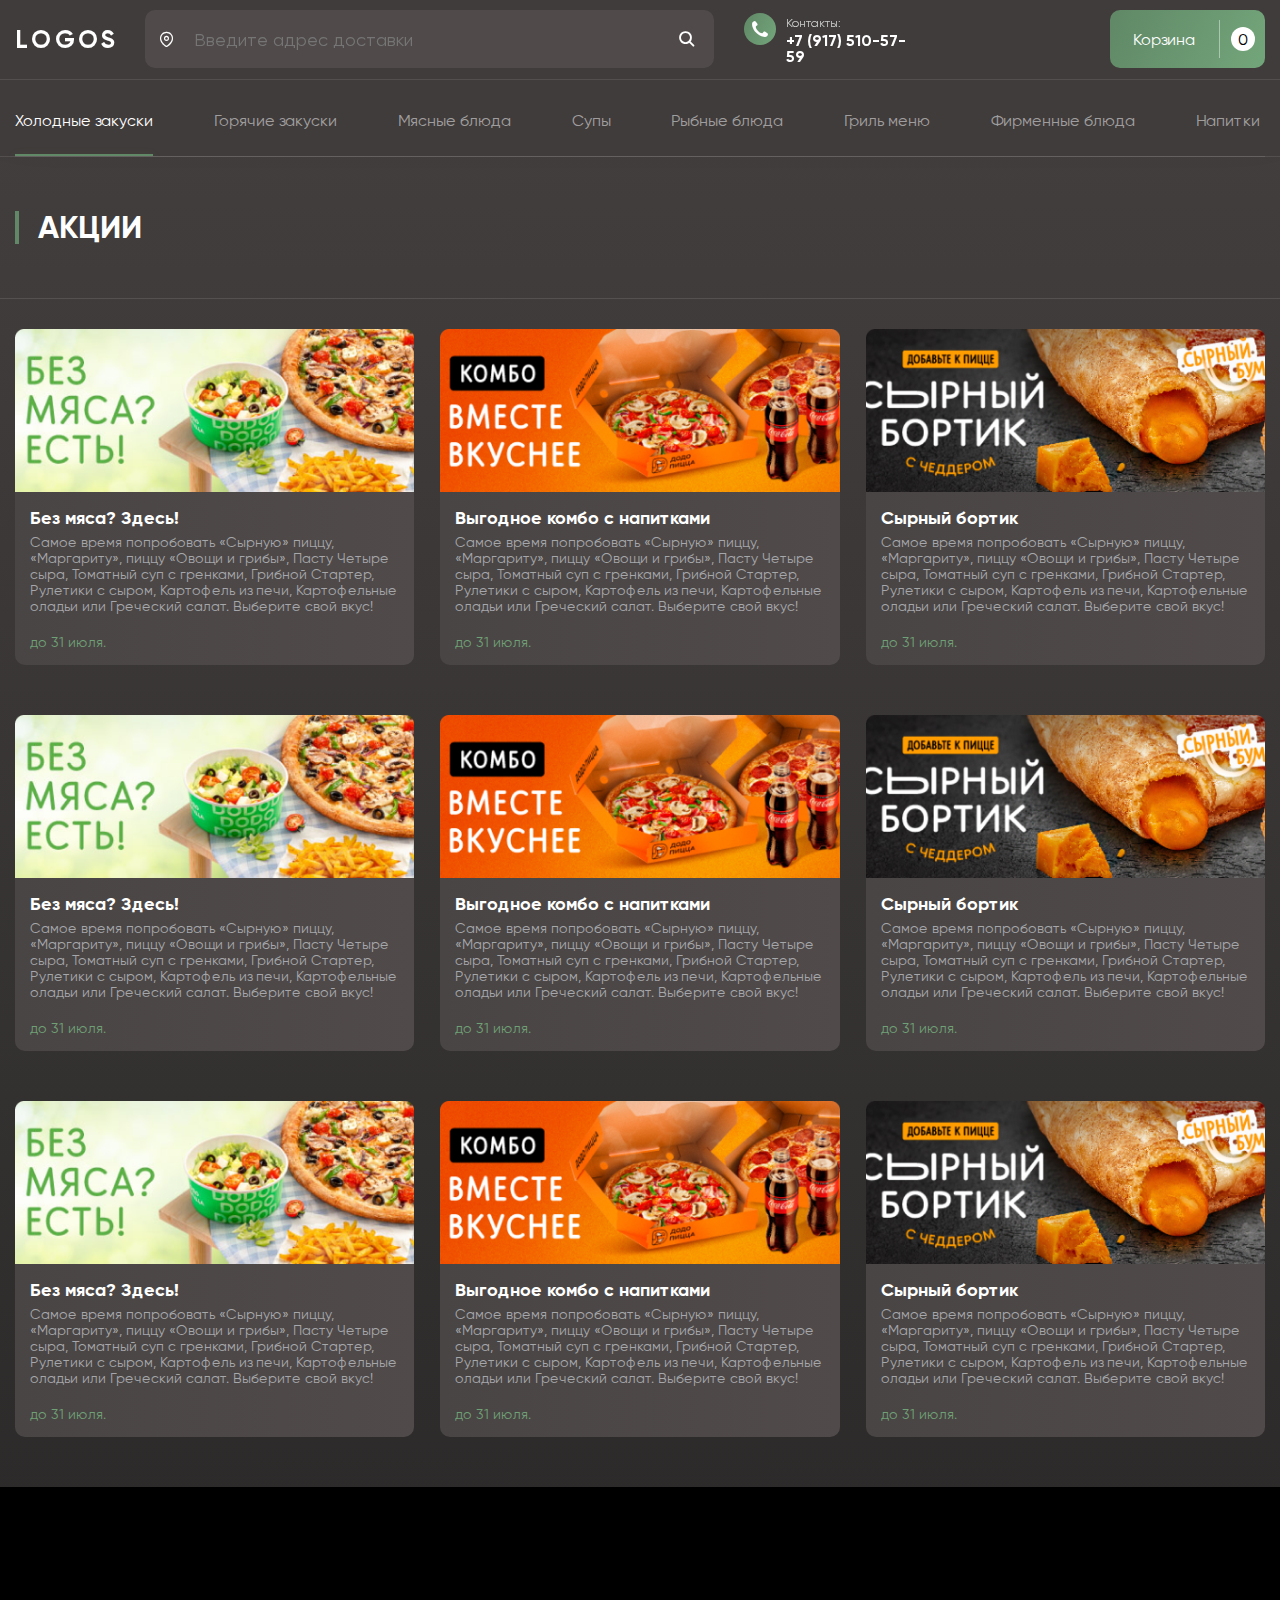
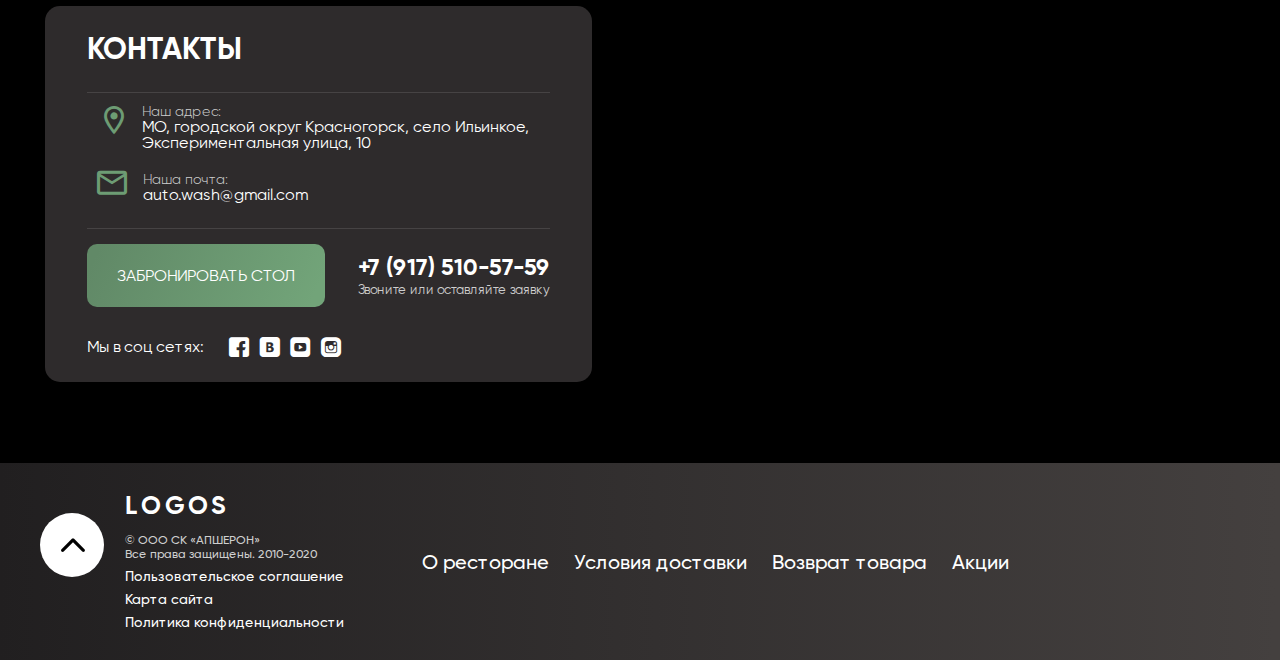
<file: stock.html>
<!DOCTYPE html>
<html lang="ru">

<head>
	<title>Акции</title>
	<meta charset="UTF-8">
	<meta name="format-detection" content="telephone=no">
	<link rel="stylesheet" href="css/style.css?_v=20220510142419">
	<meta name="viewport" content="width=device-width, initial-scale=1.0">
</head>

<body>
	<div class="wrapper _search-hidden">
		<header data-scroll-show class="header">
			<div class="header__container">
				<div class="header__content">
					<div class="header__menu menu">
						<button type="button" class="menu__icon icon-menu"><span></span>
							<p class="icon-menu__text">МЕНЮ</p>
						</button>
						<nav class="menu__body">
							<ul class="menu__list">
								<li class="menu__item"><a href="index.html" class="menu__link">Главная</a></li>
								<li class="menu__item"><a href="stock.html" class="menu__link">Акции</a></li>
								<li class="menu__item"><a href="delivery.html" class="menu__link">Доставка</a></li>
								<li class="menu__item"><a href="card-product.html" class="menu__link">Карточка товара</a></li>

							</ul>
						</nav>
					</div>
					<a href="index.html" class="header__logo logo">LOGOS</a>
					<form data-da=".search-form-section__container,767,2" action="#" class="header__form-search search-form _icon-Location2">
						<input type="text" id="search" placeholder="Введите адрес доставки" class="search-form__input ">
						<button class="search-form__label _icon-search"></button>
					</form>
					<div class="header__contact contact-header ">
						<div class="contact-header__icon _icon-phone"></div>
						<div class="contact-header__info ">
							<h4 class="contact-header__title">Контакты:<br></h4>
							<a href="tel:+79175105759" class="contact-header__number">+7 (917) 510-57-59</a>
						</div>
					</div>
					<button data-popup="#popup" class="header__cart-button button cart-button cart-button_desktop">Корзина <p class="cart-button__counter">0</p></button>
					<button data-popup="#popup" hidden class="header__cart-button button cart-button cart-button_mobile _icon-cart">корзина <span class="cart-button__counter">0</span></button>
				</div>
			</div>
		</header>
		<section class="search-form-section">
			<div class="search-form-section__container">
			</div>
		</section>

		<main class=" page">
			<div class="titles titles_fixed titles__slider">
				<ul class="titles__container titles__swiper">
					<li class="titles__slide titles__name _tab-active"><a href="index.html#tab-0-0" class="titles__button">Холодные закуски</a></li>
					<li class="titles__slide titles__name"><a href="index.html#tab-0-1" class="titles__button">Горячие закуски</a></li>
					<li class="titles__slide titles__name"><a href="index.html#tab-0-2" class="titles__button">Мясные блюда</a></li>
					<li class="titles__slide titles__name"><a href="index.html#tab-0-3" class="titles__button">Супы</a></li>
					<li class="titles__slide titles__name"><a href="index.html#tab-0-4" class="titles__button">Рыбные блюда</a></li>
					<li class="titles__slide titles__name"><a href="index.html#tab-0-5" class="titles__button">Гриль меню</a></li>
					<li class="titles__slide titles__name"><a href="index.html#tab-0-6" class="titles__button">Фирменные блюда</a></li>
					<li class="titles__slide titles__name"><a href="index.html#tab-0-7" class="titles__button">Напитки</a></li>
				</ul>
			</div>
			<section id="catalog" class="catalog catalog_margin-top">
				<div class="catalog__categories">
					<div class="catalog__category category">
						<div class="category__item">
							<div class="category__container">
								<h2 class="category__title">АКЦИИ</h2>
							</div>
							<div class="category__content category__content_stock">
								<div class="category__stock-cards ">
									<div class="category__stock-card">
										<a href="#" class="  item-stock-card">
											<div class=" item-stock-card__image-ibg">
												<img src="img/stock/01.png" alt="">
											</div>
											<div class=" item-stock-card__info">
												<h3 class=" item-stock-card__header">Без мяса? Здесь!</h3>
												<p class=" item-stock-card__text">Самое время попробовать «Сырную» пиццу, «Маргариту»,
													пиццу «Овощи и грибы», Пасту Четыре сыра, Томатный
													суп с гренками, Грибной Стартер, Рулетики с сыром,
													Картофель из печи, Картофельные оладьи или Греческий
													салат. Выберите свой вкус! </p>
												<p class=" item-stock-card__date">до&nbsp;31&nbsp;июля.</p>
											</div>
										</a>
									</div>
									<div class="category__stock-card">
										<a href="#" class="  item-stock-card">
											<div class=" item-stock-card__image-ibg">
												<img src="img/stock/02.png" alt="">
											</div>
											<div class=" item-stock-card__info">
												<h3 class=" item-stock-card__header">Выгодное комбо c напитками</h3>
												<p class=" item-stock-card__text">Самое время попробовать «Сырную» пиццу, «Маргариту»,
													пиццу «Овощи и грибы», Пасту Четыре сыра, Томатный
													суп с гренками, Грибной Стартер, Рулетики с сыром,
													Картофель из печи, Картофельные оладьи или Греческий
													салат. Выберите свой вкус! </p>
												<p class=" item-stock-card__date">до&nbsp;31&nbsp;июля.</p>
											</div>
										</a>
									</div>
									<div class="category__stock-card">
										<a href="#" class="  item-stock-card">
											<div class=" item-stock-card__image-ibg">
												<img src="img/stock/03.png" alt="">
											</div>
											<div class=" item-stock-card__info">
												<h3 class=" item-stock-card__header">Сырный бортик</h3>
												<p class=" item-stock-card__text">Самое время попробовать «Сырную» пиццу, «Маргариту»,
													пиццу «Овощи и грибы», Пасту Четыре сыра, Томатный
													суп с гренками, Грибной Стартер, Рулетики с сыром,
													Картофель из печи, Картофельные оладьи или Греческий
													салат. Выберите свой вкус! </p>
												<p class=" item-stock-card__date">до&nbsp;31&nbsp;июля.</p>
											</div>
										</a>
									</div>
									<div class="category__stock-card">
										<a href="#" class="  item-stock-card">
											<div class=" item-stock-card__image-ibg">
												<img src="img/stock/01.png" alt="">
											</div>
											<div class=" item-stock-card__info">
												<h3 class=" item-stock-card__header">Без мяса? Здесь!</h3>
												<p class=" item-stock-card__text">Самое время попробовать «Сырную» пиццу, «Маргариту»,
													пиццу «Овощи и грибы», Пасту Четыре сыра, Томатный
													суп с гренками, Грибной Стартер, Рулетики с сыром,
													Картофель из печи, Картофельные оладьи или Греческий
													салат. Выберите свой вкус! </p>
												<p class=" item-stock-card__date">до&nbsp;31&nbsp;июля.</p>
											</div>
										</a>
									</div>
									<div class="category__stock-card">
										<a href="#" class="  item-stock-card">
											<div class=" item-stock-card__image-ibg">
												<img src="img/stock/02.png" alt="">
											</div>
											<div class=" item-stock-card__info">
												<h3 class=" item-stock-card__header">Выгодное комбо c напитками</h3>
												<p class=" item-stock-card__text">Самое время попробовать «Сырную» пиццу, «Маргариту»,
													пиццу «Овощи и грибы», Пасту Четыре сыра, Томатный
													суп с гренками, Грибной Стартер, Рулетики с сыром,
													Картофель из печи, Картофельные оладьи или Греческий
													салат. Выберите свой вкус! </p>
												<p class=" item-stock-card__date">до&nbsp;31&nbsp;июля.</p>
											</div>
										</a>
									</div>
									<div class="category__stock-card">
										<a href="#" class="  item-stock-card">
											<div class=" item-stock-card__image-ibg">
												<img src="img/stock/03.png" alt="">
											</div>
											<div class=" item-stock-card__info">
												<h3 class=" item-stock-card__header">Сырный бортик</h3>
												<p class=" item-stock-card__text">Самое время попробовать «Сырную» пиццу, «Маргариту»,
													пиццу «Овощи и грибы», Пасту Четыре сыра, Томатный
													суп с гренками, Грибной Стартер, Рулетики с сыром,
													Картофель из печи, Картофельные оладьи или Греческий
													салат. Выберите свой вкус! </p>
												<p class=" item-stock-card__date">до&nbsp;31&nbsp;июля.</p>
											</div>
										</a>
									</div>
									<div class="category__stock-card">
										<a href="#" class="  item-stock-card">
											<div class=" item-stock-card__image-ibg">
												<img src="img/stock/01.png" alt="">
											</div>
											<div class=" item-stock-card__info">
												<h3 class=" item-stock-card__header">Без мяса? Здесь!</h3>
												<p class=" item-stock-card__text">Самое время попробовать «Сырную» пиццу, «Маргариту»,
													пиццу «Овощи и грибы», Пасту Четыре сыра, Томатный
													суп с гренками, Грибной Стартер, Рулетики с сыром,
													Картофель из печи, Картофельные оладьи или Греческий
													салат. Выберите свой вкус! </p>
												<p class=" item-stock-card__date">до&nbsp;31&nbsp;июля.</p>
											</div>
										</a>
									</div>
									<div class="category__stock-card">
										<a href="#" class="  item-stock-card">
											<div class=" item-stock-card__image-ibg">
												<img src="img/stock/02.png" alt="">
											</div>
											<div class=" item-stock-card__info">
												<h3 class=" item-stock-card__header">Выгодное комбо c напитками</h3>
												<p class=" item-stock-card__text">Самое время попробовать «Сырную» пиццу, «Маргариту»,
													пиццу «Овощи и грибы», Пасту Четыре сыра, Томатный
													суп с гренками, Грибной Стартер, Рулетики с сыром,
													Картофель из печи, Картофельные оладьи или Греческий
													салат. Выберите свой вкус! </p>
												<p class=" item-stock-card__date">до&nbsp;31&nbsp;июля.</p>
											</div>
										</a>
									</div>
									<div class="category__stock-card">
										<a href="#" class="  item-stock-card">
											<div class=" item-stock-card__image-ibg">
												<img src="img/stock/03.png" alt="">
											</div>
											<div class=" item-stock-card__info">
												<h3 class=" item-stock-card__header">Сырный бортик</h3>
												<p class=" item-stock-card__text">Самое время попробовать «Сырную» пиццу, «Маргариту»,
													пиццу «Овощи и грибы», Пасту Четыре сыра, Томатный
													суп с гренками, Грибной Стартер, Рулетики с сыром,
													Картофель из печи, Картофельные оладьи или Греческий
													салат. Выберите свой вкус! </p>
												<p class=" item-stock-card__date">до&nbsp;31&nbsp;июля.</p>
											</div>
										</a>
									</div>

								</div>
							</div>
						</div>

					</div>
				</div>
			</section>
			<section class="contact contact_no-margin-top">
				<iframe src="https://www.google.com/maps/embed?pb=!1m18!1m12!1m3!1d19208.972053471785!2d-122.05206340136867!3d37.41375032532055!2m3!1f0!2f0!3f0!3m2!1i1024!2i768!4f13.1!3m3!1m2!1s0x0%3A0xdd4791b7bab4679f!2z0KTQtdC00LXRgNCw0LvRjNC90YvQuSDQsNGN0YDQvtC00YDQvtC8INCc0L7RhNGE0LXRgtGC!5e1!3m2!1sru!2sbe!4v1652031339162!5m2!1sru!2sbe" allowfullscreen="" loading="lazy" referrerpolicy="no-referrer-when-downgrade"></iframe>
				<div class="contact__container contact__container_no-margin-top">
					<div class="contact__block block-contact">
						<h3 class="block-contact__title">КОНТАКТЫ</h3>
						<div class="block-contact__items">
							<a href="#" class="block-contact__item _icon-location1">
								<p class="block-contact__location"><span>Наш адрес:</span><br>МО, городской округ Красногорск, село Ильинкое, <br>Экспериментальная улица, 10</p>
							</a>
							<a href="#" class="block-contact__item _icon-mail">
								<p class="block-contact__location"><span>Наша почта:</span><br>auto.wash@gmail.com</p>
							</a>
						</div>
						<div class="block-contact__book">
							<button class="block-contact__button button button_green">ЗАБРОНИРОВАТЬ СТОЛ</button>
							<div class="block-contact__tel">
								<a href="tel:+79175105759" class="block-contact__number">+7 (917) 510-57-59</a>
								<h6 class="block-contact__subtitle">Звоните или оставляйте заявку</h6>
							</div>
						</div>
						<div class="block-contact__social social-block-contact">
							<h6 class="social-block-contact__text">Мы в соц сетях:</h6>
							<a href="#" class="social-block-contact__link _icon-facebook"></a>
							<a href="#" class="social-block-contact__link _icon-vk"></a>
							<a href="#" class="social-block-contact__link _icon-youtube"></a>
							<a href="#" class="social-block-contact__link _icon-instagram1"></a>
						</div>
					</div>
				</div>
			</section>
		</main>
		<footer class="footer">
			<div class="footer__container">
				<button data-goto=".mainscreen" data-goto-header class="footer__button-up _icon-arrow-down"></button>
				<div class="footer__company company-footer">
					<a href="index.html" class="company-footer__logo logo">LOGOS</a>
					<ul class="company-footer__list">
						<li class="company-footer__item">© ООО СК «АПШЕРОН»<br>Все права защищены. 2010-2020</li>
						<li class="company-footer__item"><a href="index.html" class="company-footer__link">Пользовательское соглашение</a></li>
						<li class="company-footer__item"><a href="index.html" class="company-footer__link">Карта сайта</a></li>
						<li class="company-footer__item"><a href="index.html" class="company-footer__link">Политика конфиденциальности</a></li>
					</ul>
				</div>
				<ul class="footer__about about-footer">
					<li class="about-footer__item"><a href="index.html" class="about-footer__link">О ресторане</a></li>
					<li class="about-footer__item"><a href="delivery.html" class="about-footer__link">Условия доставки </a></li>
					<li class="about-footer__item"><a href="delivery.html" class="about-footer__link"> Возврат товара</a></li>
					<li class="about-footer__item"><a href="stock.html" class="about-footer__link">Акции</a></li>

				</ul>
			</div>
		</footer>
	</div>

	<div id="popup" aria-hidden="true" class="popup">
		<div class="popup__wrapper">
			<div class="popup__content">
				<button data-close type="button" class="popup__close">╳</button>
				<div class="popup__text _icon-cart-empty">КОРЗИНА&nbsp;ПУСТАЯ</div>
				<a href="index.html" class="button-menu button_green button">Посмотреть меню</a>
			</div>
		</div>
	</div>


	<script src="js/app.js?_v=20220510142419"></script>
</body>

</html>
</file>
<file: css/style.css>
@font-face {
  font-family: Gilroy;
  font-display: swap;
  src: url("../fonts/Gilroy-ExtraBold.woff2") format("woff2"), url("../fonts/Gilroy-ExtraBold.woff") format("woff");
  font-weight: 800;
  font-style: normal;
}
@font-face {
  font-family: Gilroy;
  font-display: swap;
  src: url("../fonts/Gilroy-Light.woff2") format("woff2"), url("../fonts/Gilroy-Light.woff") format("woff");
  font-weight: 300;
  font-style: normal;
}
@font-face {
  font-family: Gilroy;
  font-display: swap;
  src: url("../fonts/Gilroy-Regular.woff2") format("woff2"), url("../fonts/Gilroy-Regular.woff") format("woff");
  font-weight: 400;
  font-style: normal;
}
@font-face {
  font-family: Gilroy;
  font-display: swap;
  src: url("../fonts/Gilroy-SemiBold.woff2") format("woff2"), url("../fonts/Gilroy-SemiBold.woff") format("woff");
  font-weight: 600;
  font-style: normal;
}
@font-face {
  font-family: Proxima;
  font-display: swap;
  src: url("../fonts/Proxima-Nova-Bold.woff2") format("woff2"), url("../fonts/Proxima-Nova-Bold.woff") format("woff");
  font-weight: 400;
  font-style: normal;
}
@font-face {
  font-family: Zing;
  font-display: swap;
  src: url("../fonts/Zing-Rust-Demo-Bold.woff2") format("woff2"), url("../fonts/Zing-Rust-Demo-Bold.woff") format("woff");
  font-weight: 400;
  font-style: normal;
}
@font-face {
  font-family: icons;
  font-display: swap;
  src: url("../fonts/icons.woff2") format("woff2"), url("../fonts/icons.woff") format("woff");
  font-weight: 400;
  font-style: normal;
}
@font-face {
  font-family: Gilroy;
  font-display: swap;
  src: url("../fonts/Gilroy-Medium.woff2") format("woff2"), url("../fonts/Gilroy-Medium.woff") format("woff");
  font-weight: 500;
  font-style: normal;
}
@font-face {
  font-family: Gilroy;
  font-display: swap;
  src: url("../fonts/Gilroy-Bold.woff2") format("woff2"), url("../fonts/Gilroy-Bold.woff") format("woff");
  font-weight: 700;
  font-style: normal;
}
[class*=_icon-]:before {
  font-family: "icons";
  font-style: normal;
  font-weight: normal;
  font-variant: normal;
  text-transform: none;
  line-height: 1;
}

[class*=_icon-]:before {
  display: block;
}

._icon-mail:before {
  content: "\e909";
}

._icon-cart-empty:before {
  content: "\e90b";
}

._icon-chef:before {
  content: "\e90c";
}

._icon-clock:before {
  content: "\e90f";
}

._icon-facebook:before {
  content: "\e912";
}

._icon-flash:before {
  content: "\e915";
}

._icon-instagram1:before {
  content: "\e917";
}

._icon-Location2:before {
  content: "\e918";
}

._icon-minus:before {
  content: "\e91a";
}

._icon-onion:before {
  content: "\e91c";
}

._icon-plus:before {
  content: "\e91d";
}

._icon-shop-bag:before {
  content: "\e920";
}

._icon-vk:before {
  content: "\e921";
}

._icon-youtube:before {
  content: "\e922";
}

._icon-bag:before {
  content: "\e908";
}

._icon-euro:before {
  content: "\e90d";
}

._icon-home:before {
  content: "\e90e";
}

._icon-location1:before {
  content: "\e910";
}

._icon-master:before {
  content: "\e911";
}

._icon-money:before {
  content: "\e913";
}

._icon-navigation:before {
  content: "\e914";
}

._icon-search1:before {
  content: "\e916";
}

._icon-check:before {
  content: "\e900";
}

._icon-arrow-down:before {
  content: "\e91b";
}

._icon-arrow-link:before {
  content: "\e901";
}

._icon-cart:before {
  content: "\e902";
}

._icon-favorite:before {
  content: "\e903";
}

._icon-instagram:before {
  content: "\e904";
}

._icon-location:before {
  content: "\e905";
}

._icon-phone:before {
  content: "\e906";
}

._icon-search:before {
  content: "\e907";
}

* {
  padding: 0px;
  margin: 0px;
  border: 0px;
}

*,
*:before,
*:after {
  box-sizing: border-box;
}

html,
body {
  height: 100%;
  min-width: 320px;
}

body {
  color: #fff;
  line-height: 1;
  font-family: "Gilroy";
  font-size: 1rem;
}

input,
button,
textarea {
  font-family: "Gilroy";
  font-size: inherit;
}

button {
  cursor: pointer;
  color: inherit;
  background-color: inherit;
}

a {
  color: inherit;
}

a:link,
a:visited {
  text-decoration: none;
}

a:hover {
  text-decoration: none;
}

ul li {
  list-style: none;
}

img {
  vertical-align: top;
}

h1,
h2,
h3,
h4,
h5,
h6 {
  font-weight: inherit;
  font-size: inherit;
}

.lock body {
  overflow: hidden;
  touch-action: none;
}
.wrapper {
  background: linear-gradient(360deg, #211F20 0%, #44403F 100%);
  min-height: 100%;
  display: flex;
  flex-direction: column;
  overflow: hidden;
}
.wrapper > main {
  flex: 1 1 auto;
}
.wrapper > * {
  min-width: 0;
}

[class*=__container] {
  max-width: 80.625rem;
  box-sizing: content-box;
  margin: 0 auto;
  padding: 0 0.9375rem;
}

body::after {
  content: "";
  background-color: rgba(0, 0, 0, 0.5);
  position: fixed;
  width: 100%;
  height: 100%;
  top: 0;
  left: 0;
  opacity: 0;
  transition: opacity 0.8s ease 0s;
  pointer-events: none;
  z-index: 149;
}

body.popup-show::after {
  opacity: 1;
}

.popup {
  position: fixed;
  top: 0;
  left: 0;
  bottom: 0;
  right: 0;
  padding: 30px 10px;
  transition: visibility 0.8s ease 0s;
  visibility: hidden;
  pointer-events: none;
}

.popup_show {
  z-index: 150;
  visibility: visible;
  overflow: auto;
  pointer-events: auto;
}

.popup_show .popup__content {
  visibility: visible;
  transform: scale(1);
}

.popup__wrapper {
  display: flex;
  flex-direction: column;
  align-items: center;
  min-height: 100%;
  flex: 1 1 auto;
  width: 100%;
  display: flex;
  justify-content: center;
  align-items: center;
  margin: 0 auto;
  padding: 0 10px;
}

.popup__content {
  visibility: hidden;
  display: flex;
  flex-direction: column;
  align-items: center;
  transform: scale(0);
  transition: transform 0.3s ease 0s;
  background: linear-gradient(90deg, #494544 0%, #504B4A 100%);
  padding: 20px 20px 63px;
  width: 100%;
  max-width: 458px;
  border-radius: 20px;
}
.lock .popup__content {
  visibility: visible;
}

.popup__close {
  align-self: end;
  font-size: 1.125rem;
}

.popup__text {
  font-weight: 700;
  font-size: 30px;
  line-height: 36px;
  color: #FFFFFF;
  margin-bottom: 40px;
}
.popup__text:before {
  color: #70A177;
  text-align: center;
  font-size: 5.4375rem;
  margin-bottom: 15px;
}

.button-menu {
  font-weight: 700;
  font-size: 14px;
  line-height: 17px;
  padding: 17px 35px;
  background: linear-gradient(114.93deg, #618967 5.11%, #72A479 94%);
  border-radius: 10px;
}

.spollers {
  display: grid;
  gap: 15px;
}

.spollers__item {
  font-size: 1.25rem;
}
.spollers__item:not(:last-child) {
  margin-bottom: 1.5em;
}

.spollers__title {
  width: 100%;
  cursor: default;
  text-align: left;
  border: 1px solid #eee;
  padding: 0.625rem 0.9375rem;
  border-radius: 0.3125rem;
  position: relative;
}
._spoller-init .spollers__title {
  cursor: pointer;
}
._spoller-init .spollers__title::before, ._spoller-init .spollers__title::after {
  content: "";
  position: absolute;
  right: 10px;
  top: 50%;
  background-color: #000;
  height: 2px;
  width: 15px;
  transition: transform 0.5s ease 0s;
}
._spoller-init .spollers__title::before {
  transform: translate(-75%, -50%) rotate(40deg);
}
._spoller-init .spollers__title::after {
  transform: translate(0, -50%) rotate(-40deg);
}
._spoller-init .spollers__title._spoller-active::before {
  transform: translateX(-75%) rotate(-40deg);
}
._spoller-init .spollers__title._spoller-active::after {
  transform: rotate(40deg);
}

.spollers__body {
  padding: 1.25rem;
  border-radius: 0.3125rem;
  border: 1px solid #eee;
}

[class*=-ibg] {
  position: relative;
}
[class*=-ibg] img {
  position: absolute;
  width: 100%;
  height: 100%;
  top: 0;
  left: 0;
  object-fit: cover;
}

[class*=-ibg_contain] img {
  object-fit: contain;
}

.delivery__map-ibg iframe, .contact iframe {
  transition: all 0.3s ease 0s;
  filter: grayscale(1);
}
@media (any-hover: hover) {
  .delivery__map-ibg iframe:hover, .contact iframe:hover {
    filter: grayscale(1);
  }
}

.button_green {
  transition: all 0.3s ease 0s;
}
@media (any-hover: hover) {
  .button_green:hover {
    background: rgba(80, 215, 91, 0.521);
    transition: all 0.3s ease 0s;
  }
}

.header {
  position: fixed;
  color: #FFFFFF;
  z-index: 20;
  width: 100%;
  height: 80px;
  padding: 10px 0;
  background: #403C3B;
  box-shadow: 0px 30px 60px rgba(34, 31, 32, 0.2);
}
.header__content {
  display: grid;
  justify-content: space-between;
  column-gap: 30px;
  grid-template-columns: 100px 1fr 178px 0.55fr;
}
@media (min-width: 90em) {
  .header__content {
    margin-left: 1.25rem;
  }
}
@media (min-width: 80.625em) and (max-width: 90em) {
  .header__content {
    margin-left: clamp( 0rem , -10.75rem  +  13.3333333333vw , 1.25rem );
  }
}
@media (max-width: 80.625em) {
  .header__content {
    margin-left: 0rem;
  }
}
@media (max-width: 61.99875em) {
  .header__content {
    grid-template-columns: 100px 1fr 178px 63px;
  }
}
@media (max-width: 47.99875em) {
  .header__content {
    grid-template-columns: 63px 1fr 63px;
  }
}
.header__menu {
  display: none;
}
@media (max-width: 47.99875em) {
  .header__menu {
    display: grid;
    order: 1;
    justify-content: center;
    margin: 12px 0 0 0px;
  }
}
@media (max-width: 47.99875em) {
  .header__logo {
    order: 2;
    justify-self: center;
  }
}
.header__form-search {
  background: #504B4A;
  border-radius: 10px;
}
@media (min-width: 90em) {
  .header__form-search {
    margin-left: 2.625rem;
  }
}
@media (min-width: 80.625em) and (max-width: 90em) {
  .header__form-search {
    margin-left: clamp( 0rem , -22.575rem  +  28vw , 2.625rem );
  }
}
@media (max-width: 80.625em) {
  .header__form-search {
    margin-left: 0rem;
  }
}
.header__contact {
  align-self: center;
}
.header__cart-button {
  position: relative;
  z-index: 100;
  justify-self: end;
  background: linear-gradient(114.93deg, #618967 5.11%, #72A479 94%);
  border-radius: 10px;
}
@media (max-width: 47.99875em) {
  .header__cart-button {
    order: 3;
  }
}

.menu {
  display: grid;
}
@media (min-width: 47.99875em) {
  .menu {
    display: none;
  }
}
.menu::before {
  content: "";
  position: fixed;
  left: -100%;
  top: 0;
  width: 100%;
  height: 80px;
  z-index: 100;
  background: #403C3B;
  border-bottom: 1px solid rgba(255, 255, 255, 0.12);
  color: rgb(0, 0, 0);
}
.menu-open .menu::before {
  left: 0;
}
.menu__body {
  display: grid;
  gap: 20px;
}
@media (max-width: 61.99875em) {
  .menu__body {
    position: fixed;
    width: 100%;
    height: 100%;
    overflow: auto;
    left: -100%;
    top: 0;
    padding: 70px 15px 30px 15px;
    transition: left 0.3s ease 0s;
    background: #403C3B;
    color: rgb(255, 255, 255);
  }
  .menu-open .menu__body {
    left: 0;
  }
}
@media (min-width: 47.99875em) {
  .menu__body {
    align-items: center;
    justify-content: center;
  }
}
.menu__list {
  display: flex;
  flex-wrap: wrap;
  row-gap: 0px;
  justify-content: space-evenly;
  align-items: center;
  justify-content: center;
  font-size: 1.125rem;
  padding: 0 8px;
}
@media (max-width: 61.99875em) and (min-width: 47.99875em) {
  .menu__list {
    justify-content: space-between;
  }
}
@media (max-width: 61.99875em) {
  .menu__list {
    flex-direction: column;
    justify-content: start;
    font-size: 1.875rem;
    gap: 40px;
    padding: 50px 0 0;
  }
}
.menu__link {
  display: flex;
  justify-content: center;
  padding: 5px 10px;
  justify-self: center;
  text-align: center;
}
@media (any-hover: hover) {
  .menu__link:hover {
    color: #65906C;
    transition: color 0.3s ease 0s;
  }
}

.logo {
  align-self: center;
  font-weight: 700;
  font-size: 25px;
  line-height: 25px;
  letter-spacing: 0.15em;
}
.menu-open .logo {
  position: relative;
  z-index: 100;
}

.search-form {
  background: #504B4A;
  border-radius: 10px;
  display: grid;
  grid-template-columns: 24px 1fr 24px;
  column-gap: 10px;
  align-items: center;
  padding: 15px;
}
.search-form__input {
  background: #504B4A;
  font-size: 18px;
  line-height: 21px;
  color: #CFCFCF;
  outline: none;
}
.contact-header {
  display: grid;
  grid-template-columns: 32px 1fr;
  gap: 10px;
}
@media (max-width: 47.99875em) {
  .contact-header {
    display: none;
  }
}
.contact-header__icon {
  display: flex;
  align-items: center;
  justify-content: center;
  width: 32px;
  height: 32px;
  background: linear-gradient(114.93deg, #618967 5.11%, #72A479 94%);
  border-radius: 50%;
}
.contact-header__info {
  display: grid;
}
.contact-header__title {
  font-size: 12px;
  line-height: 167%;
  color: #CFCFCF;
}
.contact-header__number {
  color: #fff;
  font-weight: 700;
}
@media (max-width: 61.99875em) {
  .contact-header__number {
    font-size: 0.875rem;
  }
}

.cart-button_desktop {
  padding: 17px 10px 17px 23px;
}
@media (max-width: 61.99875em) {
  .cart-button_desktop {
    display: none;
  }
}
.cart-button_mobile {
  display: none;
}
@media (max-width: 61.99875em) {
  .cart-button_mobile {
    display: grid;
    font-size: 0.75rem;
    line-height: 1;
    padding: 7px 8px 7px 8px;
  }
  .cart-button_mobile::before {
    font-size: 1.5rem;
    border-bottom: 1px solid rgba(255, 255, 255, 0.3);
    padding-bottom: 3px;
    margin-bottom: 2px;
  }
}
.cart-button__counter {
  display: inline-flex;
  align-items: center;
  justify-content: center;
  margin-left: 32px;
  position: relative;
  z-index: 3;
  color: #000;
  width: 24px;
  height: 24px;
  background: #FFFFFF;
  border-radius: 50%;
}
@media (max-width: 61.99875em) {
  .cart-button__counter {
    display: none;
  }
}
.cart-button__counter:after {
  content: "";
  position: absolute;
  display: block;
  height: 38px;
  background: rgba(255, 255, 255, 0.423);
  width: 1px;
  left: -12px;
  bottom: 50%;
  transform: translate(0px, 50%);
}

._search-hidden .search-form-section {
  display: none;
}
@media (max-width: 47.99875em) {
  .search-form-section {
    padding-bottom: 13px;
    margin-top: 80px;
  }
}
.icon-menu {
  display: none;
}
@media (max-width: 47.99875em) {
  .icon-menu {
    display: grid;
    justify-items: center;
    position: relative;
    width: 25px;
    height: 21px;
    cursor: pointer;
    z-index: 100;
    margin: 0 auto;
  }
  .icon-menu__text {
    position: absolute;
    left: -5px;
    margin-top: 30px;
    font-weight: 700;
    font-size: 12px;
    justify-self: start;
  }
  .icon-menu span, .icon-menu::before, .icon-menu::after {
    content: "";
    transition: all 0.3s ease 0s;
    left: 0px;
    position: absolute;
    width: 25px;
    justify-self: center;
    height: 3px;
    background: #65906C;
    border-radius: 50px;
  }
  .icon-menu::before {
    top: 0px;
  }
  .icon-menu::after {
    bottom: 0px;
  }
  .icon-menu span {
    top: calc(50% - 1.5px);
  }
  .menu-open .icon-menu span {
    transform: scale(0);
  }
  .menu-open .icon-menu::before {
    transform: rotate(-45deg);
    top: calc(50% - 1.5px);
  }
  .menu-open .icon-menu::after {
    transform: rotate(45deg);
    bottom: calc(50% - 1.5px);
  }
}

.footer {
  position: relative;
  z-index: 2;
  padding: 30px 0;
  background: linear-gradient(270.7deg, #44403F 0.4%, #211F20 100%);
}
.footer__container {
  display: flex;
}
@media (max-width: 61.99875em) {
  .footer__container {
    justify-content: space-between;
  }
}
@media (max-width: 47.99875em) {
  .footer__container {
    flex-direction: column;
    align-items: center;
    gap: 15px;
  }
}
.footer__button-up {
  position: absolute;
  left: 40px;
  top: 50px;
  color: #000;
  transform: rotate(-180deg);
  border-radius: 50%;
  width: 64px;
  height: 64px;
  background: #FFFFFF;
}
@media (max-width: 47.99875em) {
  .footer__button-up {
    left: 17px;
    top: 30px;
    width: 50px;
    height: 50px;
  }
}
@media (min-width: 47.99875em) {
  .footer__company {
    margin-left: 110px;
  }
}
.footer__about {
  align-items: center;
}
@media (max-width: 61.99875em) {
  .footer__about {
    padding-right: 80px;
    align-items: start;
  }
}

.company-footer {
  display: grid;
  gap: 15px;
}
@media (max-width: 47.99875em) {
  .company-footer {
    text-align: center;
  }
}
.company-footer__list {
  display: grid;
  gap: 7px;
  font-weight: 500;
  font-size: 12px;
  line-height: 14px;
  color: #CFCFCF;
}
.company-footer__link {
  font-size: 14px;
  line-height: 16px;
  color: #FFFFFF;
}

.about-footer {
  display: flex;
  gap: 25px;
}
@media (min-width: 82.5em) {
  .about-footer {
    margin-left: 5rem;
  }
}
@media (min-width: 20em) and (max-width: 82.5em) {
  .about-footer {
    margin-left: clamp( 1.875rem , 0.875rem  +  5vw , 5rem );
  }
}
@media (max-width: 20em) {
  .about-footer {
    margin-left: 1.875rem;
  }
}
@media (max-width: 61.99875em) {
  .about-footer {
    flex-direction: column;
  }
}
@media (max-width: 47.99875em) {
  .about-footer {
    display: none;
  }
}
.about-footer__link {
  font-weight: 500;
  font-size: 20px;
  line-height: 24px;
  color: #FFFFFF;
}

.catalog_margin-top {
  margin-top: 156px;
}
.titles {
  min-width: 100%;
  background: #403C3B;
  outline: 1px solid rgba(255, 255, 255, 0.1);
  transition: all 0.3s ease 0s;
  position: relative;
  z-index: 50;
  padding-top: 33px;
  padding-bottom: 27px;
}
.menu-open .titles {
  visibility: hidden;
  opacity: 0;
}
.titles_fixed {
  position: fixed;
  top: 80px;
  z-index: 20;
  width: 100%;
}
@media (max-width: 82.5em) {
  .titles__container {
    min-width: 100%;
  }
}
.titles__swiper {
  display: flex;
  justify-content: space-between;
}
@media (min-width: 82.5em) {
  .titles__swiper {
    gap: 3.125rem;
  }
}
@media (min-width: 20em) and (max-width: 82.5em) {
  .titles__swiper {
    gap: clamp( 1.5625rem , 1.0625rem  +  2.5vw , 3.125rem );
  }
}
@media (max-width: 20em) {
  .titles__swiper {
    gap: 1.5625rem;
  }
}
.titles__slide {
  width: auto !important;
}
.titles__slide:last-child {
  margin-right: 35px;
}
.titles__name {
  display: flex;
  justify-content: start;
  position: relative;
  color: rgba(255, 255, 255, 0.527);
}
.titles__name._tab-active {
  color: #fff;
}
.titles__name._tab-active::before {
  content: "";
  position: absolute;
  display: block;
  bottom: -27px;
  z-index: 5;
  left: 0%;
  height: 2px;
  width: 100%;
  background: #618967;
  box-shadow: 0px 5px 12px rgba(114, 164, 121, 0.3);
}
.category__item {
  padding-bottom: 50px;
}
.category__title {
  transition: all 0.3s ease 0s;
  display: flex;
  align-items: center;
  padding: 51px 0;
  font-weight: 700;
  border-top: 1px solid rgba(255, 255, 255, 0.1);
  line-height: 39px;
  text-transform: uppercase;
}
@media (min-width: 82.5em) {
  .category__title {
    font-size: 2rem;
  }
}
@media (min-width: 20em) and (max-width: 82.5em) {
  .category__title {
    font-size: clamp( 1.25rem , 1.01rem  +  1.2vw , 2rem );
  }
}
@media (max-width: 20em) {
  .category__title {
    font-size: 1.25rem;
  }
}
@media (max-width: 61.99875em) {
  .category__title {
    padding: 35px 0;
  }
}
.category__title:before {
  content: "";
  display: block;
  margin-right: 19px;
  width: 4px;
  height: 33px;
  background: #618967;
}
.category__slider {
  padding: 0 24px;
}
.category__cards {
  display: flex;
}
.category__swiper {
  padding: 15px 0 0;
}
.item-card {
  position: relative;
  display: flex;
  flex-direction: column;
  border-radius: 10px;
  background: linear-gradient(90deg, #494544 0%, #504B4A 100%);
}
.item-card__image-ibg {
  display: flex;
  padding-bottom: 63%;
}
.item-card__image-ibg img {
  border-radius: 10px 10px 0 0;
}
.item-card__info {
  flex: 1 1 auto;
  display: flex;
  height: 100%;
  flex-direction: column;
  flex-direction: column;
  align-content: space-between;
  padding: 15px 15px 18px 20px;
}
.item-card__header {
  display: flex;
  align-items: center;
  justify-content: space-between;
  padding-bottom: 5px;
  font-weight: 700;
  font-size: 22px;
  line-height: 27px;
}
.item-card__weight {
  font-size: 12px;
  line-height: 14px;
}
.item-card__text {
  flex: 1 1 auto;
  min-height: 70px;
  font-size: 13px;
  line-height: 17px;
  color: #CFCFCF;
  padding-bottom: 15px;
}
.item-card__buy {
  display: flex;
  justify-content: space-between;
  align-items: center;
}
.item-card__price {
  font-weight: 600;
  font-size: 20px;
  line-height: 24px;
}
.item-card__cart-button {
  display: flex;
  align-items: center;
  padding: 10px 10px 10px 20px;
  background: linear-gradient(114.93deg, #618967 5.11%, #72A479 94%);
  border-radius: 10px;
  gap: 12px;
}
.item-card__cart-button::before {
  font-size: 1.5rem;
  order: 2;
}
@media (max-width: 61.99875em) {
  .item-card__cart-button {
    font-size: 0.875rem;
  }
}

.category__content_stock {
  display: flex;
  border-top: 1px solid rgba(255, 255, 255, 0.108);
  padding: 40px 34px 0;
}
@media (max-width: 82.5em) {
  .category__content_stock {
    padding: 30px 15px 0;
  }
}
.category__stock-cards {
  display: flex;
  margin: 0 -13px;
  flex-wrap: wrap;
  row-gap: 50px;
}
@media (max-width: 61.99875em) {
  .category__stock-cards {
    row-gap: 30px;
  }
}
.category__stock-card {
  padding: 0 13px;
  flex: 1 1 33.333%;
  min-width: 290px;
}
@media (max-width: 61.99875em) {
  .category__stock-card {
    flex: 1 1 50%;
  }
}
@media (max-width: 47.99875em) {
  .category__stock-card {
    flex: 1 1 100%;
  }
}

.item-stock-card {
  height: 100%;
  border-radius: 10px;
  display: flex;
  flex-direction: column;
  background: linear-gradient(90deg, #494544 0%, #504B4A 100%);
}
.item-stock-card__image-ibg {
  padding-bottom: 40.8%;
  max-width: 100%;
}
.item-stock-card__info {
  padding: 15px 25px;
  display: flex;
  flex: 1 1 auto;
  flex-direction: column;
  gap: 5px;
}
@media (max-width: 82.5em) {
  .item-stock-card__info {
    padding: 15px;
  }
}
.item-stock-card__header {
  font-weight: 700;
  font-size: 18px;
  line-height: 22px;
  color: #FFFFFF;
  align-self: start;
}
.item-stock-card__text {
  flex: 1 1 auto;
  margin-bottom: 15px;
  font-size: 14px;
  line-height: 16px;
  color: #A6A7AB;
}
.item-stock-card__date {
  font-size: 14px;
  line-height: 16px;
  color: #6FA076;
  justify-self: end;
}

.wrapper {
  background: linear-gradient(360deg, #211F20 0%, #44403F 100%);
  color: #fff;
}

@media (min-width: 47.99875em) {
  .mainscreen {
    margin-top: 100px;
  }
}
@media (min-width: 47.99875em) {
  .mainscreen {
    margin-top: 76px;
  }
}
.mainscreen__container {
  position: relative;
}
.mainscreen__label {
  display: grid;
  position: absolute;
  top: 90px;
  left: 30px;
  color: rgb(255, 255, 255);
  font-family: "Zing";
  font-style: italic;
  font-weight: 400;
  transform: rotate(-8.37deg);
}
@media (max-width: 47.99875em) {
  .mainscreen__label {
    top: 150px;
    left: 80px;
    justify-content: center;
    transform: translate(0%, 0), rotate(-8.37deg);
  }
}
@media (max-width: 29.99875em) {
  .mainscreen__label {
    top: 100px;
    left: 70px;
  }
}
@media (max-width: 374px) {
  .mainscreen__label {
    left: 50px;
  }
}
.mainscreen__title {
  font-size: 5vw;
  letter-spacing: -2.5px;
  text-align: center;
}
@media (min-width: 90em) {
  .mainscreen__title {
    padding-bottom: 2.5rem;
  }
}
@media (min-width: 20em) and (max-width: 90em) {
  .mainscreen__title {
    padding-bottom: clamp( 1.25rem , 0.8928571429rem  +  1.7857142857vw , 2.5rem );
  }
}
@media (max-width: 20em) {
  .mainscreen__title {
    padding-bottom: 1.25rem;
  }
}
@media (max-width: 47.99875em) {
  .mainscreen__title {
    font-size: 9.5vw;
  }
}
.mainscreen__subtitle {
  position: relative;
  justify-self: center;
  padding: 8px 28px;
  align-self: center;
  font-weight: 400;
  font-size: 1.75vw;
  line-height: 109.2%;
  text-align: center;
}
@media (max-width: 47.99875em) {
  .mainscreen__subtitle {
    font-size: 6.5vw;
  }
}
.mainscreen__subtitle::before {
  content: "";
  position: absolute;
  z-index: -1;
  display: block;
  top: 3px;
  left: 0;
  background: linear-gradient(114.93deg, #618967 5.11%, #72A479 94%);
  transform: skew(-30deg);
  width: 17.3vw;
  height: 2.5vw;
}
@media (max-width: 61.99875em) {
  .mainscreen__subtitle::before {
    top: 5px;
    left: 3px;
  }
}
@media (max-width: 47.99875em) {
  .mainscreen__subtitle::before {
    width: 55vw;
    height: 9.5vw;
    top: 2px;
    left: 0;
  }
}
@media (max-width: 29.99875em) {
  .mainscreen__subtitle::before {
    top: 3px;
    left: 8px;
  }
}
.mainscreen__subtitle::after {
  content: "";
  position: absolute;
  z-index: -2;
  display: block;
  width: 19vw;
  height: 2.3vw;
  border: 1px solid;
  border-image-slice: 1;
  border-image-source: linear-gradient(18deg, rgba(0, 0, 0, 0) 29%, rgba(255, 255, 255, 0.756) 65%);
  transform: skew(-30deg);
  top: 1.3vw;
  left: -1.7vw;
}
@media (max-width: 61.99875em) {
  .mainscreen__subtitle::after {
    width: 20vw;
    height: 2.7vw;
  }
}
@media (max-width: 47.99875em) {
  .mainscreen__subtitle::after {
    width: 58vw;
    height: 10vw;
  }
}
@media (max-width: 29.99875em) {
  .mainscreen__subtitle::after {
    top: 7px;
    left: 3px;
  }
}

.mainscreen-ibg {
  padding-bottom: 30%;
}
@media (max-width: 61.99875em) {
  .mainscreen-ibg {
    padding-bottom: 40%;
  }
}
@media (max-width: 47.99875em) {
  .mainscreen-ibg {
    padding-bottom: 80%;
  }
}

.about {
  position: relative;
  z-index: 1;
  background: rgb(0, 0, 0);
}
@media (min-width: 90em) {
  .about {
    margin-right: 2.5rem;
  }
}
@media (min-width: 87.5em) and (max-width: 90em) {
  .about {
    margin-right: clamp( 0.9375rem , -53.75rem  +  62.5vw , 2.5rem );
  }
}
@media (max-width: 87.5em) {
  .about {
    margin-right: 0.9375rem;
  }
}
@media (min-width: 90em) {
  .about {
    margin-left: 2.5rem;
  }
}
@media (min-width: 87.5em) and (max-width: 90em) {
  .about {
    margin-left: clamp( 0.9375rem , -53.75rem  +  62.5vw , 2.5rem );
  }
}
@media (max-width: 87.5em) {
  .about {
    margin-left: 0.9375rem;
  }
}
.about__bg {
  position: relative;
  z-index: 1;
  background: url("../img/about-bg.png") center/cover no-repeat, linear-gradient(90deg, #292728 0%, rgba(68, 64, 63, 0.4) 100%);
}
.about__content {
  display: flex;
  padding: 70px 65px 70px 35px;
}
@media (min-width: 82.5em) {
  .about__content {
    padding-top: 4.375rem;
  }
}
@media (min-width: 20em) and (max-width: 82.5em) {
  .about__content {
    padding-top: clamp( 1.875rem , 1.075rem  +  4vw , 4.375rem );
  }
}
@media (max-width: 20em) {
  .about__content {
    padding-top: 1.875rem;
  }
}
@media (min-width: 82.5em) {
  .about__content {
    padding-bottom: 4.375rem;
  }
}
@media (min-width: 20em) and (max-width: 82.5em) {
  .about__content {
    padding-bottom: clamp( 1.875rem , 1.075rem  +  4vw , 4.375rem );
  }
}
@media (max-width: 20em) {
  .about__content {
    padding-bottom: 1.875rem;
  }
}
@media (min-width: 90em) {
  .about__content {
    padding-right: 4.0625rem;
  }
}
@media (min-width: 87.5em) and (max-width: 90em) {
  .about__content {
    padding-right: clamp( 0rem , -142.1875rem  +  162.5vw , 4.0625rem );
  }
}
@media (max-width: 87.5em) {
  .about__content {
    padding-right: 0rem;
  }
}
@media (min-width: 90em) {
  .about__content {
    padding-left: 2.1875rem;
  }
}
@media (min-width: 87.5em) and (max-width: 90em) {
  .about__content {
    padding-left: clamp( 0.9375rem , -42.8125rem  +  50vw , 2.1875rem );
  }
}
@media (max-width: 87.5em) {
  .about__content {
    padding-left: 0.9375rem;
  }
}
@media (max-width: 61.99875em) {
  .about__content {
    padding-left: 0px;
  }
}
.about__body {
  align-self: start;
  display: grid;
  row-gap: 30px;
}
@media (min-width: 61.99875em) {
  .about__body {
    padding-right: 50px;
    flex: 1 1 50%;
  }
}
.about__title {
  font-weight: 700;
  font-size: 32px;
  line-height: 39px;
  text-transform: uppercase;
}
@media (max-width: 61.99875em) {
  .about__title {
    justify-self: center;
  }
}
@media (max-width: 29.99875em) {
  .about__title {
    font-size: 25px;
  }
}
.about__text {
  font-size: 20px;
  line-height: 125%;
  color: #CFCFCF;
}
@media (min-width: 61.99875em) {
  .about__text:not(:last-child) {
    margin-bottom: 30px;
  }
}
@media (max-width: 47.99875em) {
  .about__text {
    font-size: 16px;
  }
}
.about__button {
  justify-self: start;
  font-family: "Proxima";
  font-weight: 700;
  font-size: 13px;
  line-height: 16px;
  padding: 22px 50px;
  background: rgba(255, 255, 255, 0.05);
  border: 1px solid rgba(255, 255, 255, 0.2);
  backdrop-filter: blur(5px);
  border-radius: 10px;
  transition: all 0.3s ease 0s;
}
@media (any-hover: hover) {
  .about__button:hover {
    background: rgba(255, 255, 255, 0.127);
  }
}
@media (max-width: 47.99875em) {
  .about__button {
    justify-self: center;
  }
}
.about__cards {
  flex: 1 1 50%;
}
@media (min-width: 90em) {
  .about__cards {
    padding-left: 6.875rem;
  }
}
@media (min-width: 75em) and (max-width: 90em) {
  .about__cards {
    padding-left: clamp( 0rem , -34.375rem  +  45.8333333333vw , 6.875rem );
  }
}
@media (max-width: 75em) {
  .about__cards {
    padding-left: 0rem;
  }
}

.cards-about {
  display: grid;
  grid-template-columns: repeat(2, 1fr);
  gap: 15px;
}
.cards-about:not(:last-child) {
  margin-bottom: 50px;
}
.cards-about__card {
  display: grid;
  align-content: start;
  justify-items: center;
  text-align: center;
  background: rgba(80, 75, 74, 0.9);
  backdrop-filter: blur(10px);
  padding: 70px 22px 40px;
  font-size: 18px;
  line-height: 139%;
  transition: all 0.3s ease 0s;
}
@media (max-width: 61.99875em) {
  .cards-about__card {
    padding: 50px 15px 40px;
  }
}
@media (max-width: 47.99875em) {
  .cards-about__card {
    padding: 40px 10px 30px;
  }
}
@media (max-width: 29.99875em) {
  .cards-about__card {
    padding: 30px 10px 30px;
    font-size: 14px;
  }
}
@media (any-hover: hover) {
  .cards-about__card:hover {
    background: #504B4A;
    box-shadow: 0px 40px 50px rgba(0, 0, 0, 0.4);
    color: #79B282;
    cursor: pointer;
  }
}
.cards-about__card::before {
  font-size: 4.0625rem;
  margin-bottom: 25px;
}
@media (max-width: 29.99875em) {
  .cards-about__card::before {
    font-size: 2.5rem;
    margin-bottom: 10px;
  }
}

.contact {
  position: relative;
  z-index: 0;
  background: #000;
}
.contact_margin-top {
  margin-top: -150px;
  padding-bottom: 25%;
}
@media (max-width: 61.99875em) {
  .contact_margin-top {
    padding-bottom: 80%;
  }
}
@media (max-width: 47.99875em) {
  .contact_margin-top {
    padding-bottom: 100%;
  }
}
@media (max-width: 29.99875em) {
  .contact_margin-top {
    padding-bottom: 150%;
  }
}
.contact_no-margin-top {
  padding-bottom: 4%;
  padding-top: 4%;
}
@media (max-width: 47.99875em) {
  .contact_no-margin-top {
    padding-bottom: 200%;
  }
}
@media (max-width: 61.99875em) {
  .contact_no-margin-top {
    padding-bottom: 50%;
  }
}
.contact iframe {
  position: absolute;
  width: 100%;
  height: 100%;
  top: 0;
  left: 0;
  opacity: 0.3;
  object-fit: cover;
  filter: drop-shadow(0px 40px 40px rgba(43, 40, 40, 0.6)), grayscale(1);
}
.contact__container {
  display: inline-grid;
  position: relative;
}
@media (min-width: 82.5em) {
  .contact__container {
    margin-top: 4.375rem;
  }
}
@media (min-width: 20em) and (max-width: 82.5em) {
  .contact__container {
    margin-top: clamp( 1.875rem , 1.075rem  +  4vw , 4.375rem );
  }
}
@media (max-width: 20em) {
  .contact__container {
    margin-top: 1.875rem;
  }
}
@media (min-width: 82.5em) {
  .contact__container {
    margin-bottom: 1.875rem;
  }
}
@media (min-width: 20em) and (max-width: 82.5em) {
  .contact__container {
    margin-bottom: clamp( 1.25rem , 1.05rem  +  1vw , 1.875rem );
  }
}
@media (max-width: 20em) {
  .contact__container {
    margin-bottom: 1.25rem;
  }
}
@media (max-width: 61.99875em) {
  .contact__container {
    display: grid;
  }
}
.contact__container_margin-top {
  transform: translate(0px, 150px);
}
@media (min-width: 90em) {
  .contact__block {
    margin-left: 5.9375rem;
  }
}
@media (min-width: 87.5em) and (max-width: 90em) {
  .contact__block {
    margin-left: clamp( 1.875rem , -140.3125rem  +  162.5vw , 5.9375rem );
  }
}
@media (max-width: 87.5em) {
  .contact__block {
    margin-left: 1.875rem;
  }
}
@media (max-width: 61.99875em) {
  .contact__block {
    margin-left: 0;
  }
}

.block-contact {
  display: grid;
  padding: 25px 42px;
  background: #2E2B2C;
  box-shadow: 0px 0px 70px rgba(0, 0, 0, 0.15);
  border-radius: 15px;
}
@media (max-width: 29.99875em) {
  .block-contact {
    padding: 25px 15px;
  }
}
.block-contact__title {
  font-weight: 700;
  font-size: 30px;
  line-height: 36px;
  text-transform: uppercase;
  color: #FFFFFF;
  padding-bottom: 25px;
  border-bottom: 1px solid rgba(255, 255, 255, 0.118);
}
@media (max-width: 29.99875em) {
  .block-contact__title {
    text-align: center;
  }
}
.block-contact__items {
  padding-top: 10px;
  display: grid;
  gap: 20px;
  padding-bottom: 25px;
  border-bottom: 1px solid rgba(255, 255, 255, 0.118);
}
.block-contact__item {
  padding-left: 10px;
  display: flex;
  align-items: start;
  align-items: start;
  gap: 11px;
}
.block-contact__item._icon-location1:before {
  align-self: start;
  font-size: 2.125rem;
}
.block-contact__item._icon-mail:before {
  align-self: start;
  font-size: 1.5rem;
  margin-right: 5px;
}
.block-contact__item span {
  font-weight: 300;
  font-size: 14px;
  line-height: 16px;
  color: #CFCFCF;
}
.block-contact__item:before {
  color: #6D9C74;
  align-self: start;
}
.block-contact__book {
  padding-top: 15px;
  display: flex;
  align-items: center;
  column-gap: 33px;
  row-gap: 20px;
  margin-bottom: 30px;
}
@media (max-width: 600px) {
  .block-contact__book {
    flex-direction: column;
  }
}
.block-contact__button {
  padding: 22px 30px;
  background: linear-gradient(114.93deg, #618967 5.11%, #72A479 94%);
  border-radius: 10px;
}
.block-contact__number {
  font-weight: 700;
  font-size: 23px;
  line-height: 28px;
}
.block-contact__subtitle {
  font-size: 13px;
  line-height: 17px;
  color: #CFCFCF;
}
.block-contact__social {
  display: flex;
  align-items: center;
  gap: 10px;
}

.social-block-contact__text {
  margin-right: 15px;
}
.social-block-contact__link {
  font-size: 1.25rem;
}

.product_margin-top {
  margin-top: 156px;
}
@media (max-width: 61.99875em) {
  .product_margin-top {
    margin-top: 134px;
  }
}
.product__container {
  position: relative;
}
@media (min-width: 47.99875em) {
  .product__container {
    padding-top: 40px;
  }
}
.product__button-back {
  font-weight: 600;
  font-size: 16px;
  line-height: 19px;
  display: flex;
  align-items: center;
  padding-bottom: 24px;
}
.product__button-back::before {
  width: 26px;
  height: 26px;
  margin-right: 10px;
  border-radius: 50%;
  background: linear-gradient(114.93deg, #618967 5.11%, #72A479 94%);
  font-size: 8px;
  display: grid;
  place-items: center;
  transform: rotate(90deg);
}
@media (max-width: 47.99875em) {
  .product__button-back {
    color: transparent;
    padding-bottom: 0;
    margin-right: 0;
    position: absolute;
    left: 24px;
    top: 30px;
  }
  .product__button-back::before {
    z-index: 1;
    width: 37px;
    height: 37px;
    color: #72A479;
    background: #fff;
  }
}
.product__card {
  padding-bottom: 50px;
  border-bottom: 1px solid rgba(255, 255, 255, 0.0392156863);
}

.card-product {
  display: grid;
}
@media (max-width: 61.99875em) {
  .card-product {
    margin: 0 -15px;
  }
}
@media (min-width: 61.99875em) {
  .card-product {
    grid-template-columns: repeat(2, 1fr);
  }
}
.card-product__image-ibg {
  padding-bottom: 63%;
}
@media (max-width: 61.99875em) {
  .card-product__image-ibg {
    padding-bottom: 40%;
  }
}
@media (max-width: 47.99875em) {
  .card-product__image-ibg {
    padding-bottom: 74%;
  }
}
@media (min-width: 61.99875em) {
  .card-product__image-ibg img {
    border-radius: 10px 0 0 10px;
  }
}
.card-product__body {
  display: flex;
  flex-direction: column;
  position: relative;
  padding: 22px 50px;
  background: linear-gradient(90deg, #494544 0%, #504B4A 100%);
}
@media (min-width: 61.99875em) {
  .card-product__body {
    border-radius: 0 10px 10px 0;
    padding: 38px 50px 25px;
  }
}
@media (max-width: 29.99875em) {
  .card-product__body {
    align-items: center;
    padding: 22px 25px;
  }
}
.card-product__body::after {
  content: "";
  display: block;
  position: absolute;
  bottom: 46px;
  left: 0;
  height: 1px;
  width: 100%;
  background: rgba(255, 255, 255, 0.1);
}
.card-product__title {
  font-weight: 700;
  font-size: 25px;
  line-height: 30px;
  color: #FFFFFF;
  margin-bottom: 5px;
}
.card-product__text {
  flex: 1 1 auto;
  font-size: 13px;
  line-height: 17px;
  color: #CFCFCF;
  padding-bottom: 15px;
}
.card-product__weight {
  font-size: 12px;
  line-height: 14px;
  padding-bottom: 22px;
}
.card-product__buy {
  display: flex;
  gap: 40px;
  align-items: center;
  margin-bottom: 30px;
}
.card-product__button {
  align-self: center;
  display: flex;
  align-items: center;
  padding: 10px 15px 10px 20px;
  background: linear-gradient(114.93deg, #618967 5.11%, #72A479 94%);
  border-radius: 10px;
  gap: 12px;
}
.card-product__button::before {
  font-size: 0.9375rem;
  order: 2;
}
.card-product__button::after {
  content: "";
  display: block;
  width: 1px;
  height: 32px;
  background: rgba(255, 255, 255, 0.3);
}
@media (max-width: 61.99875em) {
  .card-product__button {
    font-size: 0.875rem;
  }
}
.card-product__price {
  font-weight: 600;
  font-size: 20px;
  line-height: 24px;
}
.description {
  display: inline-flex;
  gap: 50px;
  font-size: 13px;
  line-height: 17px;
  color: #CFCFCF;
}
@media (max-width: 29.99875em) {
  .description {
    gap: 25px;
  }
}
.description__column {
  display: grid;
  gap: 10px;
}
.delivery__container {
  display: grid;
  row-gap: 30px;
}
.delivery__content {
  display: grid;
  row-gap: 40px;
}
@media (min-width: 61.99875em) {
  .delivery__content {
    grid-template-columns: repeat(2, 1fr);
  }
}
@media (max-width: 61.99875em) {
  .delivery__content {
    padding-top: 25px;
    border-top: 1px solid rgba(255, 255, 255, 0.092);
  }
}
.delivery__spollers {
  display: grid;
  gap: 10px;
}
@media (min-width: 61.99875em) {
  .delivery__spollers {
    padding: 0 20px 0 10px;
  }
}
@media (max-width: 61.99875em) {
  .delivery__spollers {
    order: 2;
  }
}
.delivery__item {
  font-size: 1.125rem;
}
.delivery__item:not(:last-child) {
  background: linear-gradient(90deg, #494544 0%, #504B4A 100%);
  border-radius: 10px;
}
.delivery__title {
  width: 100%;
  cursor: default;
  text-align: left;
  background: linear-gradient(114.93deg, #618967 5.11%, #72A479 94%);
  border-radius: 10px;
  padding: 0.9375rem 1.5625rem;
  border-radius: 0.3125rem;
  position: relative;
}
._spoller-init .delivery__title {
  cursor: pointer;
}
._spoller-init .delivery__title::before, ._spoller-init .delivery__title::after {
  content: "";
  position: absolute;
  right: 10px;
  top: 50%;
  background-color: rgb(255, 255, 255);
  height: 2px;
  width: 10px;
  margin-left: 10px;
  transition: transform 0.5s ease 0s;
}
._spoller-init .delivery__title::before {
  transform: translate(-75%, -50%) rotate(40deg);
}
._spoller-init .delivery__title::after {
  transform: translate(0, -50%) rotate(-40deg);
}
._spoller-init .delivery__title._spoller-active::before {
  transform: translateX(-75%) rotate(-40deg);
}
._spoller-init .delivery__title._spoller-active::after {
  transform: rotate(40deg);
}
.delivery__text {
  padding: 2.5rem;
  border-radius: 0.3125rem;
}
.delivery__map-ibg {
  position: relative;
  padding-bottom: 50%;
}
@media (max-width: 61.99875em) {
  .delivery__map-ibg {
    padding-bottom: 70%;
  }
}
@media (max-width: 29.99875em) {
  .delivery__map-ibg {
    padding-bottom: 100%;
  }
}
.delivery__map-ibg iframe {
  position: absolute;
  width: 100%;
  height: 100%;
  border-radius: 10px;
  top: 0;
  left: 0;
  opacity: 0.3;
  object-fit: cover;
  filter: drop-shadow(0px 40px 40px rgba(43, 40, 40, 0.6)), grayscale(1);
}
.delivery__info {
  display: grid;
  row-gap: 40px;
}
@media (min-width: 61.99875em) {
  .delivery__info {
    padding: 0 20px 0 10px;
  }
}

.info-delivery__work-hours {
  display: flex;
}
@media (min-width: 82.5em) {
  .info-delivery__work-hours {
    gap: 6.25rem;
  }
}
@media (min-width: 20em) and (max-width: 82.5em) {
  .info-delivery__work-hours {
    gap: clamp( 0rem , -2rem  +  10vw , 6.25rem );
  }
}
@media (max-width: 20em) {
  .info-delivery__work-hours {
    gap: 0rem;
  }
}
@media (max-width: 47.99875em) {
  .info-delivery__work-hours {
    flex-direction: column;
    row-gap: 15px;
  }
}
.work-hours {
  font-size: 22px;
}
@media (max-width: 47.99875em) {
  .work-hours {
    font-size: 18px;
  }
}
.work-hours__subtitle {
  font-weight: 700;
  margin-bottom: 10px;
  color: #FFFFFF;
}
.work-hours__hours {
  font-weight: 400;
  line-height: 35px;
  color: #CFCFCF;
}
.min-order__title {
  font-weight: 700;
  margin-bottom: 10px;
  color: #FFFFFF;
}
.min-order__text {
  font-weight: 400;
  line-height: 35px;
  color: #CFCFCF;
}
.swiper {
  overflow: hidden;
}

.swiper-wrapper {
  width: 100%;
  height: 100%;
  box-sizing: content-box;
  display: flex;
  position: relative;
}

.swiper-vertical .swiper-wrapper {
  flex-direction: column;
}

.swiper-autoheight .swiper-wrapper {
  align-items: flex-start;
}

.swiper-initialized .swiper-slide {
  flex-shrink: 0;
}

.swiper-android .swiper-slide,
.swiper-android .swiper-wrapper {
  transform: translate3d(0px, 0, 0);
}

.swiper-button-lock {
  display: none !important;
}
</file>
